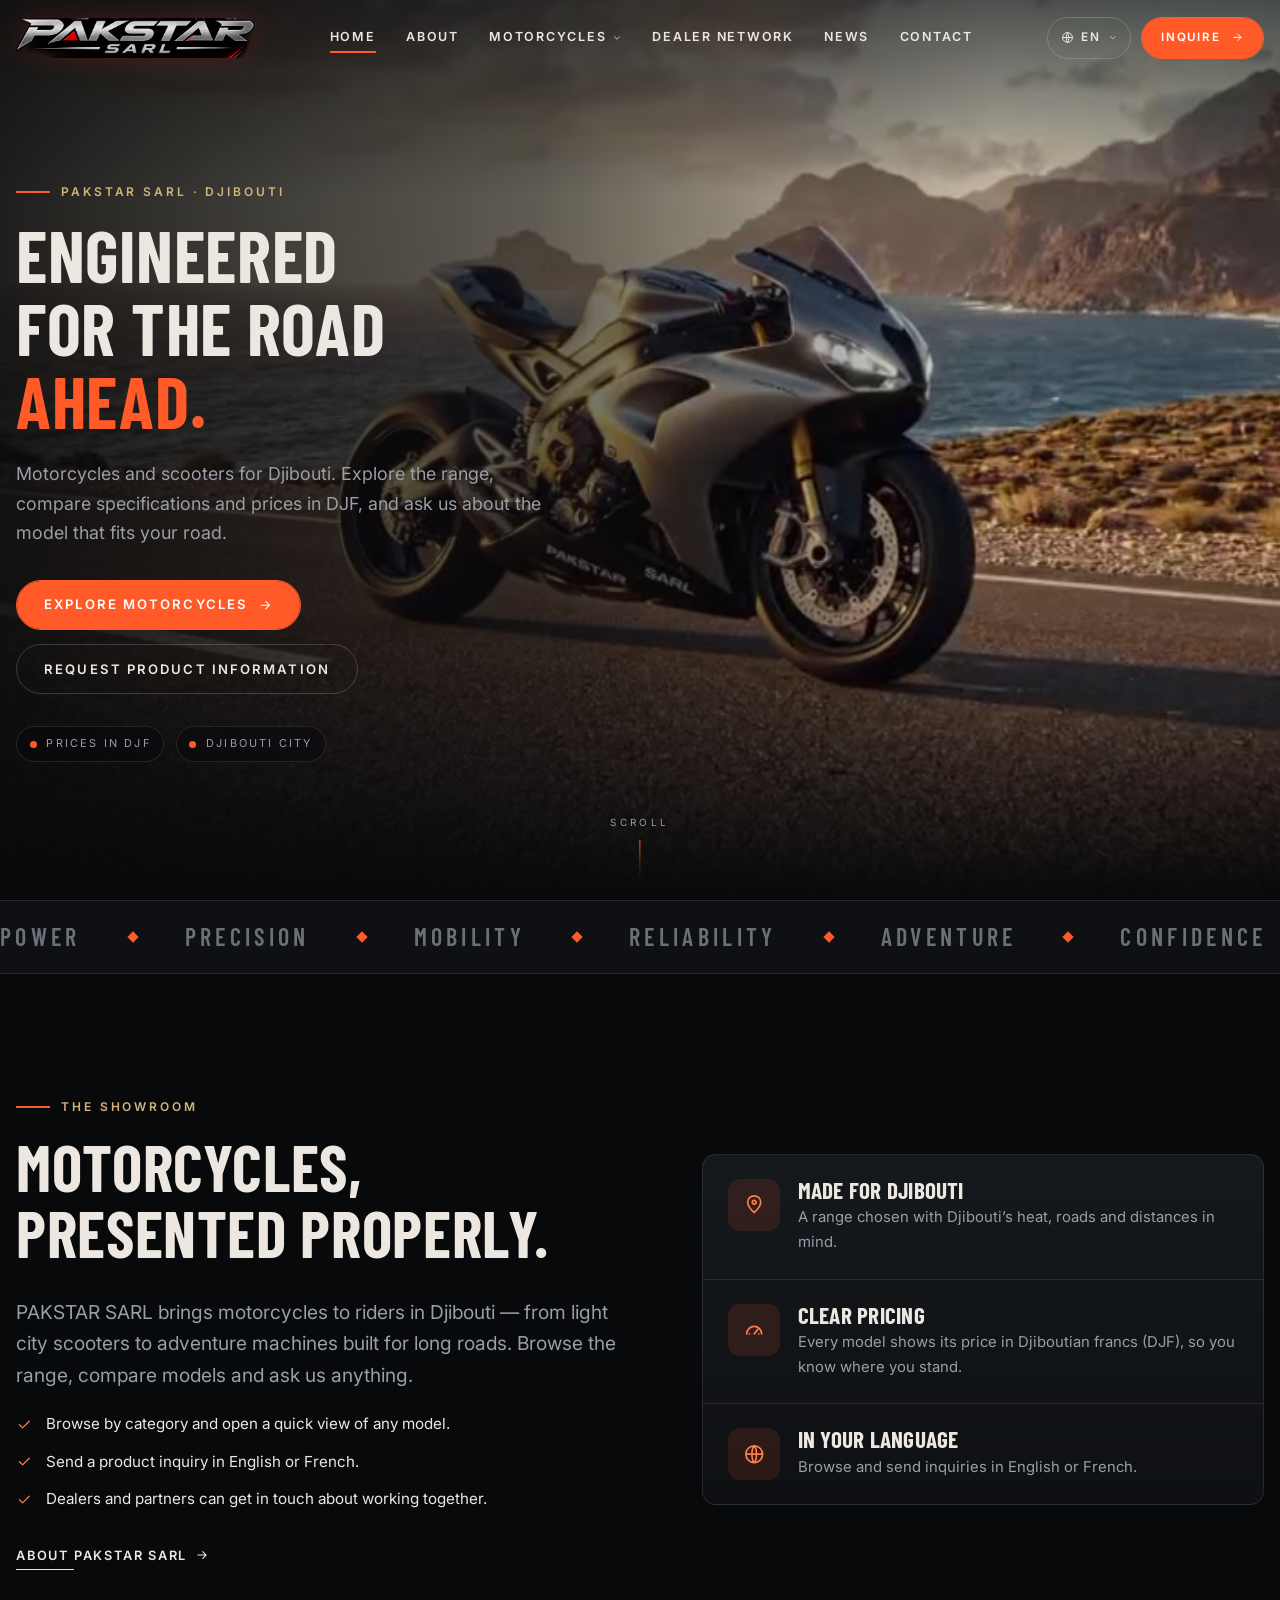
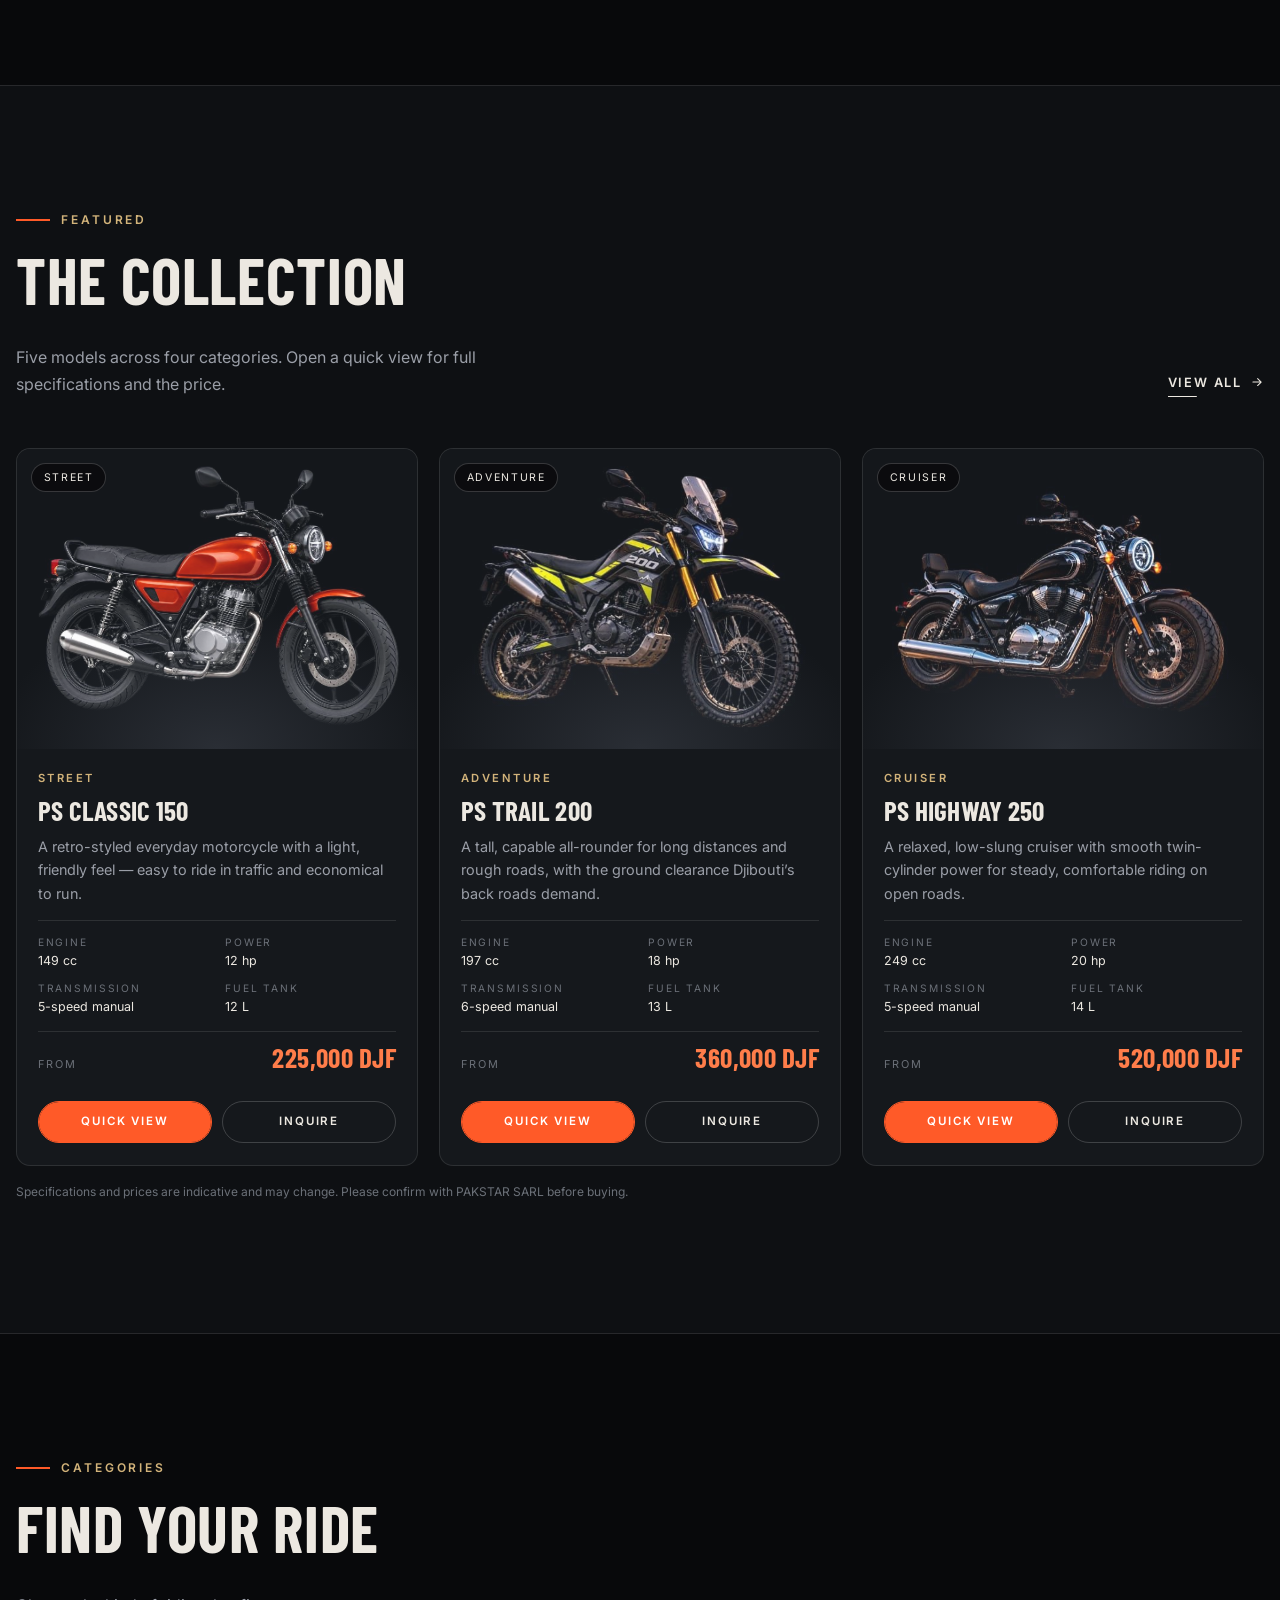
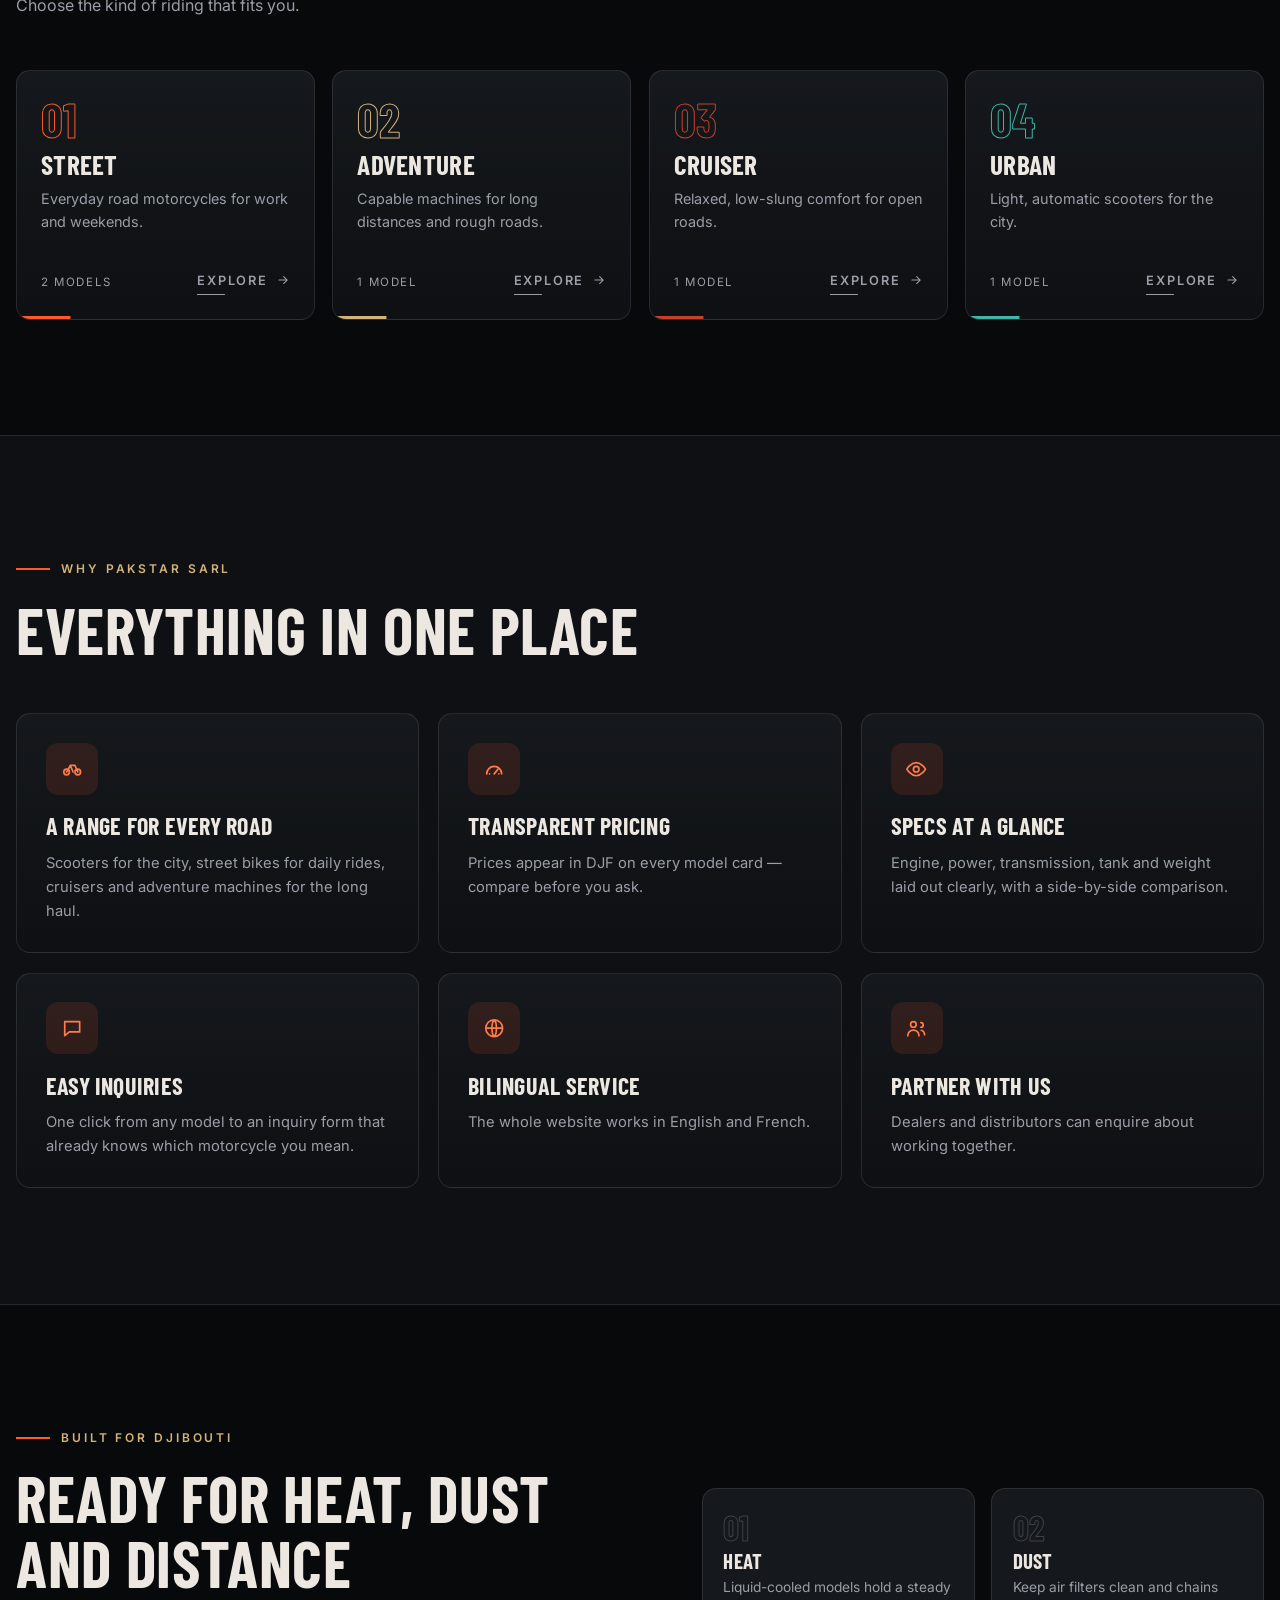
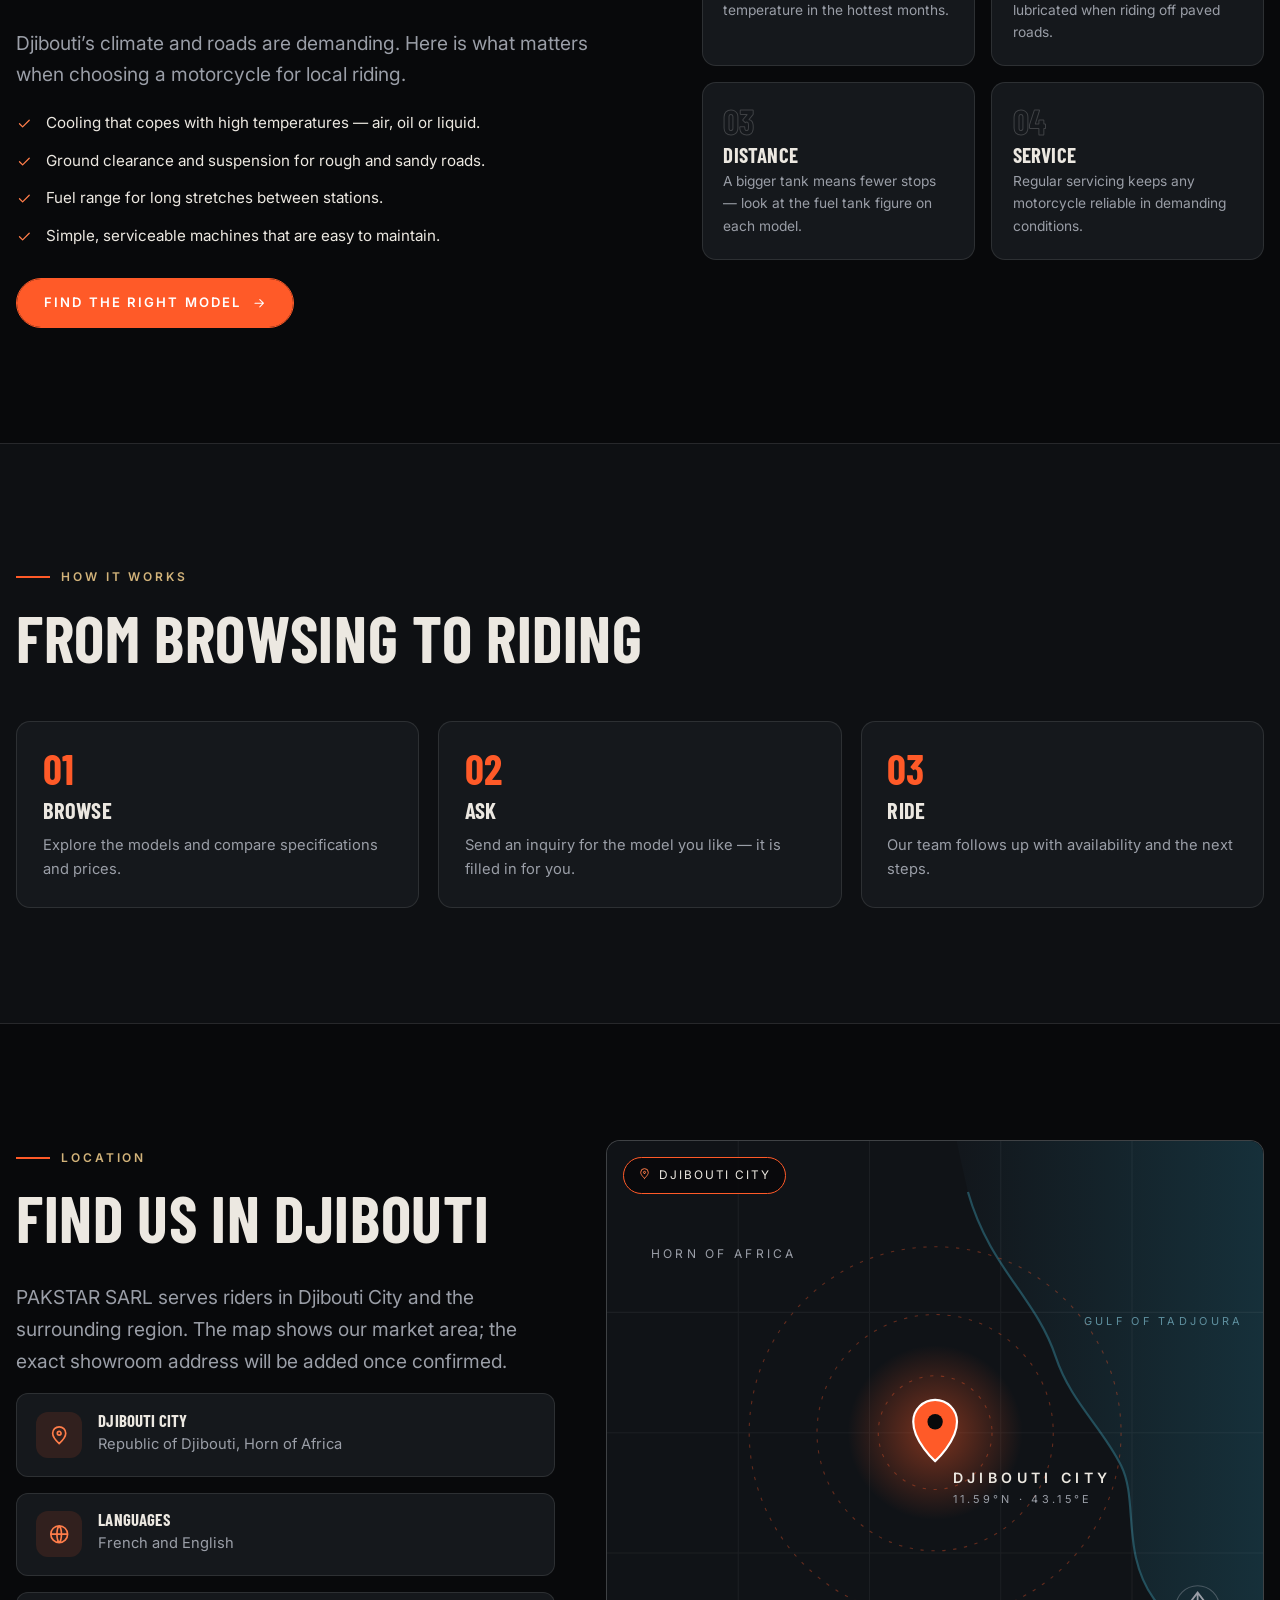
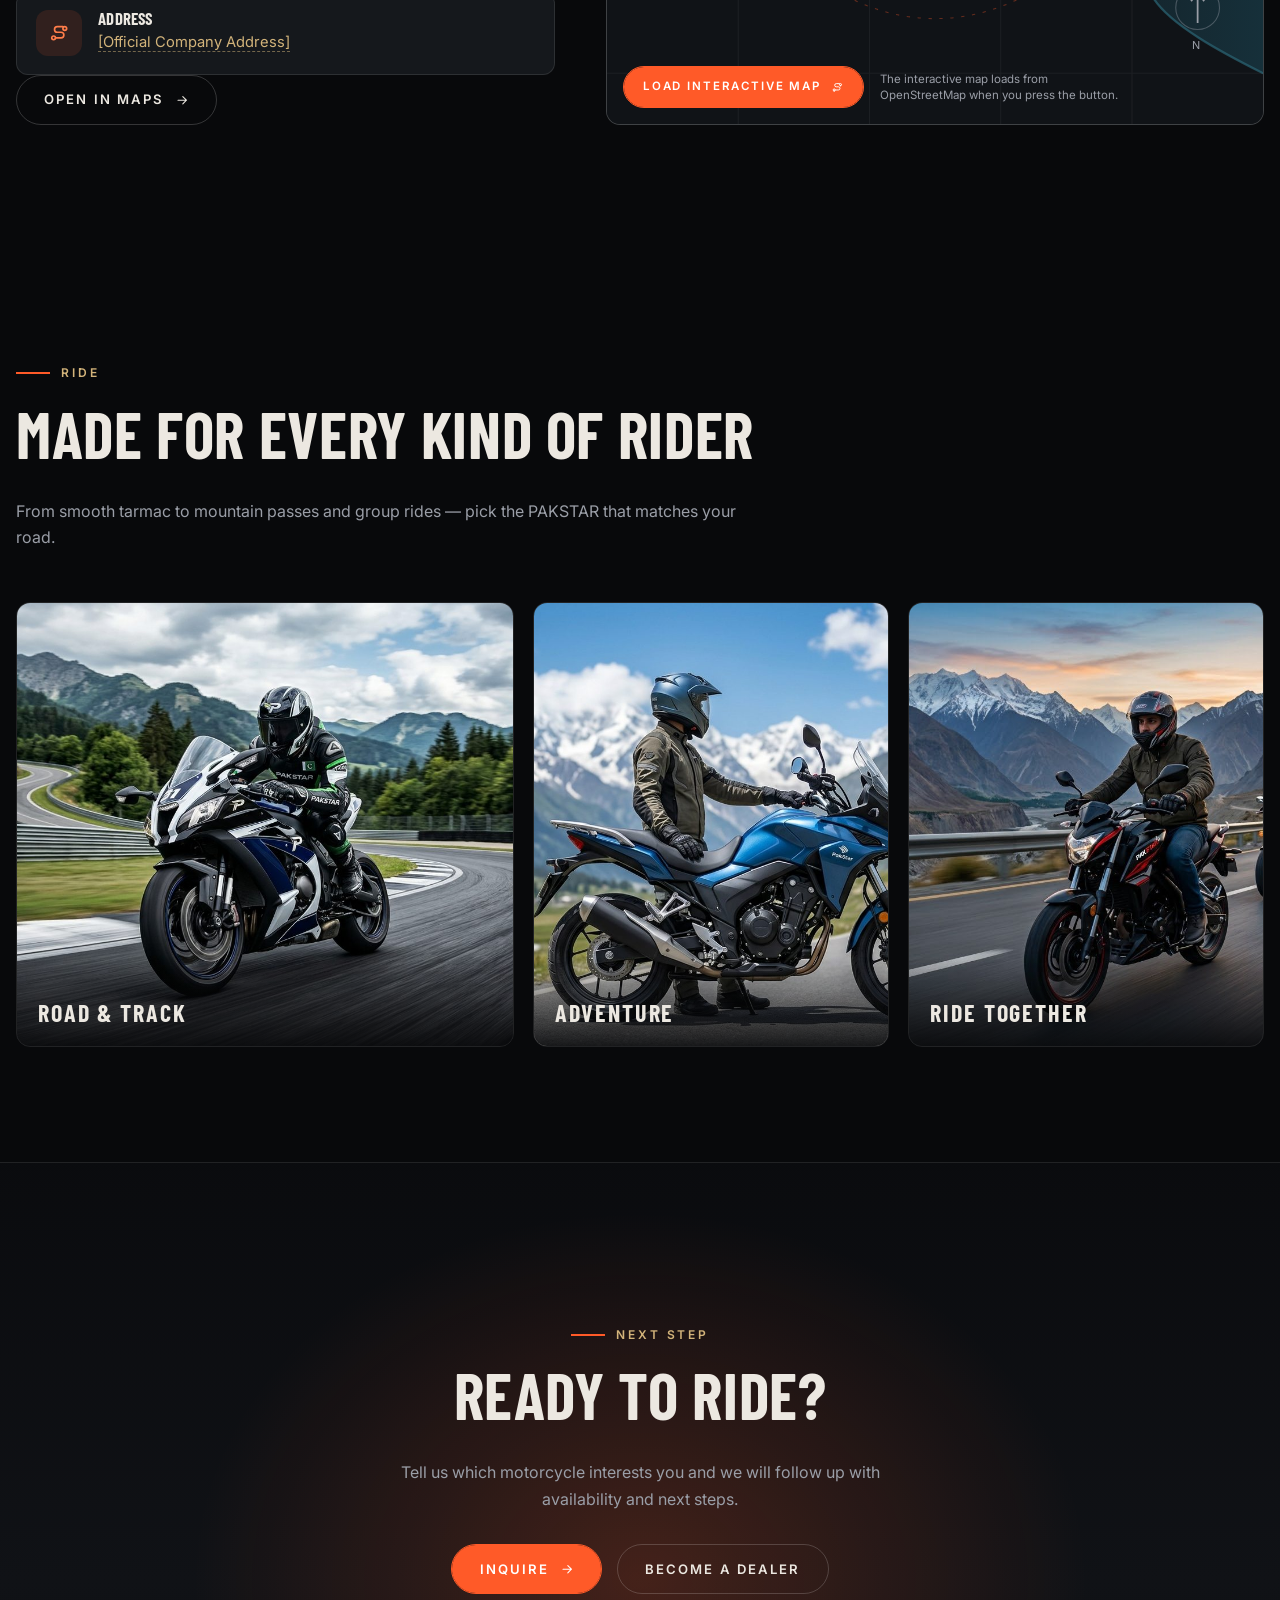
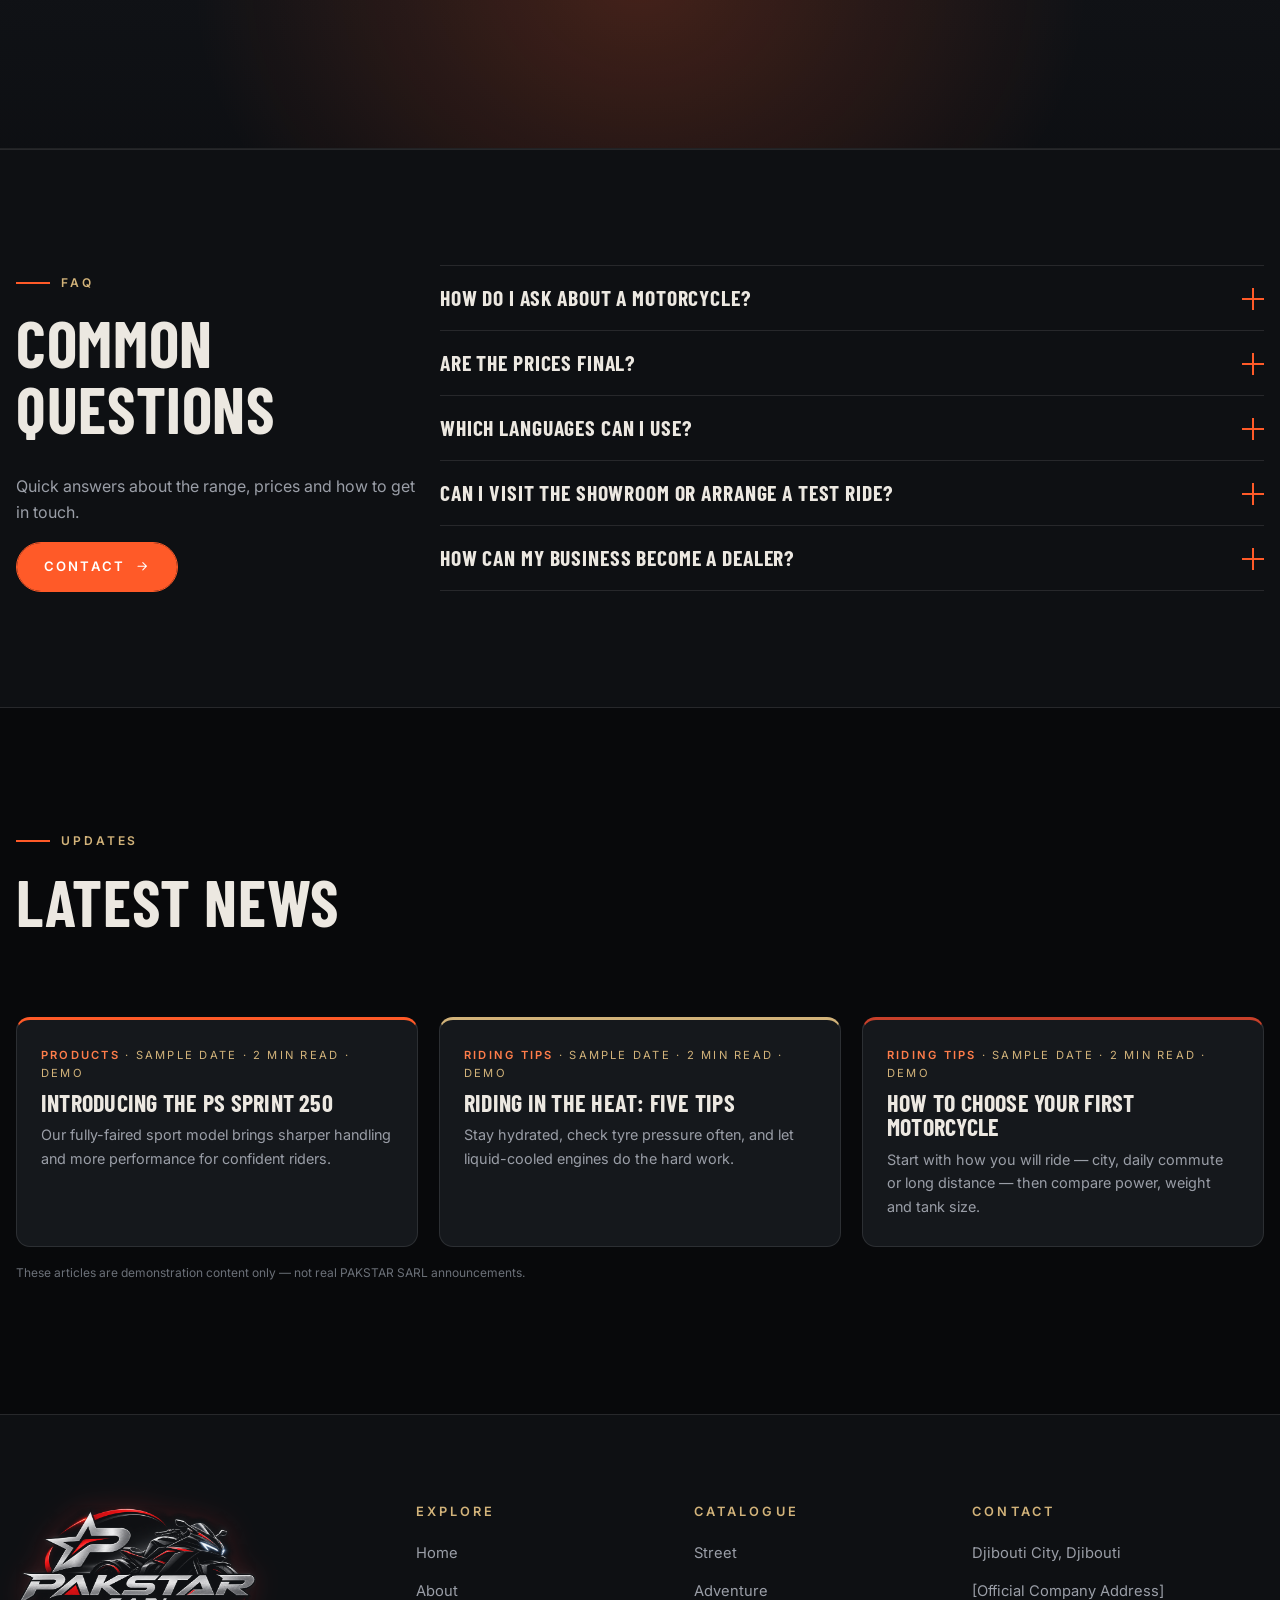
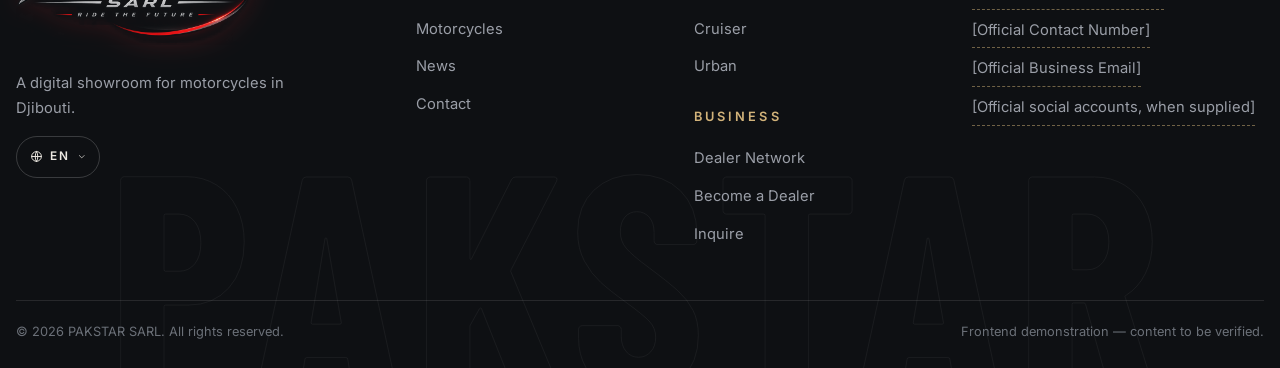
<file: index.html>
<!doctype html>
<html lang="en">
<head>
<meta charset="utf-8">
<meta name="viewport" content="width=device-width, initial-scale=1, viewport-fit=cover">
<title data-i18n="meta.home.t">PAKSTAR SARL — Motorcycles in Djibouti</title>
<meta name="description" data-i18n-content="meta.home.d" content="PAKSTAR SARL — a digital showroom for motorcycles in Djibouti. Explore the collection and request product information.">
<meta name="theme-color" content="#08090b">
<link rel="icon" type="image/png" sizes="32x32" href="assets/icons/favicon-32.png">
<link rel="icon" type="image/png" sizes="64x64" href="assets/icons/favicon-64.png">
<link rel="apple-touch-icon" href="assets/icons/apple-touch-icon.png">
<script>document.documentElement.classList.add('js');try{if(sessionStorage.getItem('pakstar.seen')){document.documentElement.classList.add('no-loader')}}catch(e){}</script>
<link rel="preconnect" href="https://fonts.googleapis.com">
<link rel="preconnect" href="https://fonts.gstatic.com" crossorigin>
<link href="https://fonts.googleapis.com/css2?family=Barlow+Condensed:wght@500;600;700&amp;family=Inter:wght@400;500;600&amp;display=swap" rel="stylesheet">
<link rel="stylesheet" href="assets/vendor/bootstrap.min.css">
<link rel="stylesheet" href="css/style.css">
<link rel="stylesheet" href="css/animations.css">
<link rel="stylesheet" href="css/responsive.css">
</head>
<body data-page="home">
<div class="loader" id="loader" aria-hidden="true"><div class="loader__inner"><img class="loader__logo" src="assets/img/logo.png" alt="" width="800" height="467"><div class="loader__sub">SARL · DJIBOUTI</div><div class="loader__bar"><i id="loaderBar"></i></div><div class="loader__pct" id="loaderPct">0</div></div></div>

<main id="main">
<section class="hero hero--video" id="top" aria-labelledby="heroTitle">
  <video class="hero__video" autoplay muted loop playsinline preload="auto" poster="assets/video/hero-poster.jpg" aria-hidden="true" tabindex="-1"><source src="assets/video/hero.mp4" type="video/mp4"></video>
  <div class="hero__shade" aria-hidden="true"></div>
  <div class="container-xl hero__inner">
    <div class="hero__copy">
      <span class="eyebrow h-fade" style="--i:0" data-i18n="hero.eyebrow">PAKSTAR SARL · Djibouti</span>
      <h1 id="heroTitle"><span class="ln" style="--i:0"><span data-i18n="hero.l1">Engineered</span></span><span class="ln" style="--i:1"><span data-i18n="hero.l2">for the road</span></span><span class="ln" style="--i:2"><span class="accent" data-i18n="hero.l3">ahead.</span></span></h1>
      <p class="hero__lead h-fade" style="--i:3" data-i18n="hero.lead">Motorcycles and scooters for Djibouti. Explore the range, compare specifications and prices in DJF, and ask us about the model that fits your road.</p>
      <div class="hero__cta h-fade" style="--i:4">
        <a class="px-btn" href="motorcycles.html"><span data-i18n="hero.cta1">Explore Motorcycles</span><i data-icon="arrow"></i></a>
        <a class="px-btn px-btn--ghost" href="inquiry.html"><span data-i18n="hero.cta2">Request Product Information</span></a>
      </div>
      <div class="hero__chips h-fade" style="--i:5"><span class="hero__tag"><i></i><span data-i18n="hero.tagA">Prices in DJF</span></span><span class="hero__tag"><i></i><span data-i18n="hero.tagB">Djibouti City</span></span></div>
    </div>
  </div>
  <div class="hero__scroll" aria-hidden="true"><span data-i18n="hero.scroll">Scroll</span><i></i></div>
</section>

<div class="marquee" aria-hidden="true"><div class="marquee__track">
  <span data-i18n="mq.1">Power</span><span data-i18n="mq.2">Precision</span><span data-i18n="mq.3">Mobility</span><span data-i18n="mq.4">Reliability</span><span data-i18n="mq.5">Adventure</span><span data-i18n="mq.6">Confidence</span>
  <span data-i18n="mq.1">Power</span><span data-i18n="mq.2">Precision</span><span data-i18n="mq.3">Mobility</span><span data-i18n="mq.4">Reliability</span><span data-i18n="mq.5">Adventure</span><span data-i18n="mq.6">Confidence</span>
</div></div>

<section class="section" id="intro">
  <div class="container-xl"><div class="split">
    <div>
      <span class="eyebrow reveal" data-i18n="home.intro.eyebrow">The showroom</span>
      <h2 class="reveal" data-d="80" data-i18n="home.intro.h2">Motorcycles, presented properly.</h2>
      <p class="lead-px reveal" data-d="140" data-i18n="home.intro.p">PAKSTAR SARL brings motorcycles to riders in Djibouti — from light city scooters to adventure machines built for long roads. Browse the range, compare models and ask us anything.</p>
      <ul class="check reveal" data-d="200"><li><i data-icon="check"></i><span data-i18n="home.intro.c1">Browse by category and open a quick view of any model.</span></li><li><i data-icon="check"></i><span data-i18n="home.intro.c2">Send a product inquiry in English or French.</span></li><li><i data-icon="check"></i><span data-i18n="home.intro.c3">Dealers and partners can get in touch about working together.</span></li></ul>
      <a class="link-arrow reveal" data-d="260" href="about.html"><span data-i18n="home.intro.link">About PAKSTAR SARL</span><i data-icon="arrow"></i></a>
    </div>
    <div class="info-panel reveal" data-reveal="right" data-stagger-in>
      <div class="info-panel__row"><div class="f-card__ico" data-icon="pin"></div><div><h3 data-i18n="home.pnl.1.t">Made for Djibouti</h3><p data-i18n="home.pnl.1.d">A range chosen with Djibouti’s heat, roads and distances in mind.</p></div></div>
      <div class="info-panel__row"><div class="f-card__ico" data-icon="gauge"></div><div><h3 data-i18n="home.pnl.2.t">Clear pricing</h3><p data-i18n="home.pnl.2.d">Every model shows its price in Djiboutian francs (DJF), so you know where you stand.</p></div></div>
      <div class="info-panel__row"><div class="f-card__ico" data-icon="globe"></div><div><h3 data-i18n="home.pnl.3.t">In your language</h3><p data-i18n="home.pnl.3.d">Browse and send inquiries in English or French.</p></div></div>
    </div>
  </div></div>
</section>

<section class="section section--alt" id="collection" aria-labelledby="collTitle">
  <div class="container-xl">
    <div class="sec-head sec-head--row">
      <div><span class="eyebrow reveal" data-i18n="home.feat.eyebrow">Featured</span><h2 class="reveal" data-d="80" id="collTitle" data-i18n="home.feat.h2">The collection</h2><p class="reveal" data-d="140" style="max-width:56ch;margin:0" data-i18n="home.feat.p">Five models across four categories. Open a quick view for full specifications and the price.</p></div>
      <a class="link-arrow reveal" data-d="200" href="motorcycles.html"><span data-i18n="c.viewall">View all</span><i data-icon="arrow"></i></a>
    </div>
    <div class="p-grid" id="featured"></div>
    <p class="demo-note" data-i18n="c.sample.note">Specifications and prices are indicative and may change. Please confirm with PAKSTAR SARL before buying.</p>
  </div>
</section>

<section class="section" id="categories" aria-labelledby="catTitle">
  <div class="container-xl">
    <div class="sec-head"><span class="eyebrow reveal" data-i18n="home.cat.eyebrow">Categories</span><h2 class="reveal" data-d="80" id="catTitle" data-i18n="home.cat.h2">Find your ride</h2><p class="reveal" data-d="140" data-i18n="home.cat.p">Choose the kind of riding that fits you.</p></div>
    <div class="cat-grid" id="catGrid"></div>
  </div>
</section>

<section class="section section--alt" id="why" aria-labelledby="whyTitle">
  <div class="container-xl">
    <div class="sec-head"><span class="eyebrow reveal" data-i18n="home.why.eyebrow">Why PAKSTAR SARL</span><h2 class="reveal" data-d="80" id="whyTitle" data-i18n="home.why.h2">Everything in one place</h2></div>
    <div class="f-grid" data-stagger>
      <article class="f-card reveal"><div class="f-card__ico" data-icon="bike"></div><h3 data-i18n="home.why.1.t">A range for every road</h3><p data-i18n="home.why.1.d">Scooters for the city, street bikes for daily rides, cruisers and adventure machines for the long haul.</p></article>
      <article class="f-card reveal"><div class="f-card__ico" data-icon="gauge"></div><h3 data-i18n="home.why.2.t">Transparent pricing</h3><p data-i18n="home.why.2.d">Prices appear in DJF on every model card — compare before you ask.</p></article>
      <article class="f-card reveal"><div class="f-card__ico" data-icon="eye"></div><h3 data-i18n="home.why.3.t">Specs at a glance</h3><p data-i18n="home.why.3.d">Engine, power, transmission, tank and weight laid out clearly, with a side-by-side comparison.</p></article>
      <article class="f-card reveal"><div class="f-card__ico" data-icon="chat"></div><h3 data-i18n="home.why.4.t">Easy inquiries</h3><p data-i18n="home.why.4.d">One click from any model to an inquiry form that already knows which motorcycle you mean.</p></article>
      <article class="f-card reveal"><div class="f-card__ico" data-icon="globe"></div><h3 data-i18n="home.why.5.t">Bilingual service</h3><p data-i18n="home.why.5.d">The whole website works in English and French.</p></article>
      <article class="f-card reveal"><div class="f-card__ico" data-icon="users"></div><h3 data-i18n="home.why.6.t">Partner with us</h3><p data-i18n="home.why.6.d">Dealers and distributors can enquire about working together.</p></article>
    </div>
  </div>
</section>

<section class="section" id="climate" aria-labelledby="climTitle">
  <div class="container-xl"><div class="split">
    <div>
      <span class="eyebrow reveal" data-i18n="home.clim.eyebrow">Built for Djibouti</span>
      <h2 class="reveal" data-d="80" id="climTitle" data-i18n="home.clim.h2">Ready for heat, dust and distance</h2>
      <p class="lead-px reveal" data-d="140" data-i18n="home.clim.p">Djibouti’s climate and roads are demanding. Here is what matters when choosing a motorcycle for local riding.</p>
      <ul class="check reveal" data-d="200"><li><i data-icon="check"></i><span data-i18n="home.clim.c1">Cooling that copes with high temperatures — air, oil or liquid.</span></li><li><i data-icon="check"></i><span data-i18n="home.clim.c2">Ground clearance and suspension for rough and sandy roads.</span></li><li><i data-icon="check"></i><span data-i18n="home.clim.c3">Fuel range for long stretches between stations.</span></li><li><i data-icon="check"></i><span data-i18n="home.clim.c4">Simple, serviceable machines that are easy to maintain.</span></li></ul>
      <a class="px-btn reveal" data-d="260" href="motorcycles.html"><span data-i18n="home.clim.cta">Find the right model</span><i data-icon="arrow"></i></a>
    </div>
    <div class="mini-grid" data-stagger>
      <div class="mini reveal"><span class="num">01</span><h3 data-i18n="home.clim.1.t">Heat</h3><p data-i18n="home.clim.1.d">Liquid-cooled models hold a steady temperature in the hottest months.</p></div>
      <div class="mini reveal"><span class="num">02</span><h3 data-i18n="home.clim.2.t">Dust</h3><p data-i18n="home.clim.2.d">Keep air filters clean and chains lubricated when riding off paved roads.</p></div>
      <div class="mini reveal"><span class="num">03</span><h3 data-i18n="home.clim.3.t">Distance</h3><p data-i18n="home.clim.3.d">A bigger tank means fewer stops — look at the fuel tank figure on each model.</p></div>
      <div class="mini reveal"><span class="num">04</span><h3 data-i18n="home.clim.4.t">Service</h3><p data-i18n="home.clim.4.d">Regular servicing keeps any motorcycle reliable in demanding conditions.</p></div>
    </div>
  </div></div>
</section>

<section class="section section--alt" id="how" aria-labelledby="howTitle">
  <div class="container-xl">
    <div class="sec-head"><span class="eyebrow reveal" data-i18n="home.how.eyebrow">How it works</span><h2 class="reveal" data-d="80" id="howTitle" data-i18n="home.how.h2">From browsing to riding</h2></div>
    <div class="steps" data-stagger>
      <div class="step reveal"><h3 data-i18n="home.how.1.t">Browse</h3><p data-i18n="home.how.1.d">Explore the models and compare specifications and prices.</p></div>
      <div class="step reveal"><h3 data-i18n="home.how.2.t">Ask</h3><p data-i18n="home.how.2.d">Send an inquiry for the model you like — it is filled in for you.</p></div>
      <div class="step reveal"><h3 data-i18n="home.how.3.t">Ride</h3><p data-i18n="home.how.3.d">Our team follows up with availability and the next steps.</p></div>
    </div>
  </div>
</section>

<section class="section" id="location" aria-labelledby="locTitle"><div class="container-xl"><div class="loc">
  <div class="loc__copy">
    <span class="eyebrow reveal" data-i18n="loc.eyebrow">Location</span>
    <h2 id="locTitle" class="reveal" data-d="80" data-i18n="loc.h2">Find us in Djibouti</h2>
    <p class="lead-px reveal" data-d="140" data-i18n="loc.p">PAKSTAR SARL serves riders in Djibouti City and the surrounding region. The map shows our market area; the exact showroom address will be added once confirmed.</p>
    <ul class="c-list reveal" data-d="200">
      <li class="c-item"><div class="f-card__ico" data-icon="pin"></div><div><h4 data-i18n="loc.city">Djibouti City</h4><p data-i18n="loc.country">Republic of Djibouti, Horn of Africa</p></div></li>
      <li class="c-item"><div class="f-card__ico" data-icon="globe"></div><div><h4 data-i18n="loc.lang">Languages</h4><p data-i18n="loc.lang.d">French and English</p></div></li>
      <li class="c-item"><div class="f-card__ico" data-icon="route"></div><div><h4 data-i18n="contact.addr">Address</h4><p><span class="ph" data-i18n="ph.address">[Official Company Address]</span></p></div></li>
    </ul>
    <a class="px-btn px-btn--ghost reveal" data-d="260" target="_blank" rel="noopener" href="https://www.openstreetmap.org/?mlat=11.588&amp;mlon=43.145#map=13/11.588/43.145"><span data-i18n="loc.open">Open in Maps</span><i data-icon="arrow"></i></a>
  </div>
  <div class="loc__map reveal" data-reveal="scale" data-map-src="https://www.openstreetmap.org/export/embed.html?bbox=43.0900%2C11.5400%2C43.2000%2C11.6350&amp;layer=mapnik&amp;marker=11.588%2C43.145">
    <svg class="loc__art" viewBox="0 -80 600 600" preserveAspectRatio="xMidYMid slice" aria-hidden="true" focusable="false">
      <defs><linearGradient id="sea" x1="0" x2="1"><stop offset="0" stop-color="#12161b"/><stop offset="1" stop-color="#16303a"/></linearGradient><radialGradient id="pinGlow"><stop offset="0" stop-color="#ff5a28" stop-opacity=".45"/><stop offset="1" stop-color="#ff5a28" stop-opacity="0"/></radialGradient></defs>
      <rect y="-80" width="600" height="600" fill="#101317"/>
      <path d="M600 -80H314C320 -40 326 -20 330 0C350 70 392 96 410 150C424 192 452 214 470 250C486 282 470 330 500 372C516 396 560 420 600 440V520H600Z" fill="url(#sea)"/>
      <path d="M330 0C350 70 392 96 410 150C424 192 452 214 470 250C486 282 470 330 500 372C516 396 560 420 600 440" fill="none" stroke="#2c6575" stroke-width="2" stroke-opacity=".7"/>
      <g stroke="#ffffff" stroke-opacity=".05"><path d="M0 110H600M0 220H600M0 330H600M0 440H600M120 -80V520M240 -80V520M360 -80V520M480 -80V520"/></g>
      <g fill="none" stroke="#ff5a28" stroke-opacity=".35" stroke-dasharray="3 7"><circle cx="300" cy="220" r="52"/><circle cx="300" cy="220" r="108"/><circle cx="300" cy="220" r="170"/></g>
      <circle cx="300" cy="220" r="80" fill="url(#pinGlow)"/>
      <path d="M300 246s20-18 20-36a20 20 0 10-40 0c0 18 20 36 20 36z" fill="#ff5a28" stroke="#fff" stroke-width="2"/><circle cx="300" cy="210" r="7" fill="#08090b"/>
      <g font-family="Inter,Arial,sans-serif" letter-spacing="3" fill="#9a9ea7" font-size="11"><text x="436" y="122" fill="#5e8f9e" font-size="10">GULF OF TADJOURA</text><text x="40" y="60">HORN OF AFRICA</text><text x="316" y="266" fill="#ece8e1" font-size="13" font-weight="600" letter-spacing="4">DJIBOUTI CITY</text><text x="316" y="284" font-size="10">11.59°N · 43.15°E</text></g>
      <g transform="translate(540 380)" stroke="#9a9ea7" fill="none"><circle r="20" stroke-opacity=".4"/><path d="M0-14V14M-6-6L0-14L6-6" stroke-width="1.6"/></g><text x="535" y="418" fill="#9a9ea7" font-size="10" font-family="Inter,Arial,sans-serif">N</text>
    </svg>
    <div class="loc__badge"><i data-icon="pin"></i><span data-i18n="loc.badge">Djibouti City</span></div>
    <div class="loc__actions"><button type="button" class="px-btn px-btn--sm" data-load-map><span data-i18n="loc.load">Load interactive map</span><i data-icon="route"></i></button><small data-i18n="loc.note">The interactive map loads from OpenStreetMap when you press the button.</small></div>
  </div></div></div></section>

<section class="section" id="ride" aria-labelledby="rideTitle"><div class="container-xl">
  <div class="sec-head"><span class="eyebrow reveal" data-i18n="home.ride.eyebrow">Ride</span><h2 id="rideTitle" class="reveal" data-d="80" data-i18n="home.ride.h2">Made for every kind of rider</h2><p class="reveal" data-d="140" data-i18n="home.ride.p">From smooth tarmac to mountain passes and group rides — pick the PAKSTAR that matches your road.</p></div>
  <div class="ride-grid">
    <figure class="ride reveal" data-reveal="up"><img src="assets/img/hero-track.jpg" alt="" loading="lazy" decoding="async"><figcaption data-i18n="home.ride.1">Road &amp; track</figcaption></figure>
    <figure class="ride reveal" data-reveal="up" data-d="100"><img src="assets/img/hero-adventure.jpg" alt="" loading="lazy" decoding="async"><figcaption data-i18n="home.ride.2">Adventure</figcaption></figure>
    <figure class="ride reveal" data-reveal="up" data-d="200"><img src="assets/img/hero-riders.jpg" alt="" loading="lazy" decoding="async"><figcaption data-i18n="home.ride.3">Ride together</figcaption></figure>
  </div>
</div></section>

<section class="banner" aria-labelledby="banTitle">
  <div class="banner__bg" data-parallax="0.18"></div>
  <div class="container-xl">
    <span class="eyebrow reveal" data-i18n="home.ban.eyebrow">Next step</span>
    <h2 id="banTitle" class="reveal" data-d="80" data-i18n="home.ban.h2">Ready to ride?</h2>
    <p class="reveal" data-d="140" data-i18n="home.ban.p">Tell us which motorcycle interests you and we will follow up with availability and next steps.</p>
    <div class="reveal" data-d="200" style="display:flex;gap:.9rem;justify-content:center;flex-wrap:wrap"><a class="px-btn" href="inquiry.html"><span data-i18n="nav.inquire">Inquire</span><i data-icon="arrow"></i></a><a class="px-btn px-btn--ghost" href="become-a-dealer.html"><span data-i18n="nav.dealer">Become a Dealer</span></a></div>
  </div>
</section>

<section class="section section--alt" id="faq" aria-labelledby="faqTitle"><div class="container-xl"><div class="row g-5">
  <div class="col-lg-4"><span class="eyebrow reveal" data-i18n="faq.eyebrow">FAQ</span><h2 id="faqTitle" class="reveal" data-d="80" data-i18n="faq.h2">Common questions</h2><p class="reveal" data-d="140" data-i18n="faq.p">Quick answers about the range, prices and how to get in touch.</p><a class="px-btn reveal" data-d="200" href="contact.html"><span data-i18n="nav.contact">Contact</span><i data-icon="arrow"></i></a></div>
  <div class="col-lg-8"><div class="acc reveal" id="faqAcc"><div class="acc__item"><h3 style="margin:0"><button class="acc__btn" type="button" data-bs-toggle="collapse" data-bs-target="#faqAcc1" aria-expanded="false" aria-controls="faqAcc1"><span data-i18n="faq.1.q">How do I ask about a motorcycle?</span><span class="pm" aria-hidden="true"></span></button></h3><div id="faqAcc1" class="collapse" data-bs-parent="#faqAcc"><div class="acc__body" data-i18n="faq.1.a">Open any model and press Inquire. The model is carried into the inquiry form, so you only add your details.</div></div></div><div class="acc__item"><h3 style="margin:0"><button class="acc__btn" type="button" data-bs-toggle="collapse" data-bs-target="#faqAcc2" aria-expanded="false" aria-controls="faqAcc2"><span data-i18n="faq.2.q">Are the prices final?</span><span class="pm" aria-hidden="true"></span></button></h3><div id="faqAcc2" class="collapse" data-bs-parent="#faqAcc"><div class="acc__body" data-i18n="faq.2.a">Prices on this site are indicative and shown in Djiboutian francs (DJF). Please confirm the current price and availability with PAKSTAR SARL before buying.</div></div></div><div class="acc__item"><h3 style="margin:0"><button class="acc__btn" type="button" data-bs-toggle="collapse" data-bs-target="#faqAcc3" aria-expanded="false" aria-controls="faqAcc3"><span data-i18n="faq.3.q">Which languages can I use?</span><span class="pm" aria-hidden="true"></span></button></h3><div id="faqAcc3" class="collapse" data-bs-parent="#faqAcc"><div class="acc__body" data-i18n="faq.3.a">The website and the inquiry forms work in English and French. Use the language selector in the header.</div></div></div><div class="acc__item"><h3 style="margin:0"><button class="acc__btn" type="button" data-bs-toggle="collapse" data-bs-target="#faqAcc4" aria-expanded="false" aria-controls="faqAcc4"><span data-i18n="faq.4.q">Can I visit the showroom or arrange a test ride?</span><span class="pm" aria-hidden="true"></span></button></h3><div id="faqAcc4" class="collapse" data-bs-parent="#faqAcc"><div class="acc__body" data-i18n="faq.4.a">Send an inquiry or contact us to arrange a visit. The exact showroom address will be published here once confirmed.</div></div></div><div class="acc__item"><h3 style="margin:0"><button class="acc__btn" type="button" data-bs-toggle="collapse" data-bs-target="#faqAcc5" aria-expanded="false" aria-controls="faqAcc5"><span data-i18n="faq.5.q">How can my business become a dealer?</span><span class="pm" aria-hidden="true"></span></button></h3><div id="faqAcc5" class="collapse" data-bs-parent="#faqAcc"><div class="acc__body" data-i18n="faq.5.a">Use the Become a Dealer form to describe your business. An inquiry does not guarantee approval.</div></div></div></div></div>
</div></div></section>

<section class="section" id="updates" aria-labelledby="updTitle">
  <div class="container-xl">
    <div class="sec-head sec-head--row"><div><span class="eyebrow reveal" data-i18n="home.news.eyebrow">Updates</span><h2 id="updTitle" class="reveal" data-d="80" data-i18n="home.news.h2">Latest news</h2></div><a class="link-arrow reveal" data-d="140" href="news.html"><span data-i18n="c.viewall">View all</span><i data-icon="arrow"></i></a></div>
    <div class="n-grid" id="newsHome"></div>
    <p class="demo-note" data-i18n="news.demo">These articles are demonstration content only — not real PAKSTAR SARL announcements.</p>
  </div>
</section>
</main>

<script src="assets/vendor/bootstrap.bundle.min.js" defer></script>
<script src="js/lang-data.js" defer></script>
<script src="js/i18n.js" defer></script>
<script src="js/storage.js" defer></script>
<script src="js/products.js" defer></script>
<script src="js/modals.js" defer></script>
<script src="js/forms.js" defer></script>
<script src="js/pages.js" defer></script>
<script src="js/main.js" defer></script>
<script>(function(){var v=document.querySelector(".hero__video");if(!v)return;var m=matchMedia("(prefers-reduced-motion: reduce)");function s(){if(m.matches){v.pause()}else{var p=v.play();if(p&&p.catch)p.catch(function(){})}}s();if(m.addEventListener)m.addEventListener("change",s)})();</script>
</body>
</html>
</file>
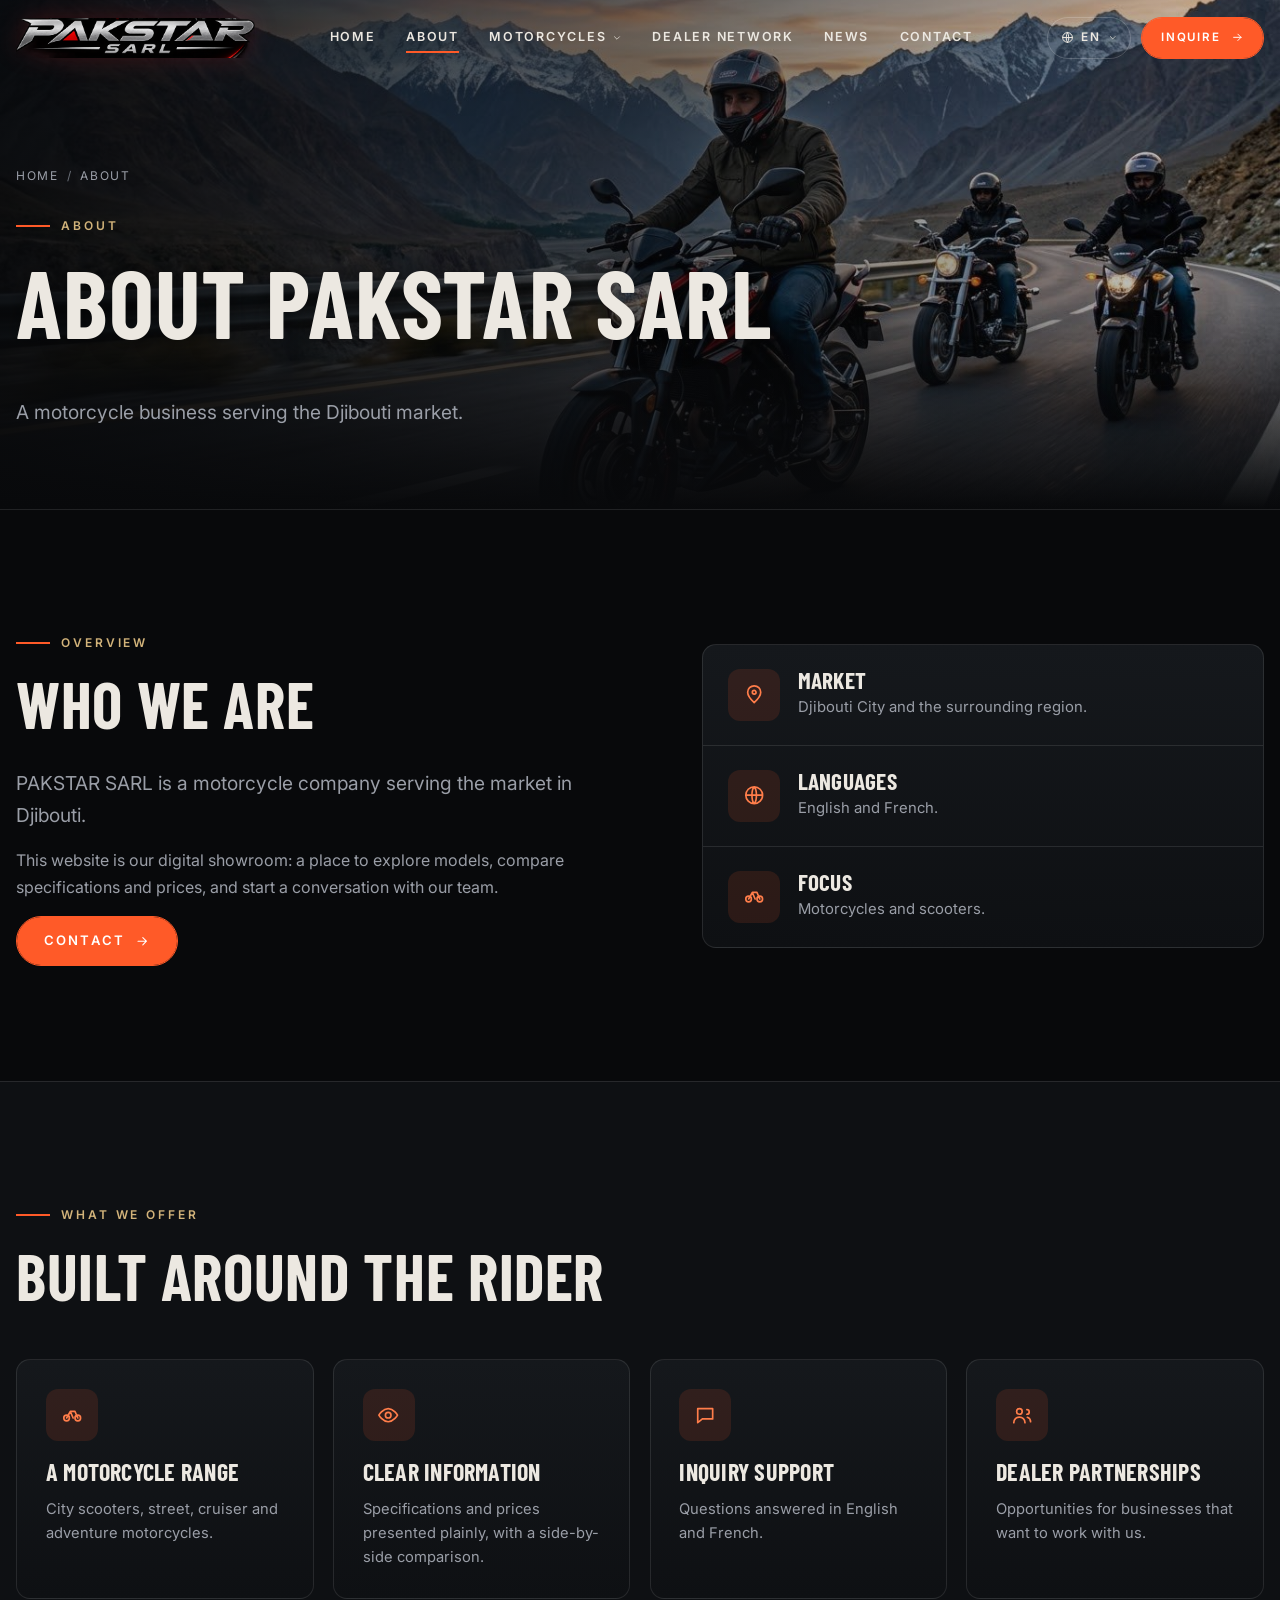
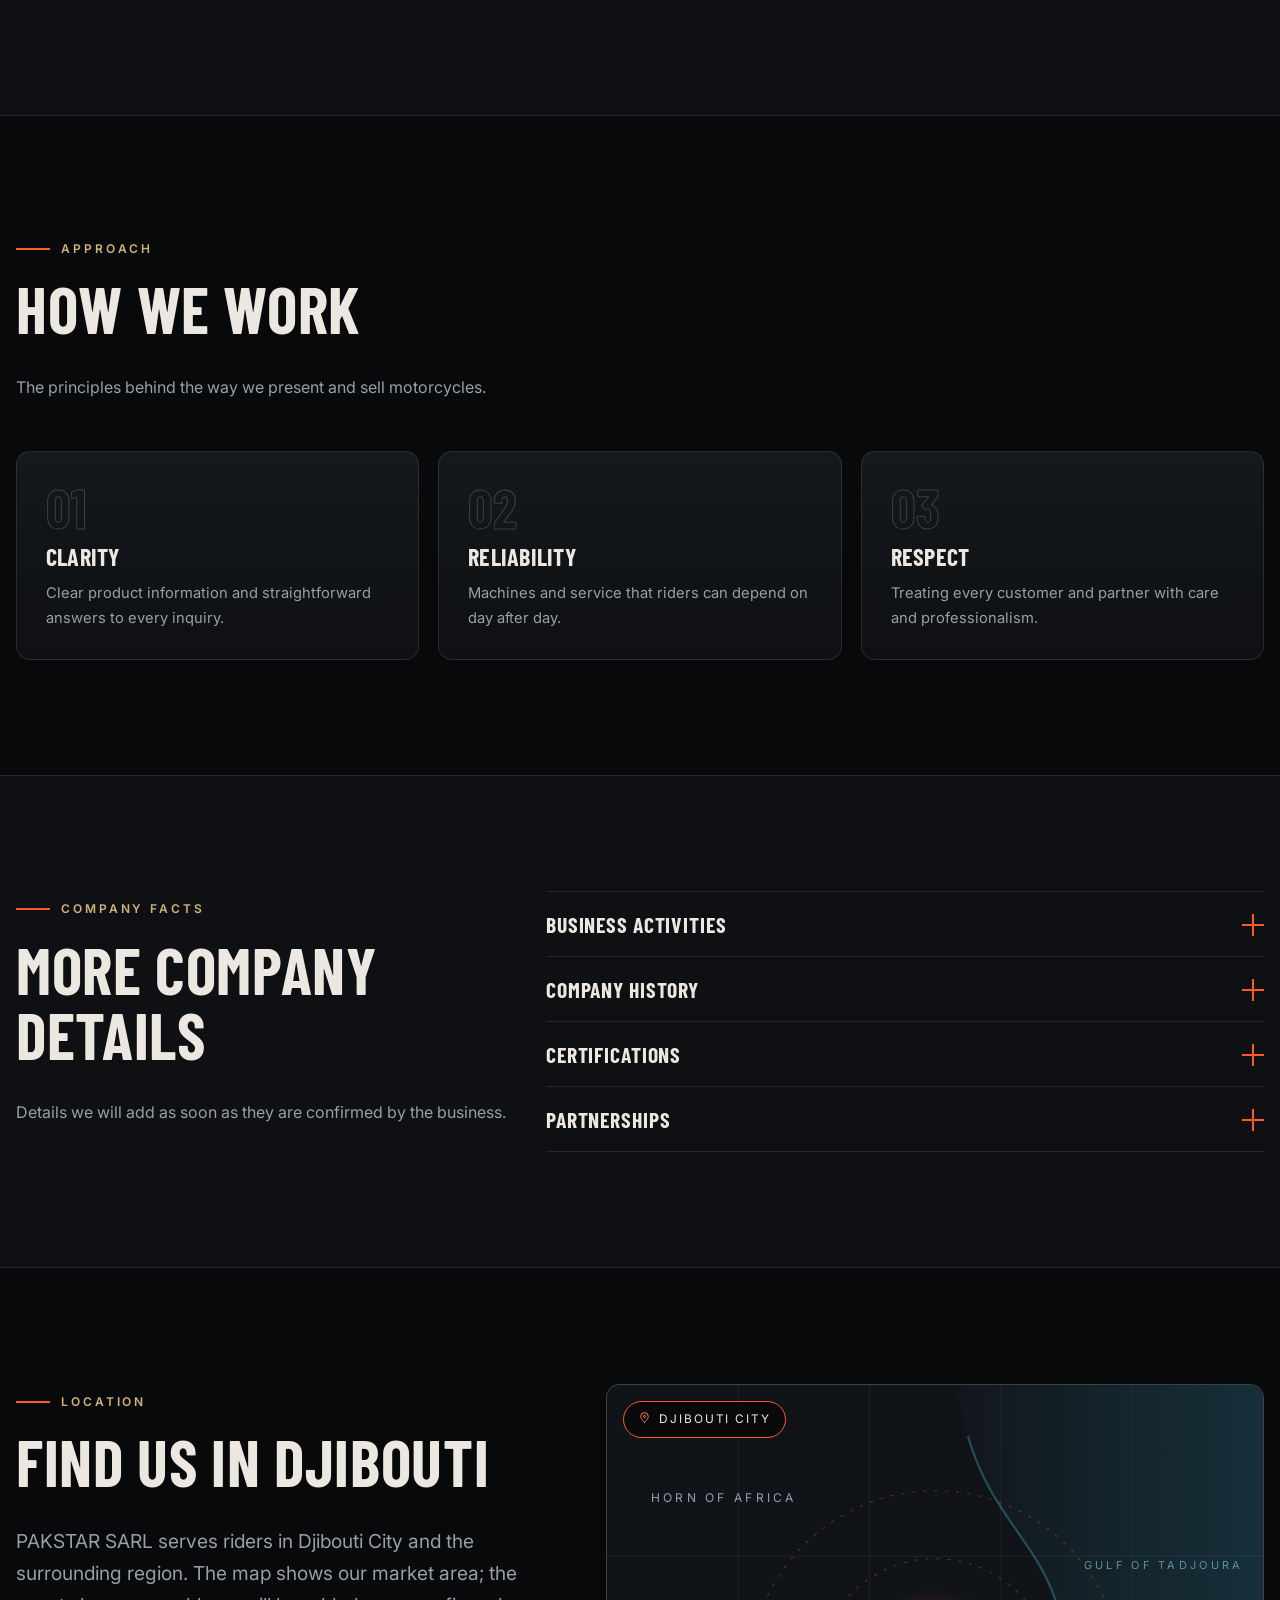
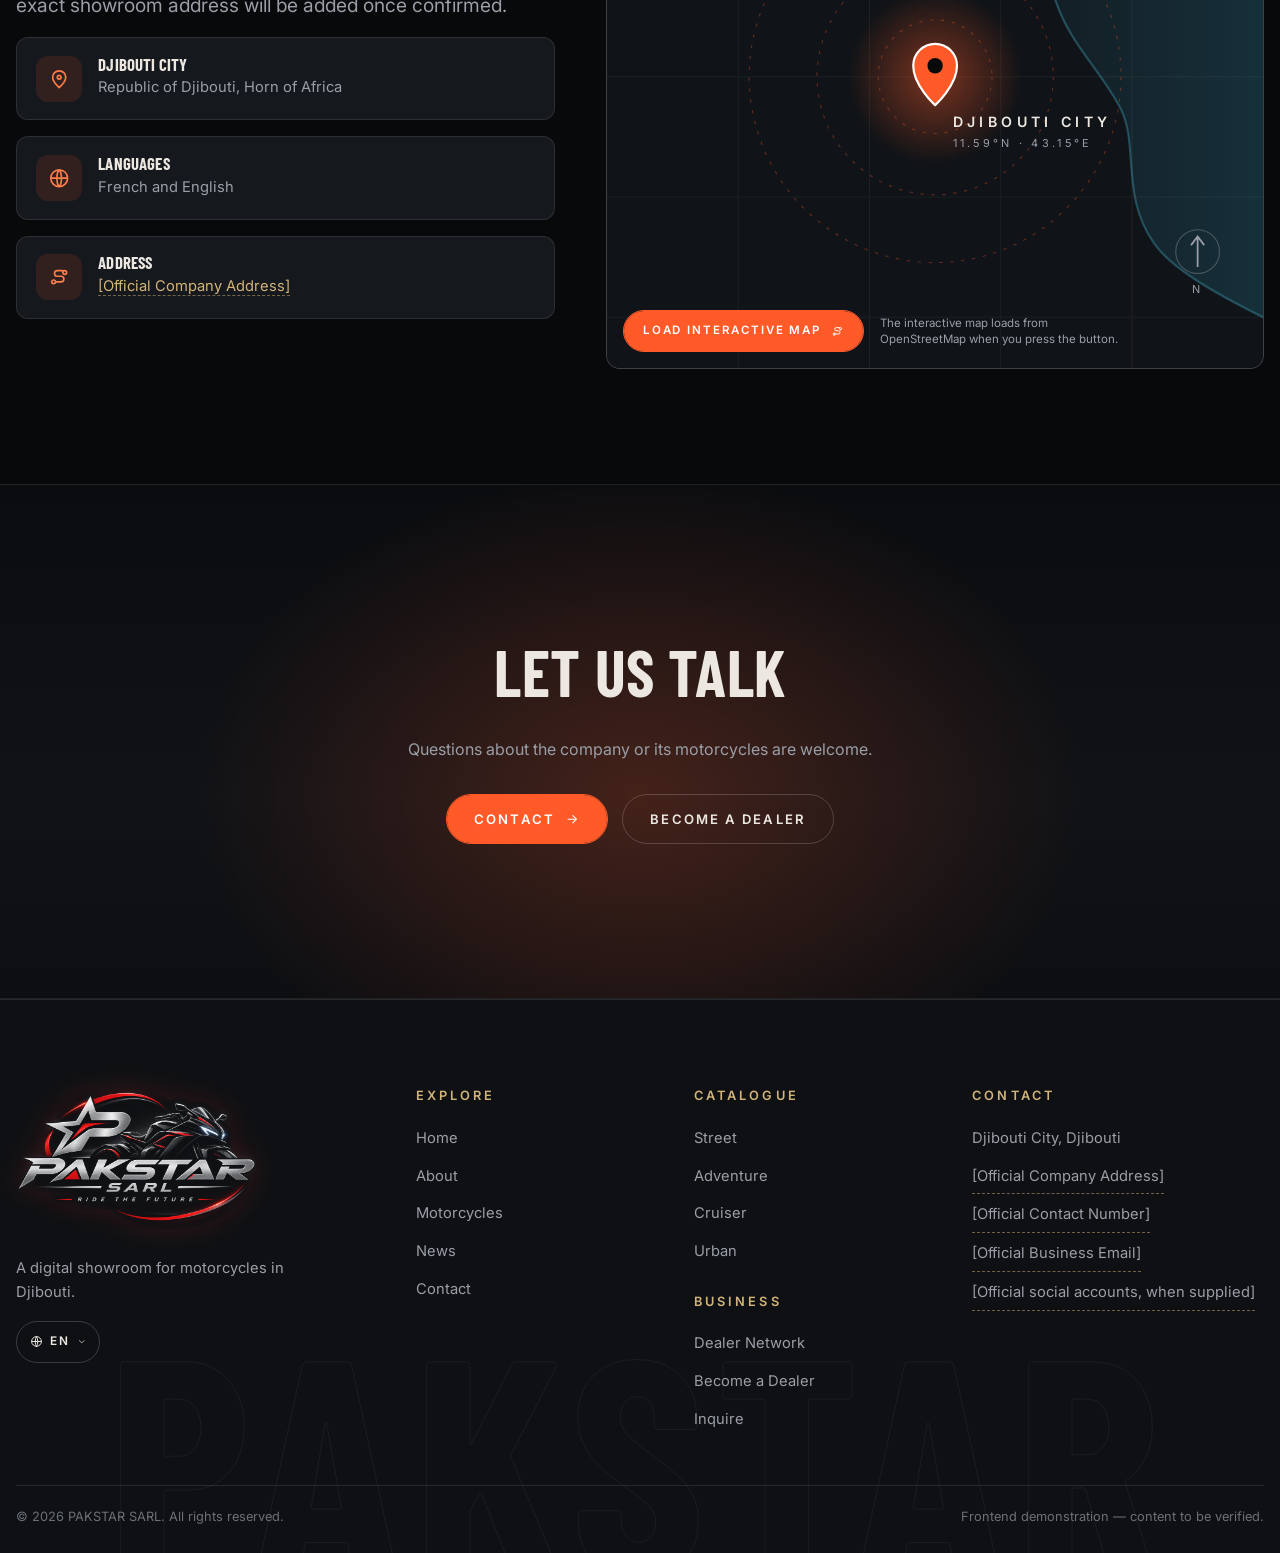
<file: about.html>
<!doctype html>
<html lang="en">
<head>
<meta charset="utf-8">
<meta name="viewport" content="width=device-width, initial-scale=1, viewport-fit=cover">
<title data-i18n="meta.about.t">About — PAKSTAR SARL</title>
<meta name="description" data-i18n-content="meta.about.d" content="About PAKSTAR SARL: company overview, approach and values.">
<meta name="theme-color" content="#08090b">
<link rel="icon" type="image/png" sizes="32x32" href="assets/icons/favicon-32.png">
<link rel="icon" type="image/png" sizes="64x64" href="assets/icons/favicon-64.png">
<link rel="apple-touch-icon" href="assets/icons/apple-touch-icon.png">
<script>document.documentElement.classList.add('js');try{if(sessionStorage.getItem('pakstar.seen')){document.documentElement.classList.add('no-loader')}}catch(e){}</script>
<link rel="preconnect" href="https://fonts.googleapis.com">
<link rel="preconnect" href="https://fonts.gstatic.com" crossorigin>
<link href="https://fonts.googleapis.com/css2?family=Barlow+Condensed:wght@500;600;700&amp;family=Inter:wght@400;500;600&amp;display=swap" rel="stylesheet">
<link rel="stylesheet" href="assets/vendor/bootstrap.min.css">
<link rel="stylesheet" href="css/style.css">
<link rel="stylesheet" href="css/animations.css">
<link rel="stylesheet" href="css/responsive.css">
</head>
<body data-page="about">
<div class="loader" id="loader" aria-hidden="true"><div class="loader__inner"><img class="loader__logo" src="assets/img/logo.png" alt="" width="800" height="467"><div class="loader__sub">SARL · DJIBOUTI</div><div class="loader__bar"><i id="loaderBar"></i></div><div class="loader__pct" id="loaderPct">0</div></div></div>

<main id="main">
<section class="page-hero page-hero--photo">
  <div class="page-hero__bg page-hero__bg--photo" style="background-image:url(assets/img/hero-riders.jpg)" aria-hidden="true"></div>
  <div class="container-xl">
    <ol class="crumbs reveal" aria-label="Breadcrumb"><li><a href="index.html" data-i18n="nav.home">Home</a></li><li aria-current="page"><span data-i18n="nav.about">About</span></li></ol>
    <span class="eyebrow reveal" data-d="80" data-i18n="about.eyebrow">About</span>
    <h1 class="reveal" data-d="140" data-i18n="about.h1">About PAKSTAR SARL</h1>
    <p class="lead-px reveal" data-d="220" data-i18n="about.lead">A motorcycle business serving the Djibouti market.</p>
    
  </div>
</section>
<section class="section"><div class="container-xl"><div class="split">
  <div>
    <span class="eyebrow reveal" data-i18n="about.ov.eyebrow">Overview</span>
    <h2 class="reveal" data-d="80" data-i18n="about.ov.h2">Who we are</h2>
    <p class="lead-px reveal" data-d="140" data-i18n="about.ov.p1">PAKSTAR SARL is a motorcycle company serving the market in Djibouti.</p>
    <p class="reveal" data-d="200" data-i18n="about.ov.p2">This website is our digital showroom: a place to explore models, compare specifications and prices, and start a conversation with our team.</p>
    <a class="px-btn reveal" data-d="260" href="contact.html"><span data-i18n="nav.contact">Contact</span><i data-icon="arrow"></i></a>
  </div>
  <div class="info-panel reveal" data-reveal="right">
    <div class="info-panel__row"><div class="f-card__ico" data-icon="pin"></div><div><h3 data-i18n="about.pnl.1.t">Market</h3><p data-i18n="about.pnl.1.d">Djibouti City and the surrounding region.</p></div></div>
    <div class="info-panel__row"><div class="f-card__ico" data-icon="globe"></div><div><h3 data-i18n="about.pnl.2.t">Languages</h3><p data-i18n="about.pnl.2.d">English and French.</p></div></div>
    <div class="info-panel__row"><div class="f-card__ico" data-icon="bike"></div><div><h3 data-i18n="about.pnl.3.t">Focus</h3><p data-i18n="about.pnl.3.d">Motorcycles and scooters.</p></div></div>
  </div>
</div></div></section>

<section class="section section--alt"><div class="container-xl">
  <div class="sec-head"><span class="eyebrow reveal" data-i18n="about.off.eyebrow">What we offer</span><h2 class="reveal" data-d="80" data-i18n="about.off.h2">Built around the rider</h2></div>
  <div class="f-grid f-grid--4" data-stagger>
    <article class="f-card reveal"><div class="f-card__ico" data-icon="bike"></div><h3 data-i18n="about.off.1.t">A motorcycle range</h3><p data-i18n="about.off.1.d">City scooters, street, cruiser and adventure motorcycles.</p></article>
    <article class="f-card reveal"><div class="f-card__ico" data-icon="eye"></div><h3 data-i18n="about.off.2.t">Clear information</h3><p data-i18n="about.off.2.d">Specifications and prices presented plainly, with a side-by-side comparison.</p></article>
    <article class="f-card reveal"><div class="f-card__ico" data-icon="chat"></div><h3 data-i18n="about.off.3.t">Inquiry support</h3><p data-i18n="about.off.3.d">Questions answered in English and French.</p></article>
    <article class="f-card reveal"><div class="f-card__ico" data-icon="users"></div><h3 data-i18n="about.off.4.t">Dealer partnerships</h3><p data-i18n="about.off.4.d">Opportunities for businesses that want to work with us.</p></article>
  </div>
</div></section>

<section class="section"><div class="container-xl">
  <div class="sec-head"><span class="eyebrow reveal" data-i18n="about.val.eyebrow">Approach</span><h2 class="reveal" data-d="80" data-i18n="about.val.h2">How we work</h2><p class="reveal" data-d="140" data-i18n="about.val.p">The principles behind the way we present and sell motorcycles.</p></div>
  <div class="f-grid" data-stagger>
    <article class="f-card reveal"><div class="num">01</div><h3 data-i18n="about.val.1.t">Clarity</h3><p data-i18n="about.val.1.d">Clear product information and straightforward answers to every inquiry.</p></article>
    <article class="f-card reveal"><div class="num">02</div><h3 data-i18n="about.val.2.t">Reliability</h3><p data-i18n="about.val.2.d">Machines and service that riders can depend on day after day.</p></article>
    <article class="f-card reveal"><div class="num">03</div><h3 data-i18n="about.val.3.t">Respect</h3><p data-i18n="about.val.3.d">Treating every customer and partner with care and professionalism.</p></article>
  </div>
</div></section>

<section class="section section--alt"><div class="container-xl"><div class="row g-5">
  <div class="col-lg-5"><span class="eyebrow reveal" data-i18n="about.info.eyebrow">Company facts</span><h2 class="reveal" data-d="80" data-i18n="about.info.h2">More company details</h2><p class="reveal" data-d="140" data-i18n="about.info.p">Details we will add as soon as they are confirmed by the business.</p></div>
  <div class="col-lg-7"><div class="acc reveal" id="aboutAcc">
    <div class="acc__item"><h3 style="margin:0"><button class="acc__btn" type="button" data-bs-toggle="collapse" data-bs-target="#a1" aria-expanded="false" aria-controls="a1"><span data-i18n="about.acc.1.t">Business activities</span><span class="pm" aria-hidden="true"></span></button></h3><div id="a1" class="collapse" data-bs-parent="#aboutAcc"><div class="acc__body"><span class="ph" data-i18n="ph.activities">[Verified Business Activities]</span></div></div></div>
    <div class="acc__item"><h3 style="margin:0"><button class="acc__btn" type="button" data-bs-toggle="collapse" data-bs-target="#a2" aria-expanded="false" aria-controls="a2"><span data-i18n="about.acc.2.t">Company history</span><span class="pm" aria-hidden="true"></span></button></h3><div id="a2" class="collapse" data-bs-parent="#aboutAcc"><div class="acc__body"><span class="ph" data-i18n="ph.history">[Verified company history, if approved]</span></div></div></div>
    <div class="acc__item"><h3 style="margin:0"><button class="acc__btn" type="button" data-bs-toggle="collapse" data-bs-target="#a3" aria-expanded="false" aria-controls="a3"><span data-i18n="about.acc.3.t">Certifications</span><span class="pm" aria-hidden="true"></span></button></h3><div id="a3" class="collapse" data-bs-parent="#aboutAcc"><div class="acc__body"><span class="ph" data-i18n="ph.certs">[Verified certifications, if any]</span></div></div></div>
    <div class="acc__item"><h3 style="margin:0"><button class="acc__btn" type="button" data-bs-toggle="collapse" data-bs-target="#a4" aria-expanded="false" aria-controls="a4"><span data-i18n="about.acc.4.t">Partnerships</span><span class="pm" aria-hidden="true"></span></button></h3><div id="a4" class="collapse" data-bs-parent="#aboutAcc"><div class="acc__body"><span class="ph" data-i18n="ph.partners">[Verified partnerships, if any]</span></div></div></div>
  </div></div>
</div></div></section>

<section class="section" id="location" aria-labelledby="locTitle"><div class="container-xl"><div class="loc">
  <div class="loc__copy">
    <span class="eyebrow reveal" data-i18n="loc.eyebrow">Location</span>
    <h2 id="locTitle" class="reveal" data-d="80" data-i18n="loc.h2">Find us in Djibouti</h2>
    <p class="lead-px reveal" data-d="140" data-i18n="loc.p">PAKSTAR SARL serves riders in Djibouti City and the surrounding region. The map shows our market area; the exact showroom address will be added once confirmed.</p>
    <ul class="c-list reveal" data-d="200">
      <li class="c-item"><div class="f-card__ico" data-icon="pin"></div><div><h4 data-i18n="loc.city">Djibouti City</h4><p data-i18n="loc.country">Republic of Djibouti, Horn of Africa</p></div></li>
      <li class="c-item"><div class="f-card__ico" data-icon="globe"></div><div><h4 data-i18n="loc.lang">Languages</h4><p data-i18n="loc.lang.d">French and English</p></div></li>
      <li class="c-item"><div class="f-card__ico" data-icon="route"></div><div><h4 data-i18n="contact.addr">Address</h4><p><span class="ph" data-i18n="ph.address">[Official Company Address]</span></p></div></li>
    </ul>
    <a class="px-btn px-btn--ghost reveal" data-d="260" target="_blank" rel="noopener" href="https://www.openstreetmap.org/?mlat=11.588&amp;mlon=43.145#map=13/11.588/43.145"><span data-i18n="loc.open">Open in Maps</span><i data-icon="arrow"></i></a>
  </div>
  <div class="loc__map reveal" data-reveal="scale" data-map-src="https://www.openstreetmap.org/export/embed.html?bbox=43.0900%2C11.5400%2C43.2000%2C11.6350&amp;layer=mapnik&amp;marker=11.588%2C43.145">
    <svg class="loc__art" viewBox="0 -80 600 600" preserveAspectRatio="xMidYMid slice" aria-hidden="true" focusable="false">
      <defs><linearGradient id="sea" x1="0" x2="1"><stop offset="0" stop-color="#12161b"/><stop offset="1" stop-color="#16303a"/></linearGradient><radialGradient id="pinGlow"><stop offset="0" stop-color="#ff5a28" stop-opacity=".45"/><stop offset="1" stop-color="#ff5a28" stop-opacity="0"/></radialGradient></defs>
      <rect y="-80" width="600" height="600" fill="#101317"/>
      <path d="M600 -80H314C320 -40 326 -20 330 0C350 70 392 96 410 150C424 192 452 214 470 250C486 282 470 330 500 372C516 396 560 420 600 440V520H600Z" fill="url(#sea)"/>
      <path d="M330 0C350 70 392 96 410 150C424 192 452 214 470 250C486 282 470 330 500 372C516 396 560 420 600 440" fill="none" stroke="#2c6575" stroke-width="2" stroke-opacity=".7"/>
      <g stroke="#ffffff" stroke-opacity=".05"><path d="M0 110H600M0 220H600M0 330H600M0 440H600M120 -80V520M240 -80V520M360 -80V520M480 -80V520"/></g>
      <g fill="none" stroke="#ff5a28" stroke-opacity=".35" stroke-dasharray="3 7"><circle cx="300" cy="220" r="52"/><circle cx="300" cy="220" r="108"/><circle cx="300" cy="220" r="170"/></g>
      <circle cx="300" cy="220" r="80" fill="url(#pinGlow)"/>
      <path d="M300 246s20-18 20-36a20 20 0 10-40 0c0 18 20 36 20 36z" fill="#ff5a28" stroke="#fff" stroke-width="2"/><circle cx="300" cy="210" r="7" fill="#08090b"/>
      <g font-family="Inter,Arial,sans-serif" letter-spacing="3" fill="#9a9ea7" font-size="11"><text x="436" y="122" fill="#5e8f9e" font-size="10">GULF OF TADJOURA</text><text x="40" y="60">HORN OF AFRICA</text><text x="316" y="266" fill="#ece8e1" font-size="13" font-weight="600" letter-spacing="4">DJIBOUTI CITY</text><text x="316" y="284" font-size="10">11.59°N · 43.15°E</text></g>
      <g transform="translate(540 380)" stroke="#9a9ea7" fill="none"><circle r="20" stroke-opacity=".4"/><path d="M0-14V14M-6-6L0-14L6-6" stroke-width="1.6"/></g><text x="535" y="418" fill="#9a9ea7" font-size="10" font-family="Inter,Arial,sans-serif">N</text>
    </svg>
    <div class="loc__badge"><i data-icon="pin"></i><span data-i18n="loc.badge">Djibouti City</span></div>
    <div class="loc__actions"><button type="button" class="px-btn px-btn--sm" data-load-map><span data-i18n="loc.load">Load interactive map</span><i data-icon="route"></i></button><small data-i18n="loc.note">The interactive map loads from OpenStreetMap when you press the button.</small></div>
  </div></div></div></section>

<section class="banner"><div class="banner__bg" data-parallax="0.15"></div><div class="container-xl"><h2 class="reveal" data-i18n="about.cta.h2">Let us talk</h2><p class="reveal" data-d="80" data-i18n="about.cta.p">Questions about the company or its motorcycles are welcome.</p><div class="reveal" data-d="140" style="display:flex;gap:.9rem;justify-content:center;flex-wrap:wrap"><a class="px-btn" href="contact.html"><span data-i18n="nav.contact">Contact</span><i data-icon="arrow"></i></a><a class="px-btn px-btn--ghost" href="become-a-dealer.html"><span data-i18n="nav.dealer">Become a Dealer</span></a></div></div></section>
</main>

<script src="assets/vendor/bootstrap.bundle.min.js" defer></script>
<script src="js/lang-data.js" defer></script>
<script src="js/i18n.js" defer></script>
<script src="js/storage.js" defer></script>
<script src="js/products.js" defer></script>
<script src="js/modals.js" defer></script>
<script src="js/forms.js" defer></script>
<script src="js/pages.js" defer></script>
<script src="js/main.js" defer></script>
</body>
</html>
</file>
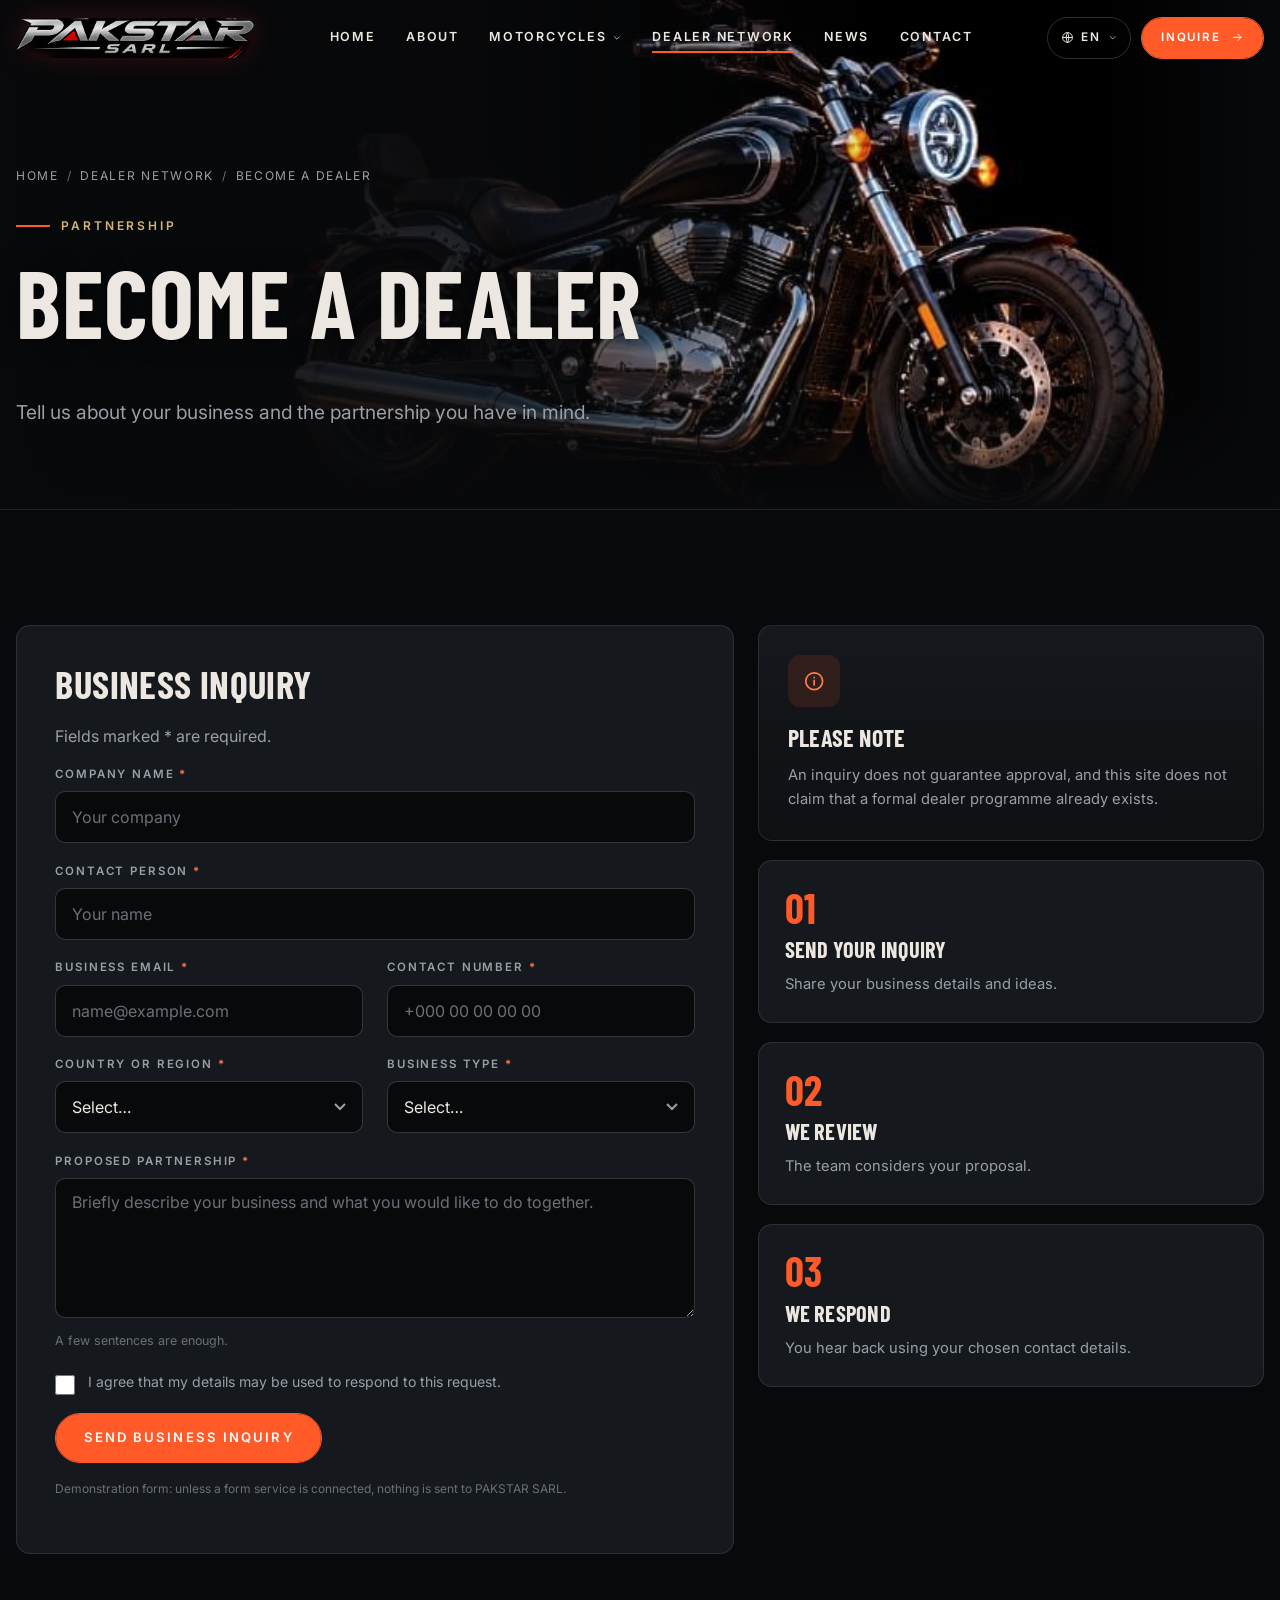
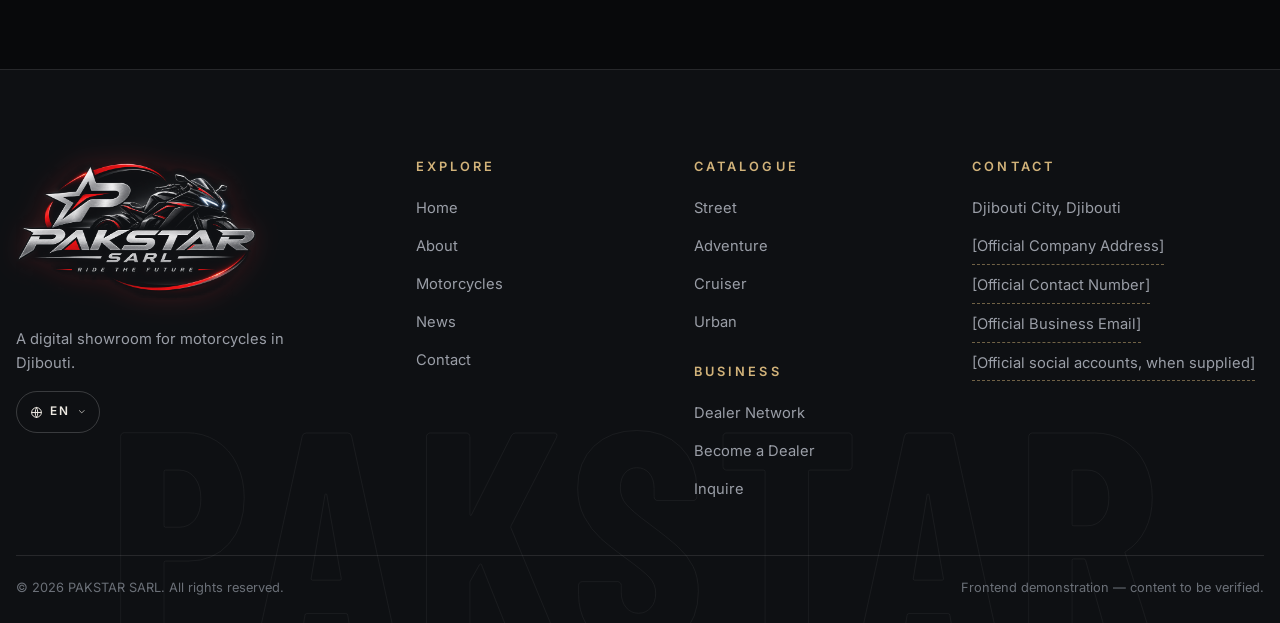
<file: become-a-dealer.html>
<!doctype html>
<html lang="en">
<head>
<meta charset="utf-8">
<meta name="viewport" content="width=device-width, initial-scale=1, viewport-fit=cover">
<title data-i18n="meta.dealer.t">Become a Dealer — PAKSTAR SARL</title>
<meta name="description" data-i18n-content="meta.dealer.d" content="Enquire about becoming a PAKSTAR SARL dealer or distributor.">
<meta name="theme-color" content="#08090b">
<link rel="icon" type="image/png" sizes="32x32" href="assets/icons/favicon-32.png">
<link rel="icon" type="image/png" sizes="64x64" href="assets/icons/favicon-64.png">
<link rel="apple-touch-icon" href="assets/icons/apple-touch-icon.png">
<script>document.documentElement.classList.add('js');try{if(sessionStorage.getItem('pakstar.seen')){document.documentElement.classList.add('no-loader')}}catch(e){}</script>
<link rel="preconnect" href="https://fonts.googleapis.com">
<link rel="preconnect" href="https://fonts.gstatic.com" crossorigin>
<link href="https://fonts.googleapis.com/css2?family=Barlow+Condensed:wght@500;600;700&amp;family=Inter:wght@400;500;600&amp;display=swap" rel="stylesheet">
<link rel="stylesheet" href="assets/vendor/bootstrap.min.css">
<link rel="stylesheet" href="css/style.css">
<link rel="stylesheet" href="css/animations.css">
<link rel="stylesheet" href="css/responsive.css">
</head>
<body data-page="dealers">
<div class="loader" id="loader" aria-hidden="true"><div class="loader__inner"><img class="loader__logo" src="assets/img/logo.png" alt="" width="800" height="467"><div class="loader__sub">SARL · DJIBOUTI</div><div class="loader__bar"><i id="loaderBar"></i></div><div class="loader__pct" id="loaderPct">0</div></div></div>

<main id="main">
<section class="page-hero page-hero--bike">
  <div class="page-hero__bg page-hero__bg--bike" style="background-image:url(assets/img/bike-highway-250.jpg)" aria-hidden="true"></div>
  <div class="container-xl">
    <ol class="crumbs reveal" aria-label="Breadcrumb"><li><a href="index.html" data-i18n="nav.home">Home</a></li><li><a href="dealers.html" data-i18n="nav.dealers">Dealer Network</a></li><li aria-current="page"><span data-i18n="nav.dealer">Become a Dealer</span></li></ol>
    <span class="eyebrow reveal" data-d="80" data-i18n="bd.eyebrow">Partnership</span>
    <h1 class="reveal" data-d="140" data-i18n="bd.h1">Become a dealer</h1>
    <p class="lead-px reveal" data-d="220" data-i18n="bd.lead">Tell us about your business and the partnership you have in mind.</p>
    
  </div>
</section>
<section class="section"><div class="container-xl"><div class="row g-5">
  <div class="col-lg-7"><div class="form-card reveal">
    <h2 style="font-size:clamp(1.8rem,3vw,2.4rem)" data-i18n="bd.form.h2">Business inquiry</h2>
    <p data-i18n="f.reqnote">Fields marked * are required.</p>
    <form id="dealerForm" data-form novalidate>
      <div class="alert-px" data-status aria-live="polite"></div>
      <div class="field"><label for="company"><span data-i18n="bd.company">Company name</span> <span class="req" aria-hidden="true">*</span></label><input class="inp" id="company" name="company" type="text" autocomplete="organization" required data-i18n-ph="bd.company.ph" placeholder="Your company"></div>
      <div class="field"><label for="name"><span data-i18n="bd.contact">Contact person</span> <span class="req" aria-hidden="true">*</span></label><input class="inp" id="name" name="name" type="text" autocomplete="name" required data-i18n-ph="f.name.ph" placeholder="Your name"></div>
      <div class="row g-3"><div class="col-md-6"><div class="field"><label for="email"><span data-i18n="bd.email">Business email</span> <span class="req" aria-hidden="true">*</span></label><input class="inp" id="email" name="email" type="email" autocomplete="email" required data-i18n-ph="f.email.ph" placeholder="name@example.com"></div></div><div class="col-md-6"><div class="field"><label for="phone"><span data-i18n="bd.phone">Contact number</span> <span class="req" aria-hidden="true">*</span></label><input class="inp" id="phone" name="phone" type="tel" autocomplete="tel" required data-i18n-ph="f.phone.ph" placeholder="+000 00 00 00 00"></div></div></div>
      <div class="row g-3"><div class="col-md-6"><div class="field"><label for="country"><span data-i18n="f.country">Country or region</span> <span class="req" aria-hidden="true">*</span></label><select class="inp" id="country" name="country" required autocomplete="country-name"><option value="" data-i18n="f.choose">Select…</option><option value="Djibouti" data-i18n="ctry.dj">Djibouti</option><option value="Ethiopia" data-i18n="ctry.et">Ethiopia</option><option value="Somalia" data-i18n="ctry.so">Somalia</option><option value="Eritrea" data-i18n="ctry.er">Eritrea</option><option value="Other" data-i18n="ctry.other">Other</option></select></div></div><div class="col-md-6"><div class="field"><label for="btype"><span data-i18n="bd.type">Business type</span> <span class="req" aria-hidden="true">*</span></label><select class="inp" id="btype" name="btype" required><option value="" data-i18n="f.choose">Select…</option><option value="retail" data-i18n="bd.type.retail">Motorcycle retail</option><option value="workshop" data-i18n="bd.type.workshop">Workshop / service</option><option value="distribution" data-i18n="bd.type.dist">Distribution</option><option value="other" data-i18n="topic.other">Other</option></select></div></div></div>
      <div class="field"><label for="message"><span data-i18n="bd.proposal">Proposed partnership</span> <span class="req" aria-hidden="true">*</span></label><textarea class="inp" id="message" name="message" rows="5" required data-i18n-ph="bd.proposal.ph" minlength="20" placeholder="Briefly describe your business and what you would like to do together."></textarea><span class="hint" id="message-hint" data-i18n="bd.proposal.hint">A few sentences are enough.</span></div>
      <div class="field"><div class="consent"><input type="checkbox" id="consent" name="consent" required><label for="consent" data-i18n="f.consent">I agree that my details may be used to respond to this request.</label></div></div>
      <div style="display:flex;gap:.8rem;flex-wrap:wrap;align-items:center"><button class="px-btn" type="submit"><span data-i18n="bd.send">Send business inquiry</span><span class="spin" aria-hidden="true"></span></button></div>
      <p class="demo-note" data-i18n="f.demo.note">Demonstration form: unless a form service is connected, nothing is sent to PAKSTAR SARL.</p>
    </form>
  </div></div>
  <div class="col-lg-5">
    <div class="f-card reveal" data-d="120"><div class="f-card__ico" data-icon="info"></div><h3 data-i18n="bd.side.h3">Please note</h3><p data-i18n="bd.side.p">An inquiry does not guarantee approval, and this site does not claim that a formal dealer programme already exists.</p></div>
    <div class="steps" style="grid-template-columns:1fr;margin-top:1.2rem" data-stagger>
      <div class="step reveal"><h3 data-i18n="bd.step.1.t">Send your inquiry</h3><p data-i18n="bd.step.1.d">Share your business details and ideas.</p></div>
      <div class="step reveal"><h3 data-i18n="bd.step.2.t">We review</h3><p data-i18n="bd.step.2.d">The team considers your proposal.</p></div>
      <div class="step reveal"><h3 data-i18n="bd.step.3.t">We respond</h3><p data-i18n="bd.step.3.d">You hear back using your chosen contact details.</p></div>
    </div>
  </div>
</div></div></section>
</main>

<script src="assets/vendor/bootstrap.bundle.min.js" defer></script>
<script src="js/lang-data.js" defer></script>
<script src="js/i18n.js" defer></script>
<script src="js/storage.js" defer></script>
<script src="js/products.js" defer></script>
<script src="js/modals.js" defer></script>
<script src="js/forms.js" defer></script>
<script src="js/pages.js" defer></script>
<script src="js/main.js" defer></script>
</body>
</html>
</file>
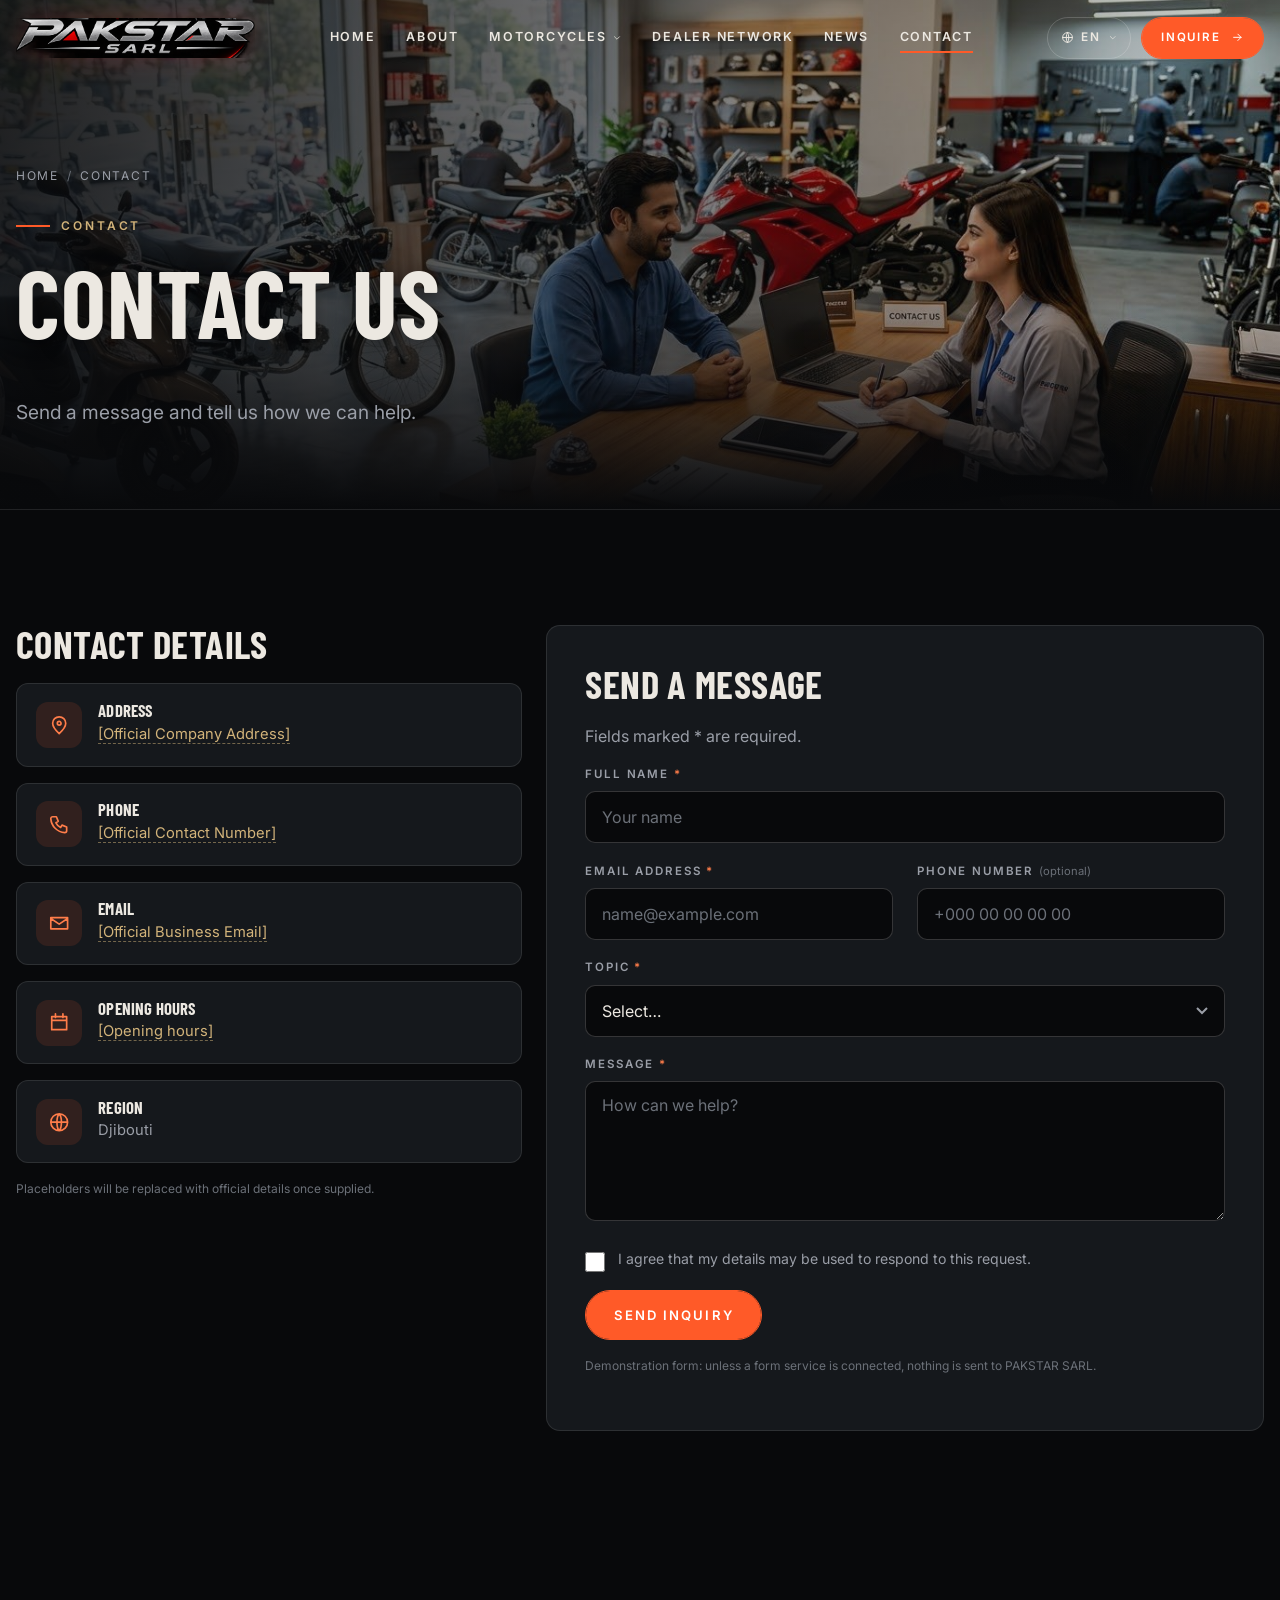
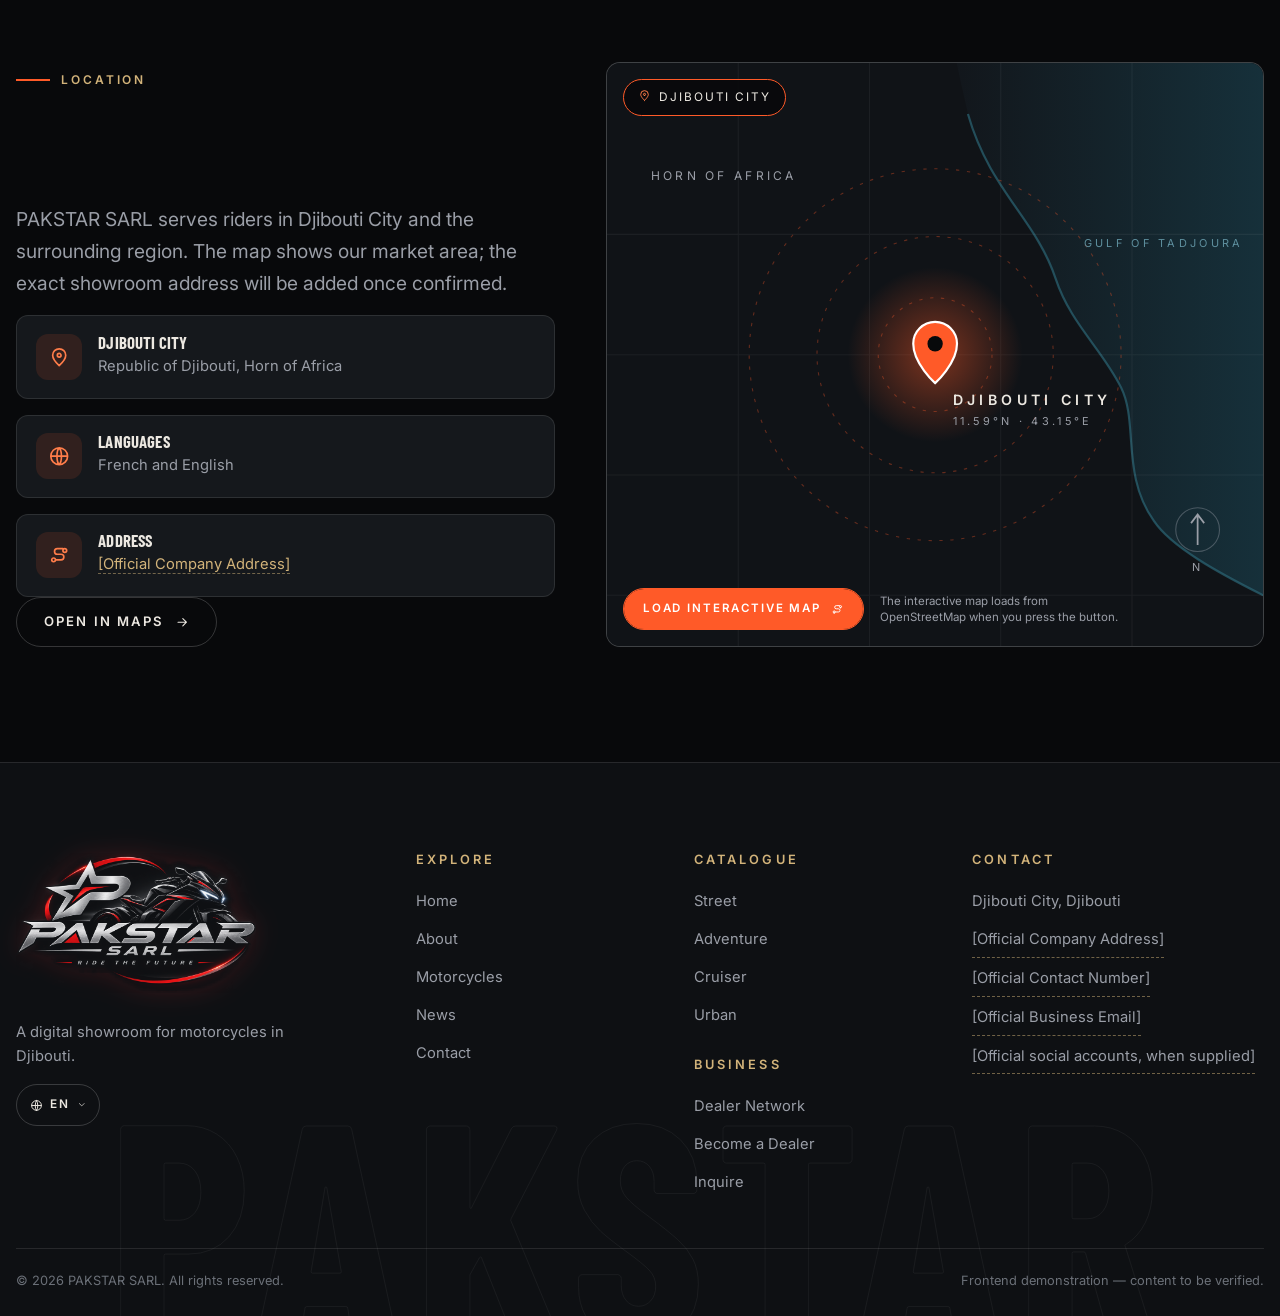
<file: contact.html>
<!doctype html>
<html lang="en">
<head>
<meta charset="utf-8">
<meta name="viewport" content="width=device-width, initial-scale=1, viewport-fit=cover">
<title data-i18n="meta.contact.t">Contact — PAKSTAR SARL</title>
<meta name="description" data-i18n-content="meta.contact.d" content="Contact PAKSTAR SARL.">
<meta name="theme-color" content="#08090b">
<link rel="icon" type="image/png" sizes="32x32" href="assets/icons/favicon-32.png">
<link rel="icon" type="image/png" sizes="64x64" href="assets/icons/favicon-64.png">
<link rel="apple-touch-icon" href="assets/icons/apple-touch-icon.png">
<script>document.documentElement.classList.add('js');try{if(sessionStorage.getItem('pakstar.seen')){document.documentElement.classList.add('no-loader')}}catch(e){}</script>
<link rel="preconnect" href="https://fonts.googleapis.com">
<link rel="preconnect" href="https://fonts.gstatic.com" crossorigin>
<link href="https://fonts.googleapis.com/css2?family=Barlow+Condensed:wght@500;600;700&amp;family=Inter:wght@400;500;600&amp;display=swap" rel="stylesheet">
<link rel="stylesheet" href="assets/vendor/bootstrap.min.css">
<link rel="stylesheet" href="css/style.css">
<link rel="stylesheet" href="css/animations.css">
<link rel="stylesheet" href="css/responsive.css">
</head>
<body data-page="contact">
<div class="loader" id="loader" aria-hidden="true"><div class="loader__inner"><img class="loader__logo" src="assets/img/logo.png" alt="" width="800" height="467"><div class="loader__sub">SARL · DJIBOUTI</div><div class="loader__bar"><i id="loaderBar"></i></div><div class="loader__pct" id="loaderPct">0</div></div></div>

<main id="main">
<section class="page-hero page-hero--photo">
  <div class="page-hero__bg page-hero__bg--photo" style="background-image:url(assets/img/hero-showroom.jpg)" aria-hidden="true"></div>
  <div class="container-xl">
    <ol class="crumbs reveal" aria-label="Breadcrumb"><li><a href="index.html" data-i18n="nav.home">Home</a></li><li aria-current="page"><span data-i18n="nav.contact">Contact</span></li></ol>
    <span class="eyebrow reveal" data-d="80" data-i18n="contact.eyebrow">Contact</span>
    <h1 class="reveal" data-d="140" data-i18n="contact.h1">Contact us</h1>
    <p class="lead-px reveal" data-d="220" data-i18n="contact.lead">Send a message and tell us how we can help.</p>
    
  </div>
</section>
<section class="section"><div class="container-xl"><div class="row g-5">
  <div class="col-lg-5">
    <h2 class="reveal" style="font-size:clamp(1.8rem,3vw,2.4rem)" data-i18n="contact.info.h2">Contact details</h2>
    <ul class="c-list" data-stagger>
      <li class="c-item reveal"><div class="f-card__ico" data-icon="pin"></div><div><h4 data-i18n="contact.addr">Address</h4><p><span class="ph" data-i18n="ph.address">[Official Company Address]</span></p></div></li>
      <li class="c-item reveal"><div class="f-card__ico" data-icon="phone"></div><div><h4 data-i18n="contact.phone">Phone</h4><p><span class="ph" data-i18n="ph.phone">[Official Contact Number]</span></p></div></li>
      <li class="c-item reveal"><div class="f-card__ico" data-icon="mail"></div><div><h4 data-i18n="contact.email">Email</h4><p><span class="ph" data-i18n="ph.email">[Official Business Email]</span></p></div></li>
      <li class="c-item reveal"><div class="f-card__ico" data-icon="cal"></div><div><h4 data-i18n="contact.hours">Opening hours</h4><p><span class="ph" data-i18n="ph.hours">[Opening hours]</span></p></div></li>
      <li class="c-item reveal"><div class="f-card__ico" data-icon="globe"></div><div><h4 data-i18n="contact.region">Region</h4><p data-i18n="contact.region.d">Djibouti</p></div></li>
    </ul>
    <p class="demo-note" data-i18n="contact.ph.note">Placeholders will be replaced with official details once supplied.</p>
  </div>
  <div class="col-lg-7"><div class="form-card reveal" data-d="120">
    <h2 style="font-size:clamp(1.8rem,3vw,2.4rem)" data-i18n="contact.form.h2">Send a message</h2>
    <p data-i18n="f.reqnote">Fields marked * are required.</p>
    <form id="contactForm" data-form novalidate>
      <div class="alert-px" data-status aria-live="polite"></div>
      <div class="field"><label for="name"><span data-i18n="f.name">Full name</span> <span class="req" aria-hidden="true">*</span></label><input class="inp" id="name" name="name" type="text" autocomplete="name" required data-i18n-ph="f.name.ph" placeholder="Your name"></div>
      <div class="row g-3"><div class="col-md-6"><div class="field"><label for="email"><span data-i18n="f.email">Email address</span> <span class="req" aria-hidden="true">*</span></label><input class="inp" id="email" name="email" type="email" autocomplete="email" required data-i18n-ph="f.email.ph" placeholder="name@example.com"></div></div><div class="col-md-6"><div class="field"><label for="phone"><span data-i18n="f.phone">Phone number</span> <span class="hint-inline" data-i18n="f.optional" style="text-transform:none;letter-spacing:0;font-weight:400;color:var(--dim)">(optional)</span></label><input class="inp" id="phone" name="phone" type="tel" autocomplete="tel" data-i18n-ph="f.phone.ph" placeholder="+000 00 00 00 00"></div></div></div>
      <div class="field"><label for="topic"><span data-i18n="f.topic">Topic</span> <span class="req" aria-hidden="true">*</span></label><select class="inp" id="topic" name="topic" required><option value="" data-i18n="f.choose">Select…</option><option value="general" data-i18n="topic.general">General question</option><option value="product" data-i18n="topic.product">Product information</option><option value="dealer" data-i18n="topic.dealer">Dealer / business</option><option value="other" data-i18n="topic.other">Other</option></select></div>
      <div class="field"><label for="message"><span data-i18n="f.message">Message</span> <span class="req" aria-hidden="true">*</span></label><textarea class="inp" id="message" name="message" rows="5" required data-i18n-ph="f.message.ph" minlength="10" placeholder="How can we help?"></textarea></div>
      <div class="field"><div class="consent"><input type="checkbox" id="consent" name="consent" required><label for="consent" data-i18n="f.consent">I agree that my details may be used to respond to this request.</label></div></div>
      <div style="display:flex;gap:.8rem;flex-wrap:wrap;align-items:center"><button class="px-btn" type="submit"><span data-i18n="f.send">Send inquiry</span><span class="spin" aria-hidden="true"></span></button></div>
      <p class="demo-note" data-i18n="f.demo.note">Demonstration form: unless a form service is connected, nothing is sent to PAKSTAR SARL.</p>
    </form>
  </div></div>
</div></div></section>
<section class="section" id="location" aria-labelledby="locTitle"><div class="container-xl"><div class="loc">
  <div class="loc__copy">
    <span class="eyebrow reveal" data-i18n="loc.eyebrow">Location</span>
    <h2 id="locTitle" class="reveal" data-d="80" data-i18n="loc.h2">Find us in Djibouti</h2>
    <p class="lead-px reveal" data-d="140" data-i18n="loc.p">PAKSTAR SARL serves riders in Djibouti City and the surrounding region. The map shows our market area; the exact showroom address will be added once confirmed.</p>
    <ul class="c-list reveal" data-d="200">
      <li class="c-item"><div class="f-card__ico" data-icon="pin"></div><div><h4 data-i18n="loc.city">Djibouti City</h4><p data-i18n="loc.country">Republic of Djibouti, Horn of Africa</p></div></li>
      <li class="c-item"><div class="f-card__ico" data-icon="globe"></div><div><h4 data-i18n="loc.lang">Languages</h4><p data-i18n="loc.lang.d">French and English</p></div></li>
      <li class="c-item"><div class="f-card__ico" data-icon="route"></div><div><h4 data-i18n="contact.addr">Address</h4><p><span class="ph" data-i18n="ph.address">[Official Company Address]</span></p></div></li>
    </ul>
    <a class="px-btn px-btn--ghost reveal" data-d="260" target="_blank" rel="noopener" href="https://www.openstreetmap.org/?mlat=11.588&amp;mlon=43.145#map=13/11.588/43.145"><span data-i18n="loc.open">Open in Maps</span><i data-icon="arrow"></i></a>
  </div>
  <div class="loc__map reveal" data-reveal="scale" data-map-src="https://www.openstreetmap.org/export/embed.html?bbox=43.0900%2C11.5400%2C43.2000%2C11.6350&amp;layer=mapnik&amp;marker=11.588%2C43.145">
    <svg class="loc__art" viewBox="0 -80 600 600" preserveAspectRatio="xMidYMid slice" aria-hidden="true" focusable="false">
      <defs><linearGradient id="sea" x1="0" x2="1"><stop offset="0" stop-color="#12161b"/><stop offset="1" stop-color="#16303a"/></linearGradient><radialGradient id="pinGlow"><stop offset="0" stop-color="#ff5a28" stop-opacity=".45"/><stop offset="1" stop-color="#ff5a28" stop-opacity="0"/></radialGradient></defs>
      <rect y="-80" width="600" height="600" fill="#101317"/>
      <path d="M600 -80H314C320 -40 326 -20 330 0C350 70 392 96 410 150C424 192 452 214 470 250C486 282 470 330 500 372C516 396 560 420 600 440V520H600Z" fill="url(#sea)"/>
      <path d="M330 0C350 70 392 96 410 150C424 192 452 214 470 250C486 282 470 330 500 372C516 396 560 420 600 440" fill="none" stroke="#2c6575" stroke-width="2" stroke-opacity=".7"/>
      <g stroke="#ffffff" stroke-opacity=".05"><path d="M0 110H600M0 220H600M0 330H600M0 440H600M120 -80V520M240 -80V520M360 -80V520M480 -80V520"/></g>
      <g fill="none" stroke="#ff5a28" stroke-opacity=".35" stroke-dasharray="3 7"><circle cx="300" cy="220" r="52"/><circle cx="300" cy="220" r="108"/><circle cx="300" cy="220" r="170"/></g>
      <circle cx="300" cy="220" r="80" fill="url(#pinGlow)"/>
      <path d="M300 246s20-18 20-36a20 20 0 10-40 0c0 18 20 36 20 36z" fill="#ff5a28" stroke="#fff" stroke-width="2"/><circle cx="300" cy="210" r="7" fill="#08090b"/>
      <g font-family="Inter,Arial,sans-serif" letter-spacing="3" fill="#9a9ea7" font-size="11"><text x="436" y="122" fill="#5e8f9e" font-size="10">GULF OF TADJOURA</text><text x="40" y="60">HORN OF AFRICA</text><text x="316" y="266" fill="#ece8e1" font-size="13" font-weight="600" letter-spacing="4">DJIBOUTI CITY</text><text x="316" y="284" font-size="10">11.59°N · 43.15°E</text></g>
      <g transform="translate(540 380)" stroke="#9a9ea7" fill="none"><circle r="20" stroke-opacity=".4"/><path d="M0-14V14M-6-6L0-14L6-6" stroke-width="1.6"/></g><text x="535" y="418" fill="#9a9ea7" font-size="10" font-family="Inter,Arial,sans-serif">N</text>
    </svg>
    <div class="loc__badge"><i data-icon="pin"></i><span data-i18n="loc.badge">Djibouti City</span></div>
    <div class="loc__actions"><button type="button" class="px-btn px-btn--sm" data-load-map><span data-i18n="loc.load">Load interactive map</span><i data-icon="route"></i></button><small data-i18n="loc.note">The interactive map loads from OpenStreetMap when you press the button.</small></div>
  </div></div></div></section>
</main>

<script src="assets/vendor/bootstrap.bundle.min.js" defer></script>
<script src="js/lang-data.js" defer></script>
<script src="js/i18n.js" defer></script>
<script src="js/storage.js" defer></script>
<script src="js/products.js" defer></script>
<script src="js/modals.js" defer></script>
<script src="js/forms.js" defer></script>
<script src="js/pages.js" defer></script>
<script src="js/main.js" defer></script>
</body>
</html>
</file>
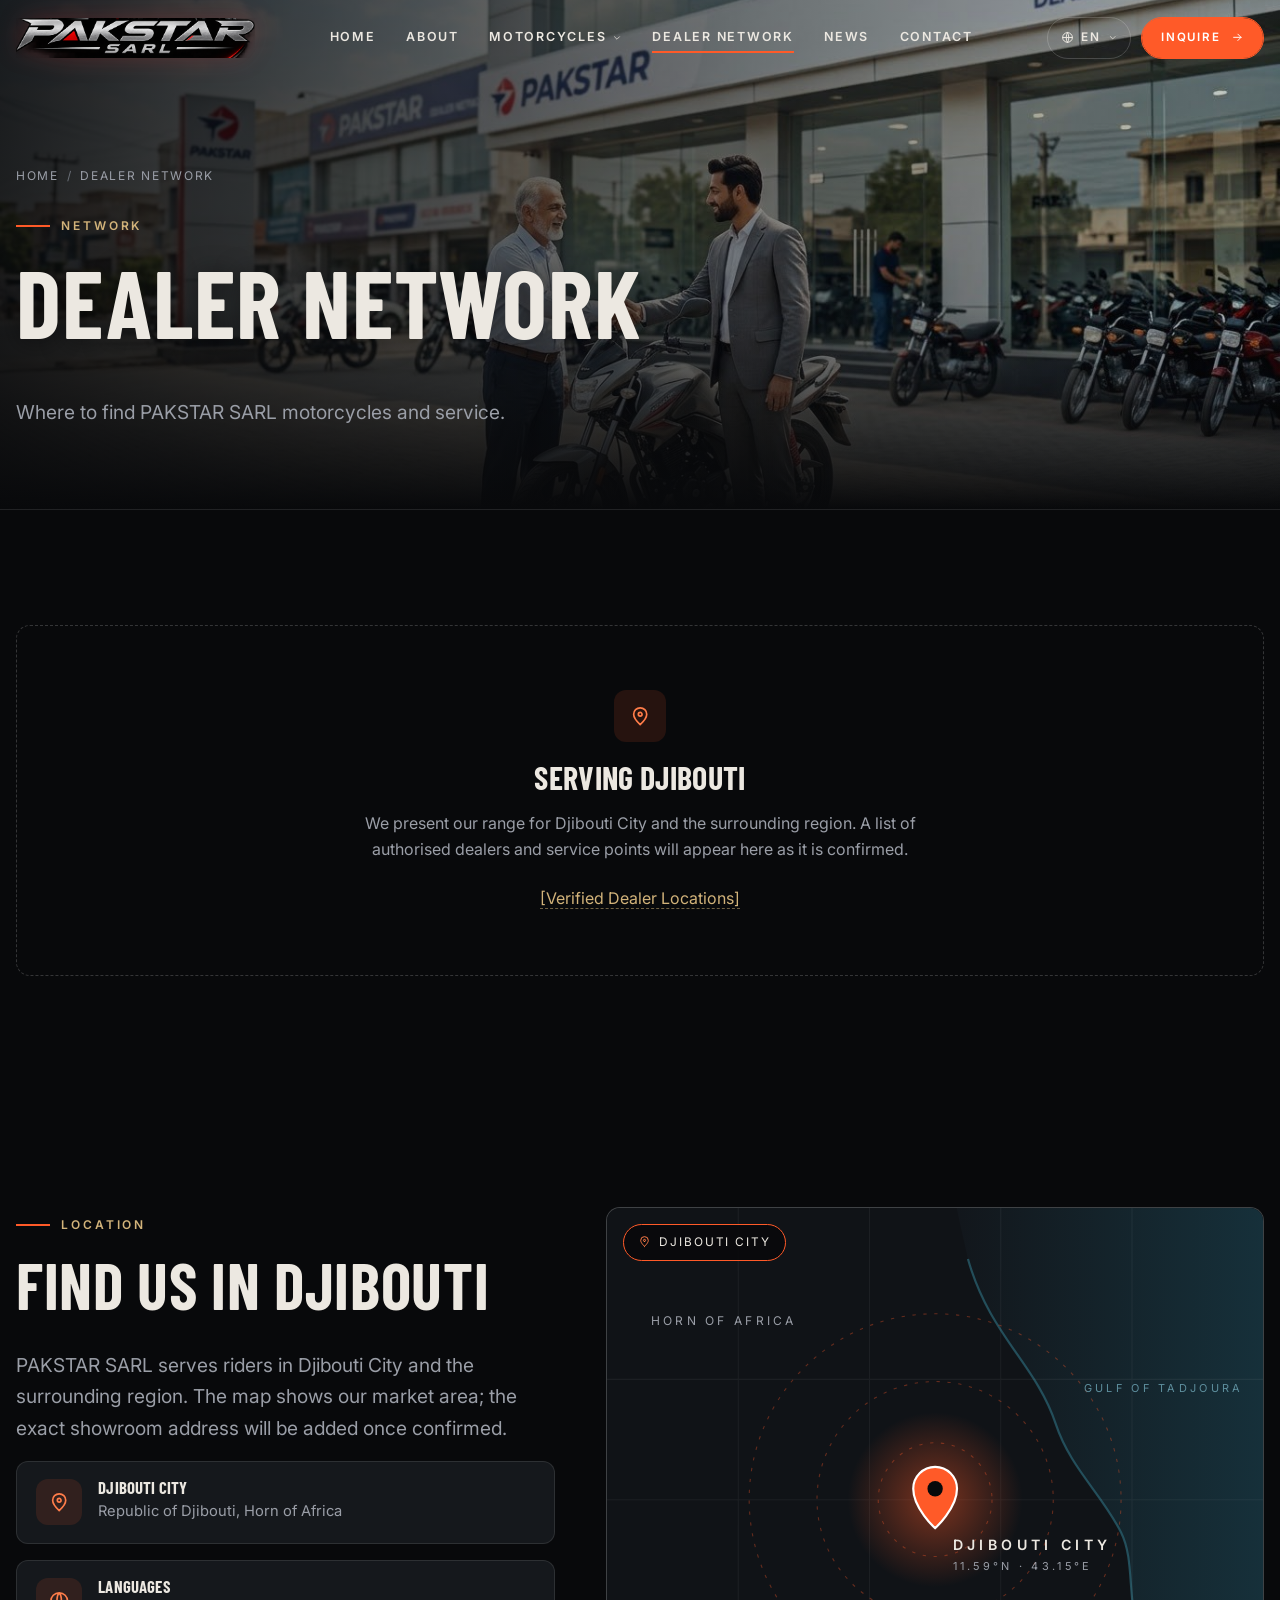
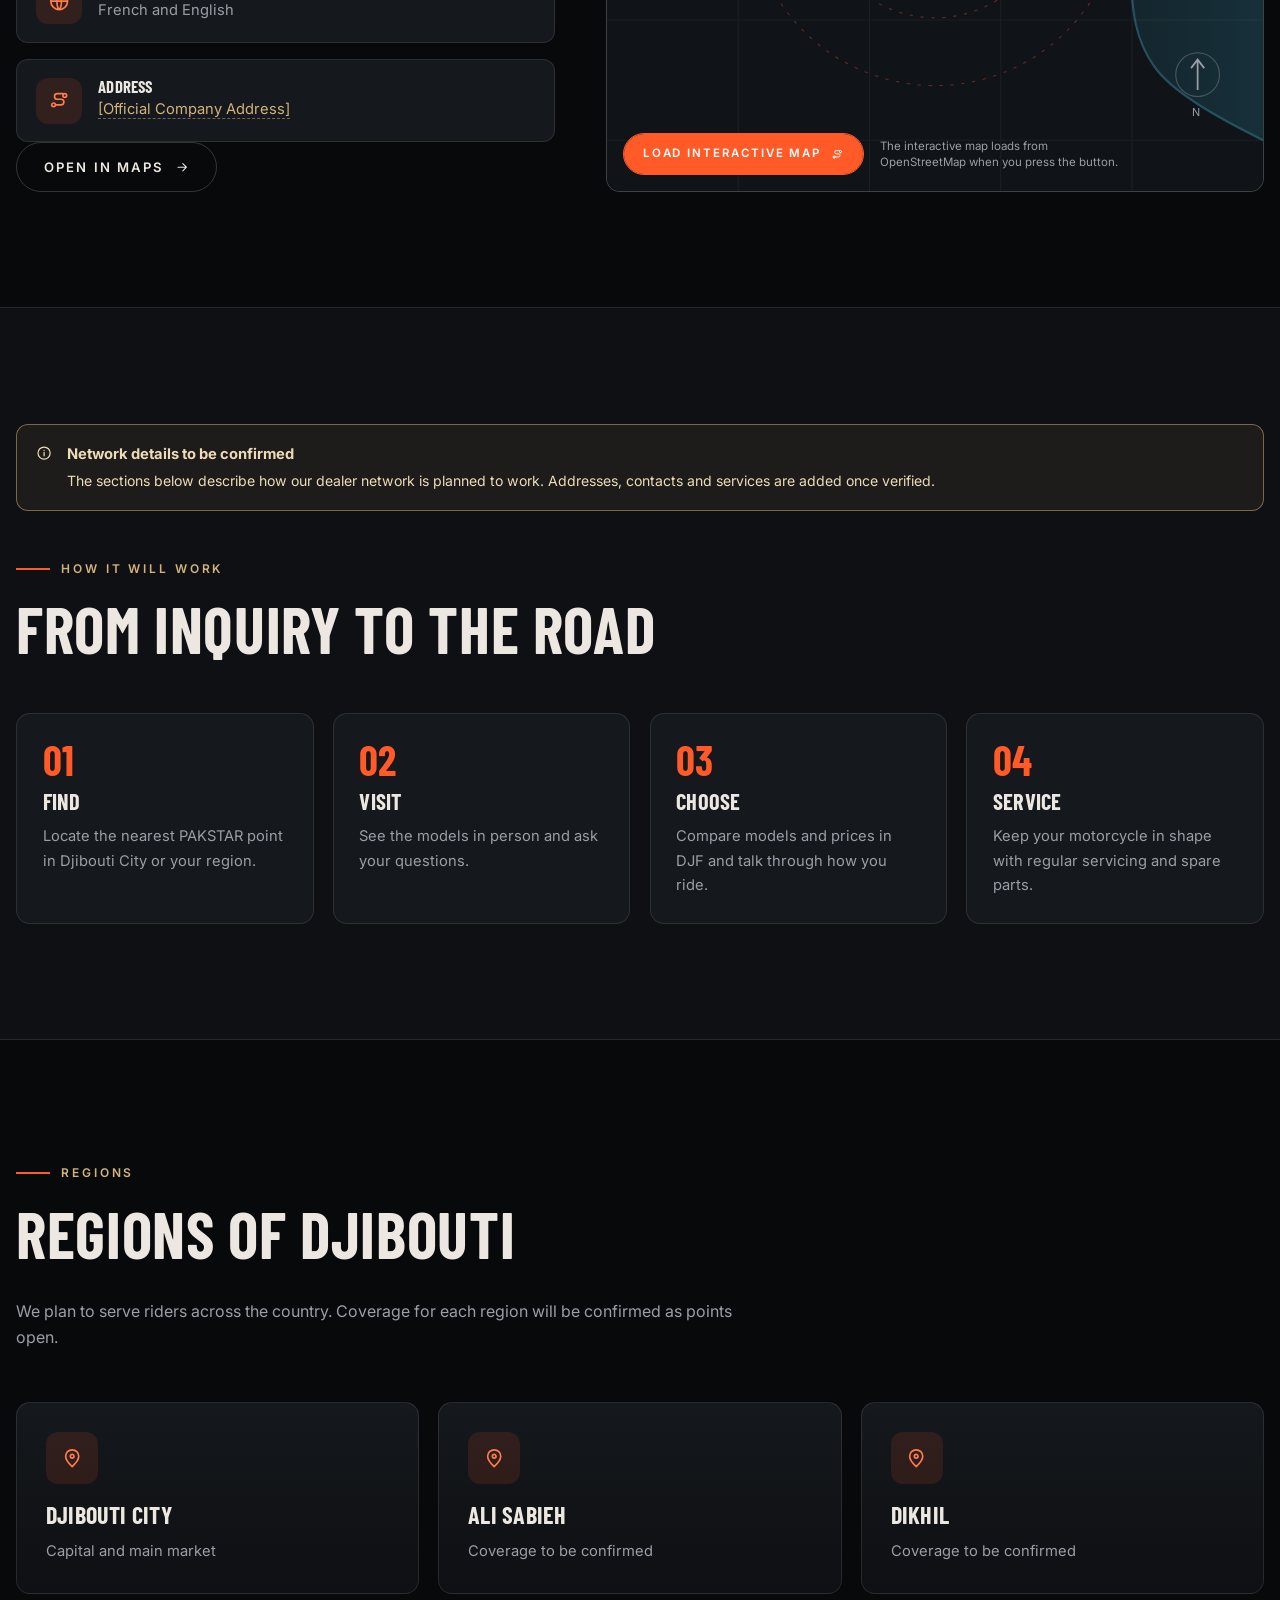
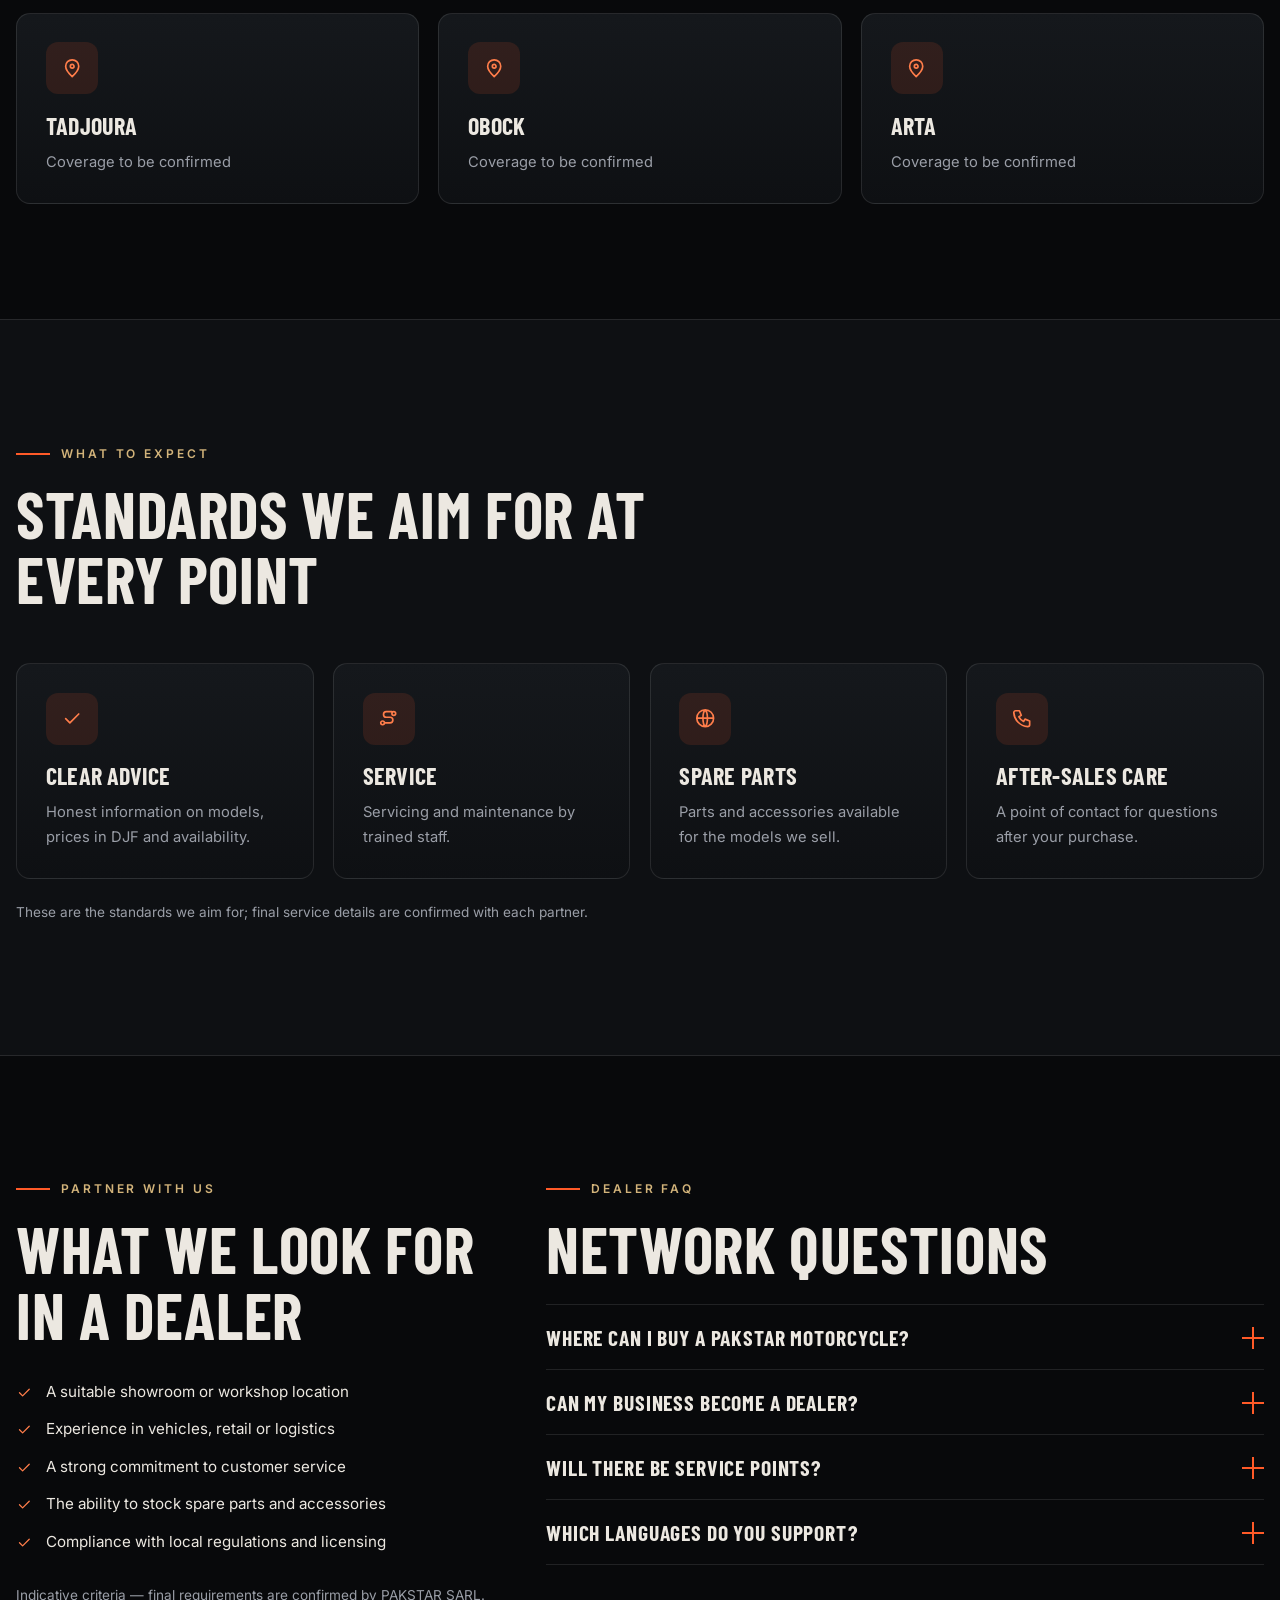
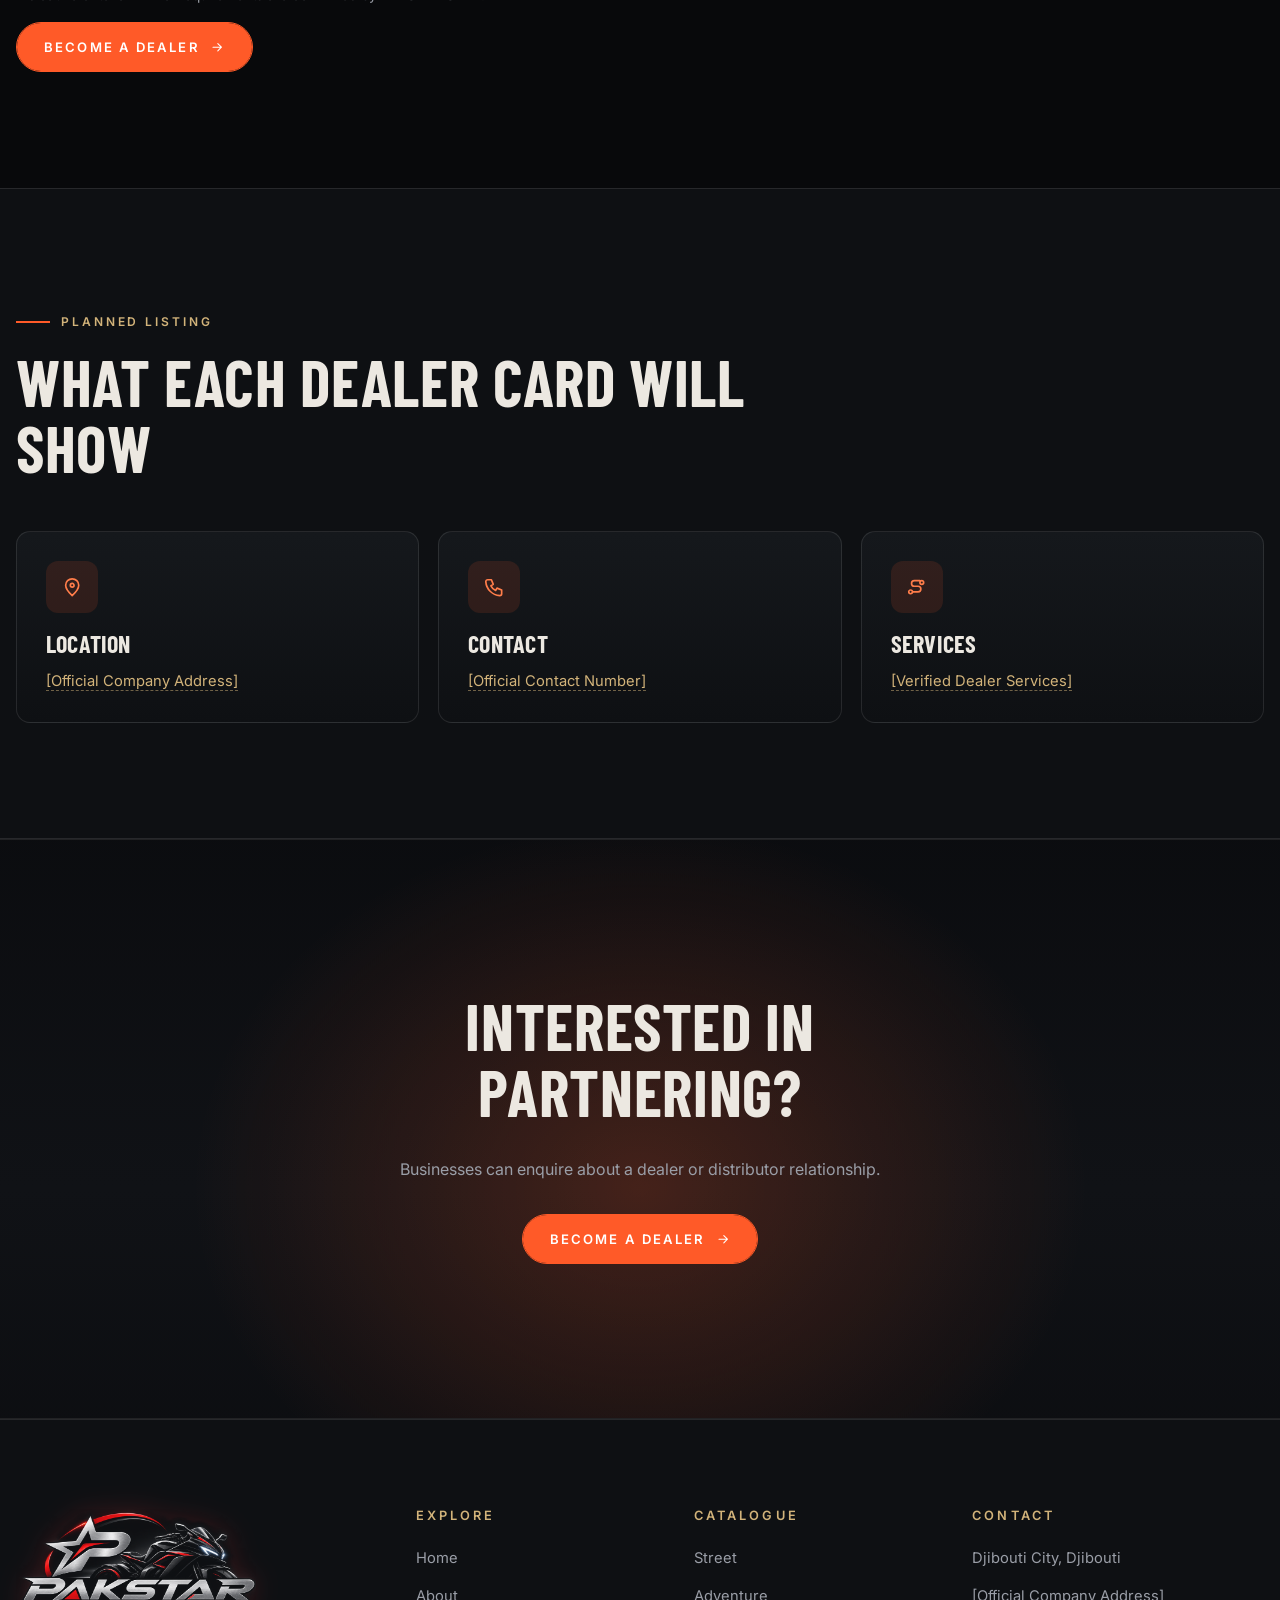
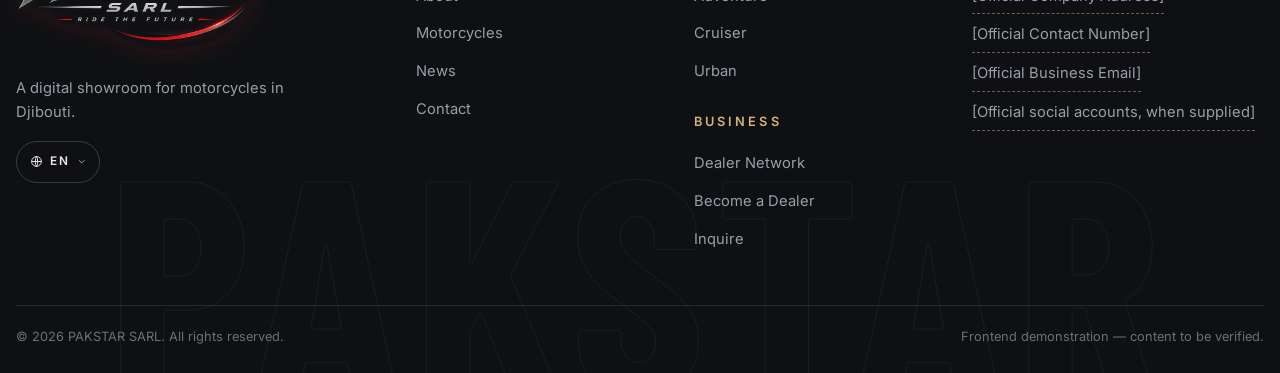
<file: dealers.html>
<!doctype html>
<html lang="en">
<head>
<meta charset="utf-8">
<meta name="viewport" content="width=device-width, initial-scale=1, viewport-fit=cover">
<title data-i18n="meta.dealers.t">Dealer Network — PAKSTAR SARL</title>
<meta name="description" data-i18n-content="meta.dealers.d" content="The PAKSTAR SARL dealer and distributor network.">
<meta name="theme-color" content="#08090b">
<link rel="icon" type="image/png" sizes="32x32" href="assets/icons/favicon-32.png">
<link rel="icon" type="image/png" sizes="64x64" href="assets/icons/favicon-64.png">
<link rel="apple-touch-icon" href="assets/icons/apple-touch-icon.png">
<script>document.documentElement.classList.add('js');try{if(sessionStorage.getItem('pakstar.seen')){document.documentElement.classList.add('no-loader')}}catch(e){}</script>
<link rel="preconnect" href="https://fonts.googleapis.com">
<link rel="preconnect" href="https://fonts.gstatic.com" crossorigin>
<link href="https://fonts.googleapis.com/css2?family=Barlow+Condensed:wght@500;600;700&amp;family=Inter:wght@400;500;600&amp;display=swap" rel="stylesheet">
<link rel="stylesheet" href="assets/vendor/bootstrap.min.css">
<link rel="stylesheet" href="css/style.css">
<link rel="stylesheet" href="css/animations.css">
<link rel="stylesheet" href="css/responsive.css">
</head>
<body data-page="dealers">
<div class="loader" id="loader" aria-hidden="true"><div class="loader__inner"><img class="loader__logo" src="assets/img/logo.png" alt="" width="800" height="467"><div class="loader__sub">SARL · DJIBOUTI</div><div class="loader__bar"><i id="loaderBar"></i></div><div class="loader__pct" id="loaderPct">0</div></div></div>

<main id="main">
<section class="page-hero page-hero--photo">
  <div class="page-hero__bg page-hero__bg--photo" style="background-image:url(assets/img/hero-dealer.jpg)" aria-hidden="true"></div>
  <div class="container-xl">
    <ol class="crumbs reveal" aria-label="Breadcrumb"><li><a href="index.html" data-i18n="nav.home">Home</a></li><li aria-current="page"><span data-i18n="nav.dealers">Dealer Network</span></li></ol>
    <span class="eyebrow reveal" data-d="80" data-i18n="dealers.eyebrow">Network</span>
    <h1 class="reveal" data-d="140" data-i18n="dealers.h1">Dealer Network</h1>
    <p class="lead-px reveal" data-d="220" data-i18n="dealers.lead">Where to find PAKSTAR SARL motorcycles and service.</p>
    
  </div>
</section>
<section class="section"><div class="container-xl">
  <div class="empty reveal"><div class="f-card__ico" data-icon="pin" style="margin:0 auto 1.2rem"></div><h3 data-i18n="dealers.empty.t">Serving Djibouti</h3><p style="max-width:60ch;margin:0 auto 1.4rem" data-i18n="dealers.empty.d">We present our range for Djibouti City and the surrounding region. A list of authorised dealers and service points will appear here as it is confirmed.</p><span class="ph" data-i18n="ph.dealers">[Verified Dealer Locations]</span></div>
</div></section>
<section class="section" id="location" aria-labelledby="locTitle"><div class="container-xl"><div class="loc">
  <div class="loc__copy">
    <span class="eyebrow reveal" data-i18n="loc.eyebrow">Location</span>
    <h2 id="locTitle" class="reveal" data-d="80" data-i18n="loc.h2">Find us in Djibouti</h2>
    <p class="lead-px reveal" data-d="140" data-i18n="loc.p">PAKSTAR SARL serves riders in Djibouti City and the surrounding region. The map shows our market area; the exact showroom address will be added once confirmed.</p>
    <ul class="c-list reveal" data-d="200">
      <li class="c-item"><div class="f-card__ico" data-icon="pin"></div><div><h4 data-i18n="loc.city">Djibouti City</h4><p data-i18n="loc.country">Republic of Djibouti, Horn of Africa</p></div></li>
      <li class="c-item"><div class="f-card__ico" data-icon="globe"></div><div><h4 data-i18n="loc.lang">Languages</h4><p data-i18n="loc.lang.d">French and English</p></div></li>
      <li class="c-item"><div class="f-card__ico" data-icon="route"></div><div><h4 data-i18n="contact.addr">Address</h4><p><span class="ph" data-i18n="ph.address">[Official Company Address]</span></p></div></li>
    </ul>
    <a class="px-btn px-btn--ghost reveal" data-d="260" target="_blank" rel="noopener" href="https://www.openstreetmap.org/?mlat=11.588&amp;mlon=43.145#map=13/11.588/43.145"><span data-i18n="loc.open">Open in Maps</span><i data-icon="arrow"></i></a>
  </div>
  <div class="loc__map reveal" data-reveal="scale" data-map-src="https://www.openstreetmap.org/export/embed.html?bbox=43.0900%2C11.5400%2C43.2000%2C11.6350&amp;layer=mapnik&amp;marker=11.588%2C43.145">
    <svg class="loc__art" viewBox="0 -80 600 600" preserveAspectRatio="xMidYMid slice" aria-hidden="true" focusable="false">
      <defs><linearGradient id="sea" x1="0" x2="1"><stop offset="0" stop-color="#12161b"/><stop offset="1" stop-color="#16303a"/></linearGradient><radialGradient id="pinGlow"><stop offset="0" stop-color="#ff5a28" stop-opacity=".45"/><stop offset="1" stop-color="#ff5a28" stop-opacity="0"/></radialGradient></defs>
      <rect y="-80" width="600" height="600" fill="#101317"/>
      <path d="M600 -80H314C320 -40 326 -20 330 0C350 70 392 96 410 150C424 192 452 214 470 250C486 282 470 330 500 372C516 396 560 420 600 440V520H600Z" fill="url(#sea)"/>
      <path d="M330 0C350 70 392 96 410 150C424 192 452 214 470 250C486 282 470 330 500 372C516 396 560 420 600 440" fill="none" stroke="#2c6575" stroke-width="2" stroke-opacity=".7"/>
      <g stroke="#ffffff" stroke-opacity=".05"><path d="M0 110H600M0 220H600M0 330H600M0 440H600M120 -80V520M240 -80V520M360 -80V520M480 -80V520"/></g>
      <g fill="none" stroke="#ff5a28" stroke-opacity=".35" stroke-dasharray="3 7"><circle cx="300" cy="220" r="52"/><circle cx="300" cy="220" r="108"/><circle cx="300" cy="220" r="170"/></g>
      <circle cx="300" cy="220" r="80" fill="url(#pinGlow)"/>
      <path d="M300 246s20-18 20-36a20 20 0 10-40 0c0 18 20 36 20 36z" fill="#ff5a28" stroke="#fff" stroke-width="2"/><circle cx="300" cy="210" r="7" fill="#08090b"/>
      <g font-family="Inter,Arial,sans-serif" letter-spacing="3" fill="#9a9ea7" font-size="11"><text x="436" y="122" fill="#5e8f9e" font-size="10">GULF OF TADJOURA</text><text x="40" y="60">HORN OF AFRICA</text><text x="316" y="266" fill="#ece8e1" font-size="13" font-weight="600" letter-spacing="4">DJIBOUTI CITY</text><text x="316" y="284" font-size="10">11.59°N · 43.15°E</text></g>
      <g transform="translate(540 380)" stroke="#9a9ea7" fill="none"><circle r="20" stroke-opacity=".4"/><path d="M0-14V14M-6-6L0-14L6-6" stroke-width="1.6"/></g><text x="535" y="418" fill="#9a9ea7" font-size="10" font-family="Inter,Arial,sans-serif">N</text>
    </svg>
    <div class="loc__badge"><i data-icon="pin"></i><span data-i18n="loc.badge">Djibouti City</span></div>
    <div class="loc__actions"><button type="button" class="px-btn px-btn--sm" data-load-map><span data-i18n="loc.load">Load interactive map</span><i data-icon="route"></i></button><small data-i18n="loc.note">The interactive map loads from OpenStreetMap when you press the button.</small></div>
  </div></div></div></section>
<section class="section section--alt" id="how"><div class="container-xl">
  <div class="alert-px alert-px--demo is-show reveal"><svg class="ico" viewBox="0 0 24 24" aria-hidden="true" style="margin-top:.2rem"><path d="M12 21a9 9 0 100-18 9 9 0 000 18zM12 11v5M12 8v.01"/></svg><div><b data-i18n="dealers.note.t">Network details to be confirmed</b><p data-i18n="dealers.note.d">The sections below describe how our dealer network is planned to work. Addresses, contacts and services are added once verified.</p></div></div>
  <div class="sec-head"><span class="eyebrow reveal" data-i18n="dealers.how.eyebrow">How it will work</span><h2 class="reveal" data-d="80" data-i18n="dealers.how.h2">From inquiry to the road</h2></div>
  <div class="steps steps--4" data-stagger><div class="step reveal"><h3 data-i18n="dealers.how.1.t">Find</h3><p data-i18n="dealers.how.1.d">Locate the nearest PAKSTAR point in Djibouti City or your region.</p></div><div class="step reveal"><h3 data-i18n="dealers.how.2.t">Visit</h3><p data-i18n="dealers.how.2.d">See the models in person and ask your questions.</p></div><div class="step reveal"><h3 data-i18n="dealers.how.3.t">Choose</h3><p data-i18n="dealers.how.3.d">Compare models and prices in DJF and talk through how you ride.</p></div><div class="step reveal"><h3 data-i18n="dealers.how.4.t">Service</h3><p data-i18n="dealers.how.4.d">Keep your motorcycle in shape with regular servicing and spare parts.</p></div></div>
</div></section>
<section class="section" id="regions"><div class="container-xl">
  <div class="sec-head"><span class="eyebrow reveal" data-i18n="dealers.reg.eyebrow">Regions</span><h2 class="reveal" data-d="80" data-i18n="dealers.reg.h2">Regions of Djibouti</h2><p class="reveal" data-d="140" data-i18n="dealers.reg.p">We plan to serve riders across the country. Coverage for each region will be confirmed as points open.</p></div>
  <div class="f-grid" data-stagger><article class="f-card reveal"><div class="f-card__ico" data-icon="pin"></div><h3 data-i18n="dealers.reg.1">Djibouti City</h3><p data-i18n="dealers.reg.1.d">Capital and main market</p></article><article class="f-card reveal"><div class="f-card__ico" data-icon="pin"></div><h3 data-i18n="dealers.reg.2">Ali Sabieh</h3><p data-i18n="dealers.reg.status">Coverage to be confirmed</p></article><article class="f-card reveal"><div class="f-card__ico" data-icon="pin"></div><h3 data-i18n="dealers.reg.3">Dikhil</h3><p data-i18n="dealers.reg.status">Coverage to be confirmed</p></article><article class="f-card reveal"><div class="f-card__ico" data-icon="pin"></div><h3 data-i18n="dealers.reg.4">Tadjoura</h3><p data-i18n="dealers.reg.status">Coverage to be confirmed</p></article><article class="f-card reveal"><div class="f-card__ico" data-icon="pin"></div><h3 data-i18n="dealers.reg.5">Obock</h3><p data-i18n="dealers.reg.status">Coverage to be confirmed</p></article><article class="f-card reveal"><div class="f-card__ico" data-icon="pin"></div><h3 data-i18n="dealers.reg.6">Arta</h3><p data-i18n="dealers.reg.status">Coverage to be confirmed</p></article></div>
</div></section>
<section class="section section--alt" id="standards"><div class="container-xl">
  <div class="sec-head"><span class="eyebrow reveal" data-i18n="dealers.std.eyebrow">What to expect</span><h2 class="reveal" data-d="80" data-i18n="dealers.std.h2">Standards we aim for at every point</h2></div>
  <div class="f-grid f-grid--4" data-stagger><article class="f-card reveal"><div class="f-card__ico" data-icon="check"></div><h3 data-i18n="dealers.std.1.t">Clear advice</h3><p data-i18n="dealers.std.1.d">Honest information on models, prices in DJF and availability.</p></article><article class="f-card reveal"><div class="f-card__ico" data-icon="route"></div><h3 data-i18n="dealers.std.2.t">Service</h3><p data-i18n="dealers.std.2.d">Servicing and maintenance by trained staff.</p></article><article class="f-card reveal"><div class="f-card__ico" data-icon="globe"></div><h3 data-i18n="dealers.std.3.t">Spare parts</h3><p data-i18n="dealers.std.3.d">Parts and accessories available for the models we sell.</p></article><article class="f-card reveal"><div class="f-card__ico" data-icon="phone"></div><h3 data-i18n="dealers.std.4.t">After-sales care</h3><p data-i18n="dealers.std.4.d">A point of contact for questions after your purchase.</p></article></div>
  <p class="reveal" style="margin-top:1.4rem;font-size:.85rem;color:var(--mute)" data-i18n="dealers.std.note">These are the standards we aim for; final service details are confirmed with each partner.</p>
</div></section>
<section class="section" id="partner"><div class="container-xl"><div class="row g-5">
  <div class="col-lg-5"><span class="eyebrow reveal" data-i18n="dealers.req.eyebrow">Partner with us</span><h2 class="reveal" data-d="80" data-i18n="dealers.req.h2">What we look for in a dealer</h2><ul class="check reveal" data-d="140"><li><i data-icon="check"></i><span data-i18n="dealers.req.1">A suitable showroom or workshop location</span></li><li><i data-icon="check"></i><span data-i18n="dealers.req.2">Experience in vehicles, retail or logistics</span></li><li><i data-icon="check"></i><span data-i18n="dealers.req.3">A strong commitment to customer service</span></li><li><i data-icon="check"></i><span data-i18n="dealers.req.4">The ability to stock spare parts and accessories</span></li><li><i data-icon="check"></i><span data-i18n="dealers.req.5">Compliance with local regulations and licensing</span></li></ul><p class="reveal" style="font-size:.85rem;color:var(--mute)" data-i18n="dealers.req.note">Indicative criteria — final requirements are confirmed by PAKSTAR SARL.</p><a class="px-btn reveal" href="become-a-dealer.html"><span data-i18n="nav.dealer"></span><i data-icon="arrow"></i></a></div>
  <div class="col-lg-7"><span class="eyebrow reveal" data-i18n="dealers.faq.eyebrow">Dealer FAQ</span><h2 class="reveal" data-d="80" style="margin-bottom:1.4rem" data-i18n="dealers.faq.h2">Network questions</h2><div class="acc reveal" id="dlAcc"><div class="acc__item"><h3 style="margin:0"><button class="acc__btn" type="button" data-bs-toggle="collapse" data-bs-target="#dlAcc1" aria-expanded="false" aria-controls="dlAcc1"><span data-i18n="dealers.faq.1.q">Where can I buy a PAKSTAR motorcycle?</span><span class="pm" aria-hidden="true"></span></button></h3><div id="dlAcc1" class="collapse" data-bs-parent="#dlAcc"><div class="acc__body" data-i18n="dealers.faq.1.a">Send an inquiry for the model you like and our team will tell you how to proceed. The showroom address will be published once confirmed.</div></div></div><div class="acc__item"><h3 style="margin:0"><button class="acc__btn" type="button" data-bs-toggle="collapse" data-bs-target="#dlAcc2" aria-expanded="false" aria-controls="dlAcc2"><span data-i18n="dealers.faq.2.q">Can my business become a dealer?</span><span class="pm" aria-hidden="true"></span></button></h3><div id="dlAcc2" class="collapse" data-bs-parent="#dlAcc"><div class="acc__body" data-i18n="dealers.faq.2.a">Yes. Businesses can send a dealer inquiry and we will get back to you with the next steps.</div></div></div><div class="acc__item"><h3 style="margin:0"><button class="acc__btn" type="button" data-bs-toggle="collapse" data-bs-target="#dlAcc3" aria-expanded="false" aria-controls="dlAcc3"><span data-i18n="dealers.faq.3.q">Will there be service points?</span><span class="pm" aria-hidden="true"></span></button></h3><div id="dlAcc3" class="collapse" data-bs-parent="#dlAcc"><div class="acc__body" data-i18n="dealers.faq.3.a">Service and spare-parts details will be listed with each dealer card once they are verified.</div></div></div><div class="acc__item"><h3 style="margin:0"><button class="acc__btn" type="button" data-bs-toggle="collapse" data-bs-target="#dlAcc4" aria-expanded="false" aria-controls="dlAcc4"><span data-i18n="dealers.faq.4.q">Which languages do you support?</span><span class="pm" aria-hidden="true"></span></button></h3><div id="dlAcc4" class="collapse" data-bs-parent="#dlAcc"><div class="acc__body" data-i18n="dealers.faq.4.a">This website and our team work in French and English.</div></div></div></div></div>
</div></div></section>
<section class="section section--alt"><div class="container-xl">
  <div class="sec-head"><span class="eyebrow reveal" data-i18n="dealers.what.eyebrow">Planned listing</span><h2 class="reveal" data-d="80" data-i18n="dealers.what.h2">What each dealer card will show</h2></div>
  <div class="f-grid" data-stagger>
    <article class="f-card reveal"><div class="f-card__ico" data-icon="pin"></div><h3 data-i18n="dealers.what.1.t">Location</h3><p><span class="ph" data-i18n="ph.address">[Official Company Address]</span></p></article>
    <article class="f-card reveal"><div class="f-card__ico" data-icon="phone"></div><h3 data-i18n="dealers.what.2.t">Contact</h3><p><span class="ph" data-i18n="ph.phone">[Official Contact Number]</span></p></article>
    <article class="f-card reveal"><div class="f-card__ico" data-icon="route"></div><h3 data-i18n="dealers.what.3.t">Services</h3><p><span class="ph" data-i18n="ph.services">[Verified Dealer Services]</span></p></article>
  </div>
</div></section>
<section class="banner"><div class="banner__bg" data-parallax="0.15"></div><div class="container-xl"><h2 class="reveal" data-i18n="dealers.cta.h2">Interested in partnering?</h2><p class="reveal" data-d="80" data-i18n="dealers.cta.p">Businesses can enquire about a dealer or distributor relationship.</p><a class="px-btn reveal" data-d="140" href="become-a-dealer.html"><span data-i18n="nav.dealer">Become a Dealer</span><i data-icon="arrow"></i></a></div></section>
</main>

<script src="assets/vendor/bootstrap.bundle.min.js" defer></script>
<script src="js/lang-data.js" defer></script>
<script src="js/i18n.js" defer></script>
<script src="js/storage.js" defer></script>
<script src="js/products.js" defer></script>
<script src="js/modals.js" defer></script>
<script src="js/forms.js" defer></script>
<script src="js/pages.js" defer></script>
<script src="js/main.js" defer></script>
</body>
</html>
</file>
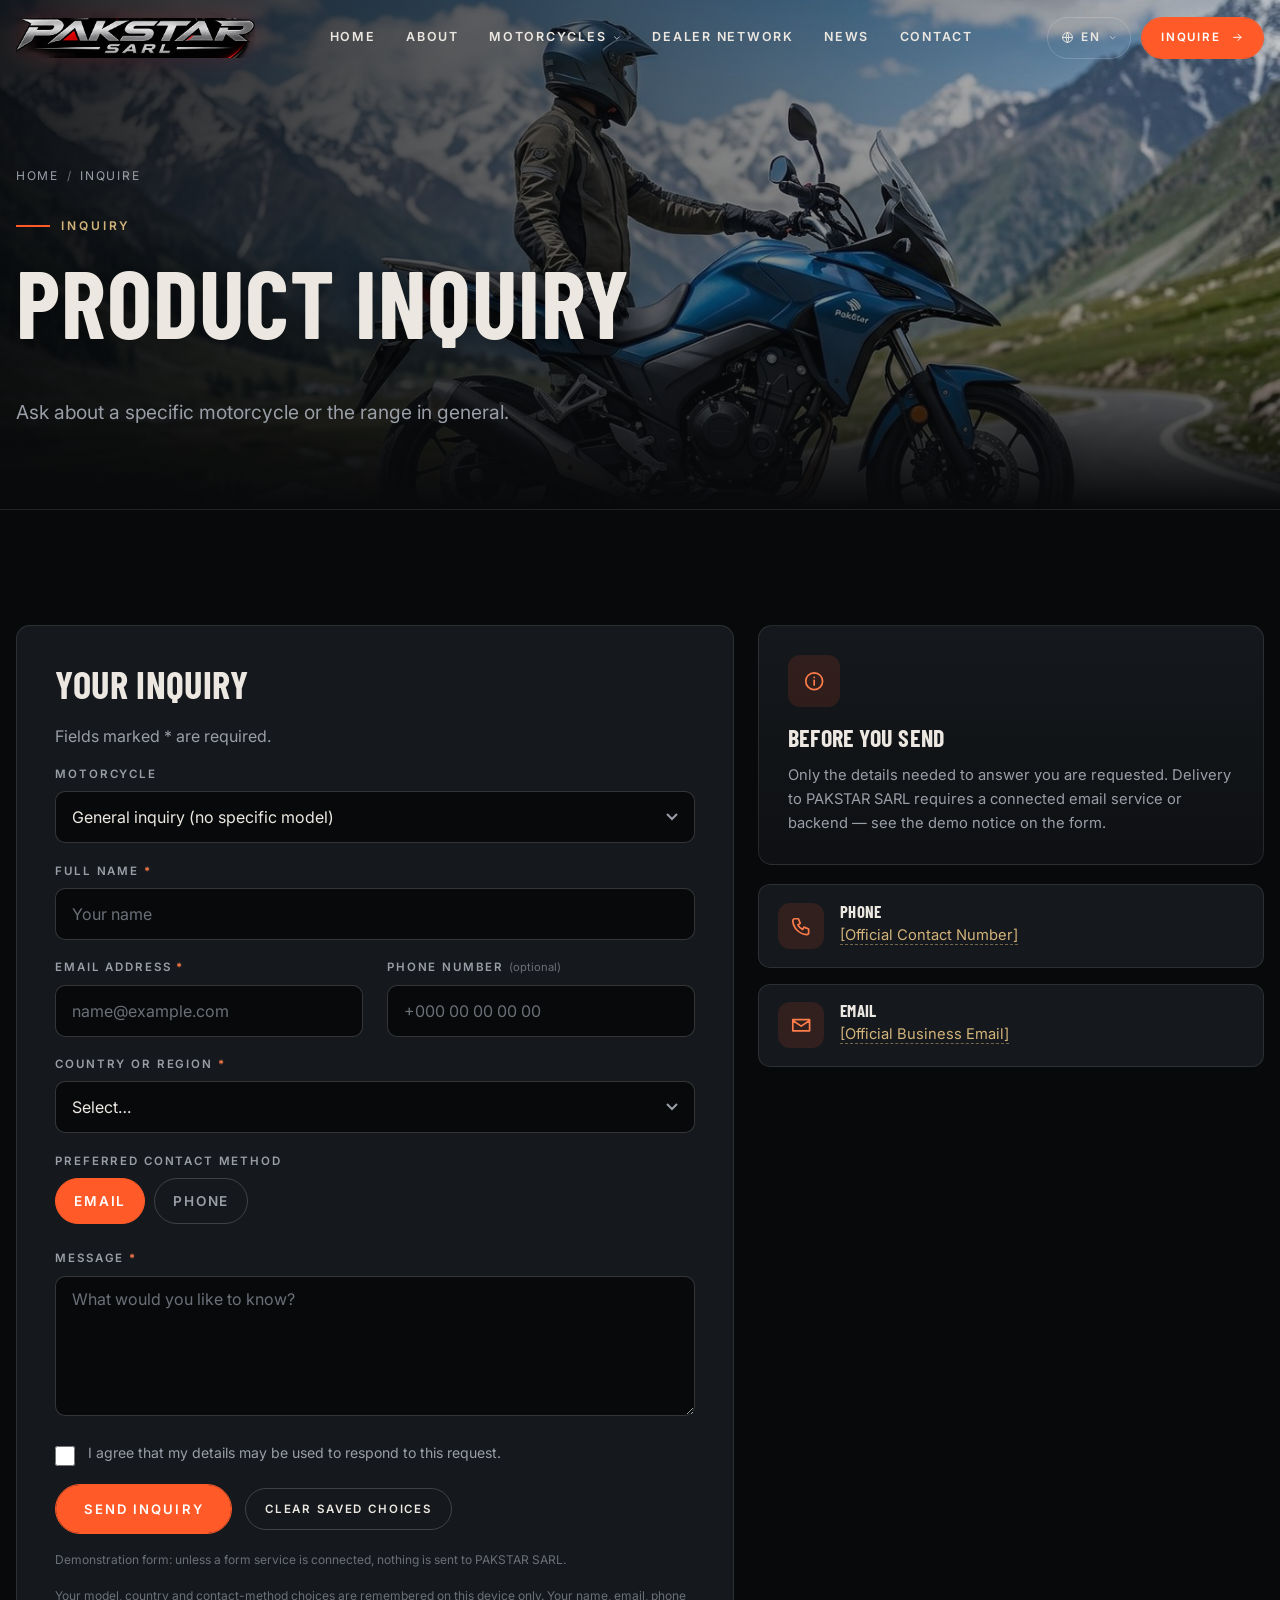
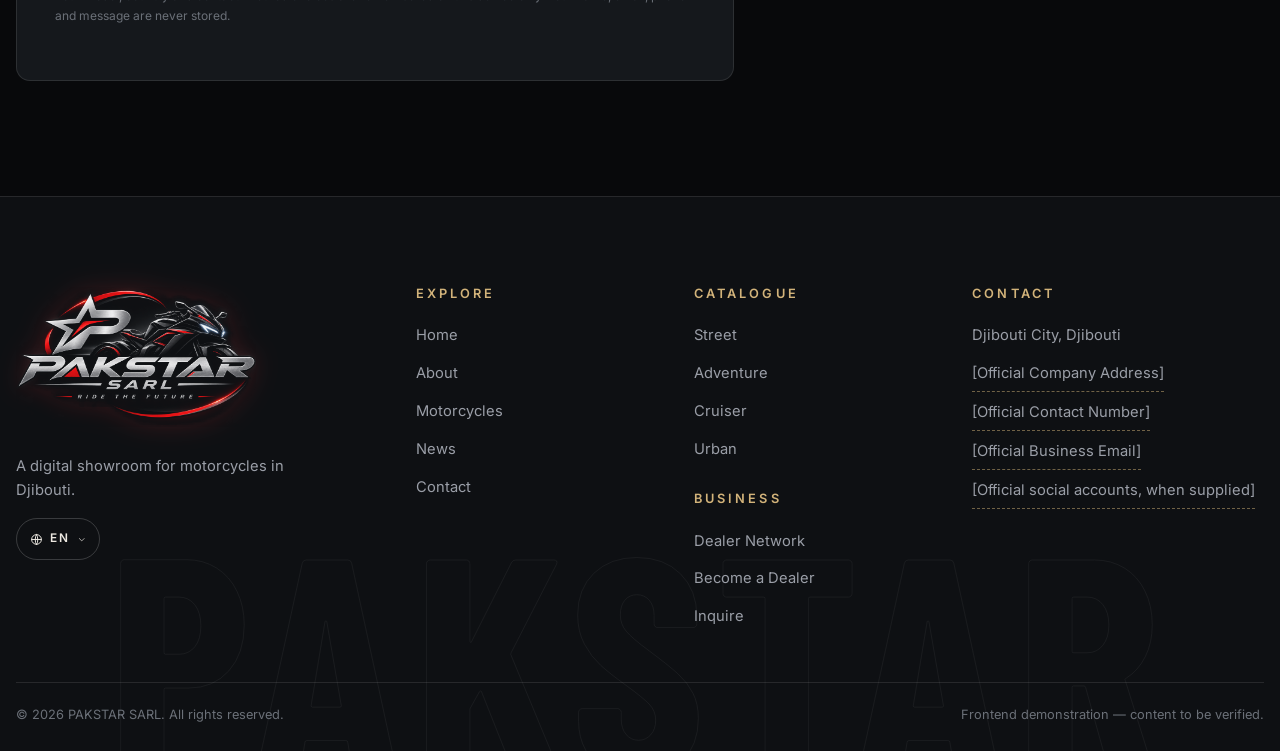
<file: inquiry.html>
<!doctype html>
<html lang="en">
<head>
<meta charset="utf-8">
<meta name="viewport" content="width=device-width, initial-scale=1, viewport-fit=cover">
<title data-i18n="meta.inquiry.t">Product Inquiry — PAKSTAR SARL</title>
<meta name="description" data-i18n-content="meta.inquiry.d" content="Request information about a PAKSTAR SARL motorcycle.">
<meta name="theme-color" content="#08090b">
<link rel="icon" type="image/png" sizes="32x32" href="assets/icons/favicon-32.png">
<link rel="icon" type="image/png" sizes="64x64" href="assets/icons/favicon-64.png">
<link rel="apple-touch-icon" href="assets/icons/apple-touch-icon.png">
<script>document.documentElement.classList.add('js');try{if(sessionStorage.getItem('pakstar.seen')){document.documentElement.classList.add('no-loader')}}catch(e){}</script>
<link rel="preconnect" href="https://fonts.googleapis.com">
<link rel="preconnect" href="https://fonts.gstatic.com" crossorigin>
<link href="https://fonts.googleapis.com/css2?family=Barlow+Condensed:wght@500;600;700&amp;family=Inter:wght@400;500;600&amp;display=swap" rel="stylesheet">
<link rel="stylesheet" href="assets/vendor/bootstrap.min.css">
<link rel="stylesheet" href="css/style.css">
<link rel="stylesheet" href="css/animations.css">
<link rel="stylesheet" href="css/responsive.css">
</head>
<body data-page="inquiry">
<div class="loader" id="loader" aria-hidden="true"><div class="loader__inner"><img class="loader__logo" src="assets/img/logo.png" alt="" width="800" height="467"><div class="loader__sub">SARL · DJIBOUTI</div><div class="loader__bar"><i id="loaderBar"></i></div><div class="loader__pct" id="loaderPct">0</div></div></div>

<main id="main">
<section class="page-hero page-hero--photo">
  <div class="page-hero__bg page-hero__bg--photo" style="background-image:url(assets/img/hero-adventure.jpg)" aria-hidden="true"></div>
  <div class="container-xl">
    <ol class="crumbs reveal" aria-label="Breadcrumb"><li><a href="index.html" data-i18n="nav.home">Home</a></li><li aria-current="page"><span data-i18n="nav.inquire">Inquire</span></li></ol>
    <span class="eyebrow reveal" data-d="80" data-i18n="inq.eyebrow">Inquiry</span>
    <h1 class="reveal" data-d="140" data-i18n="inq.h1">Product inquiry</h1>
    <p class="lead-px reveal" data-d="220" data-i18n="inq.lead">Ask about a specific motorcycle or the range in general.</p>
    
  </div>
</section>
<section class="section"><div class="container-xl"><div class="row g-5">
  <div class="col-lg-7"><div class="form-card reveal">
    <h2 style="font-size:clamp(1.8rem,3vw,2.4rem)" data-i18n="inq.form.h2">Your inquiry</h2>
    <p data-i18n="f.reqnote">Fields marked * are required.</p>
    <form id="inquiryForm" data-form data-draft="inquiry" novalidate>
      <div class="alert-px" data-status aria-live="polite"></div>
      <div class="selected-model" id="selectedModel" aria-live="polite"></div>
      <div class="field"><label for="model"><span data-i18n="inq.model">Motorcycle</span></label><select class="inp" id="model" name="model" data-draft-field></select></div>
      <div class="field"><label for="name"><span data-i18n="f.name">Full name</span> <span class="req" aria-hidden="true">*</span></label><input class="inp" id="name" name="name" type="text" autocomplete="name" required data-i18n-ph="f.name.ph" placeholder="Your name"></div>
      <div class="row g-3"><div class="col-md-6"><div class="field"><label for="email"><span data-i18n="f.email">Email address</span> <span class="req" aria-hidden="true">*</span></label><input class="inp" id="email" name="email" type="email" autocomplete="email" required data-i18n-ph="f.email.ph" placeholder="name@example.com"></div></div><div class="col-md-6"><div class="field"><label for="phone"><span data-i18n="f.phone">Phone number</span> <span class="hint-inline" data-i18n="f.optional" style="text-transform:none;letter-spacing:0;font-weight:400;color:var(--dim)">(optional)</span></label><input class="inp" id="phone" name="phone" type="tel" autocomplete="tel" data-i18n-ph="f.phone.ph" placeholder="+000 00 00 00 00"></div></div></div>
      <div class="field"><label for="country"><span data-i18n="f.country">Country or region</span> <span class="req" aria-hidden="true">*</span></label><select class="inp" id="country" name="country" required data-draft-field autocomplete="country-name"><option value="" data-i18n="f.choose">Select…</option><option value="Djibouti" data-i18n="ctry.dj">Djibouti</option><option value="Ethiopia" data-i18n="ctry.et">Ethiopia</option><option value="Somalia" data-i18n="ctry.so">Somalia</option><option value="Eritrea" data-i18n="ctry.er">Eritrea</option><option value="Other" data-i18n="ctry.other">Other</option></select></div>
      <div class="field"><label id="pcm-l" data-i18n="f.pcm">Preferred contact method</label><div class="radios" role="radiogroup" aria-labelledby="pcm-l">
        <label class="radio"><input type="radio" name="method" value="email" checked data-draft-field><span data-i18n="f.pcm.email">Email</span></label>
        <label class="radio"><input type="radio" name="method" value="phone" data-draft-field><span data-i18n="f.pcm.phone">Phone</span></label></div></div>
      <div class="field"><label for="message"><span data-i18n="f.message">Message</span> <span class="req" aria-hidden="true">*</span></label><textarea class="inp" id="message" name="message" rows="5" required data-i18n-ph="inq.message.ph" minlength="10" placeholder="What would you like to know?"></textarea></div>
      <div class="field"><div class="consent"><input type="checkbox" id="consent" name="consent" required><label for="consent" data-i18n="f.consent">I agree that my details may be used to respond to this request.</label></div></div>
      <div style="display:flex;gap:.8rem;flex-wrap:wrap;align-items:center"><button class="px-btn" type="submit"><span data-i18n="f.send">Send inquiry</span><span class="spin" aria-hidden="true"></span></button><button type="button" class="px-btn px-btn--ghost px-btn--sm" data-clear-draft><span data-i18n="inq.clear">Clear saved choices</span></button></div>
      <p class="demo-note" data-i18n="f.demo.note">Demonstration form: unless a form service is connected, nothing is sent to PAKSTAR SARL.</p>
      <p class="demo-note" data-i18n="inq.draft.note">Your model, country and contact-method choices are remembered on this device only. Your name, email, phone and message are never stored.</p>
    </form>
  </div></div>
  <div class="col-lg-5">
    <div class="f-card reveal" data-d="120"><div class="f-card__ico" data-icon="info"></div><h3 data-i18n="inq.side.h3">Before you send</h3><p data-i18n="inq.side.p">Only the details needed to answer you are requested. Delivery to PAKSTAR SARL requires a connected email service or backend — see the demo notice on the form.</p></div>
    <ul class="c-list" style="margin-top:1.2rem" data-stagger>
      <li class="c-item reveal"><div class="f-card__ico" data-icon="phone"></div><div><h4 data-i18n="contact.phone">Phone</h4><p><span class="ph" data-i18n="ph.phone">[Official Contact Number]</span></p></div></li>
      <li class="c-item reveal"><div class="f-card__ico" data-icon="mail"></div><div><h4 data-i18n="contact.email">Email</h4><p><span class="ph" data-i18n="ph.email">[Official Business Email]</span></p></div></li>
    </ul>
  </div>
</div></div></section>
</main>

<script src="assets/vendor/bootstrap.bundle.min.js" defer></script>
<script src="js/lang-data.js" defer></script>
<script src="js/i18n.js" defer></script>
<script src="js/storage.js" defer></script>
<script src="js/products.js" defer></script>
<script src="js/modals.js" defer></script>
<script src="js/forms.js" defer></script>
<script src="js/pages.js" defer></script>
<script src="js/main.js" defer></script>
</body>
</html>
</file>
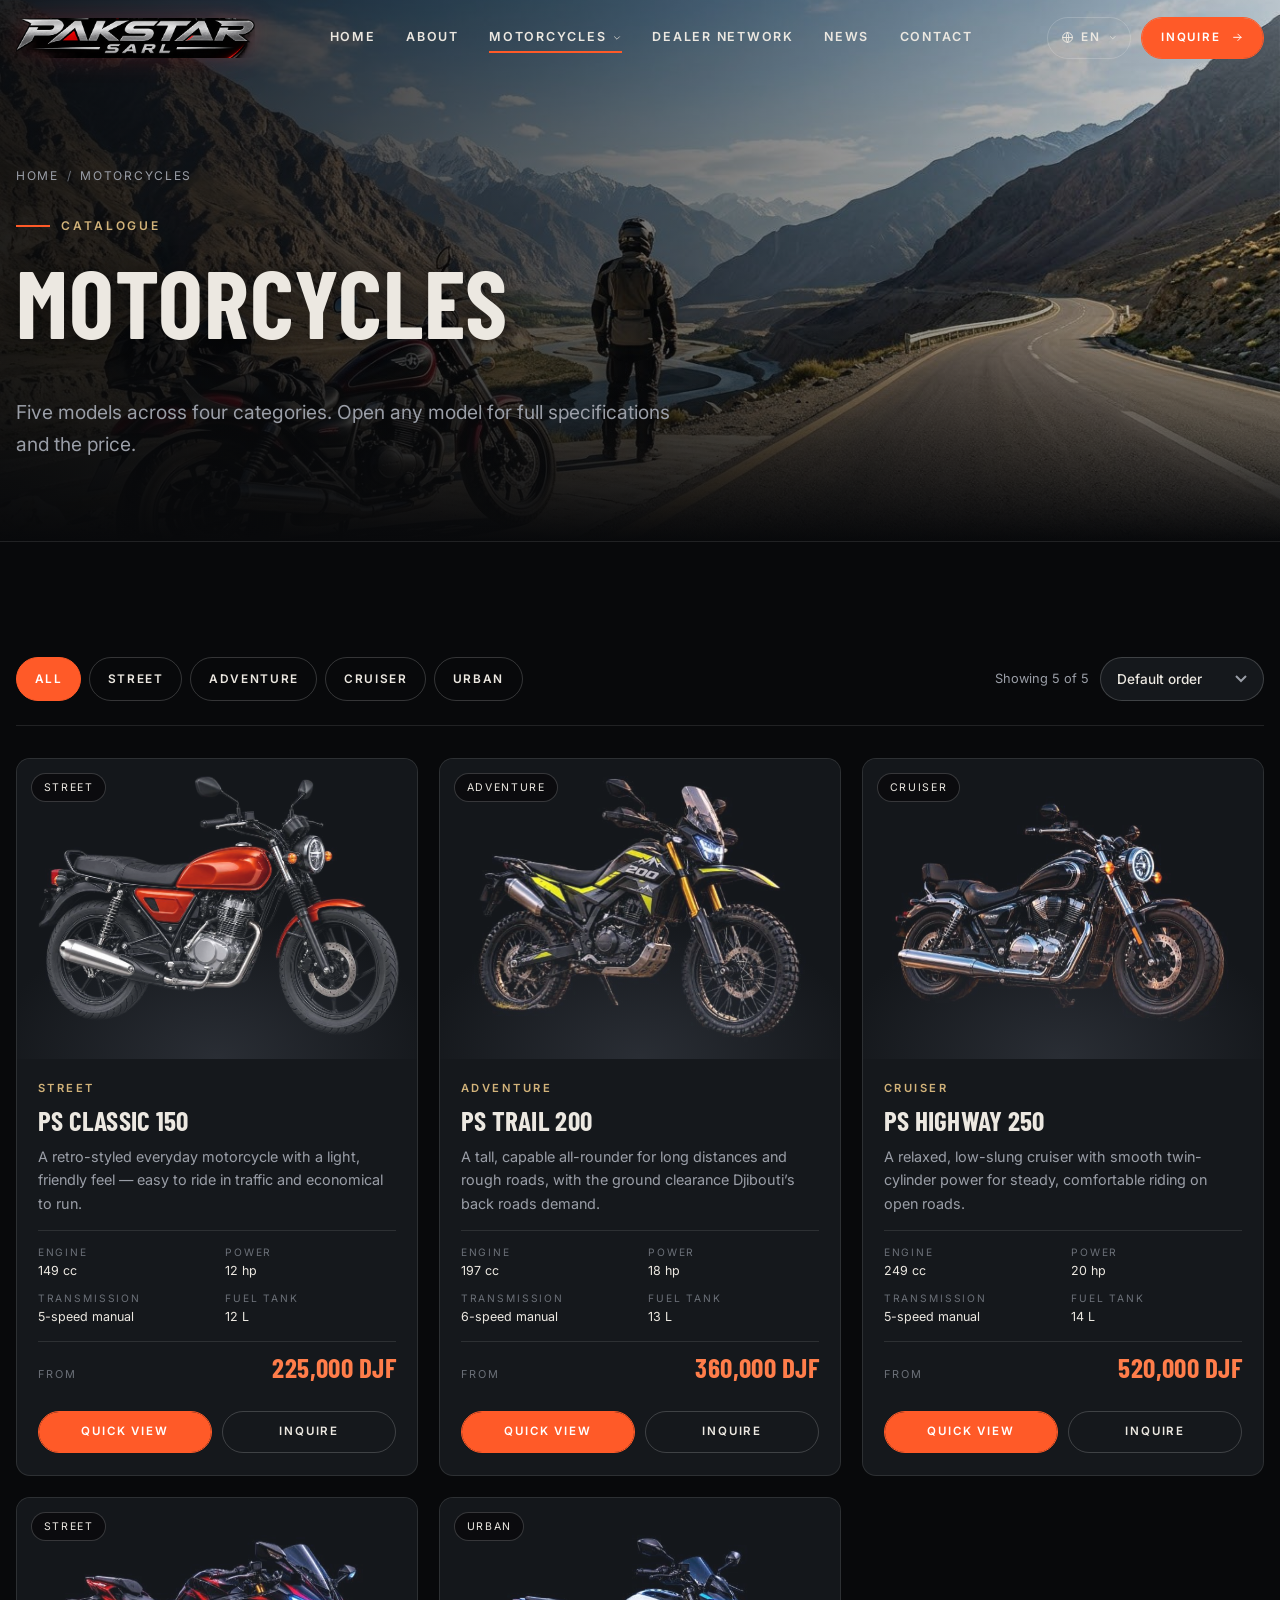
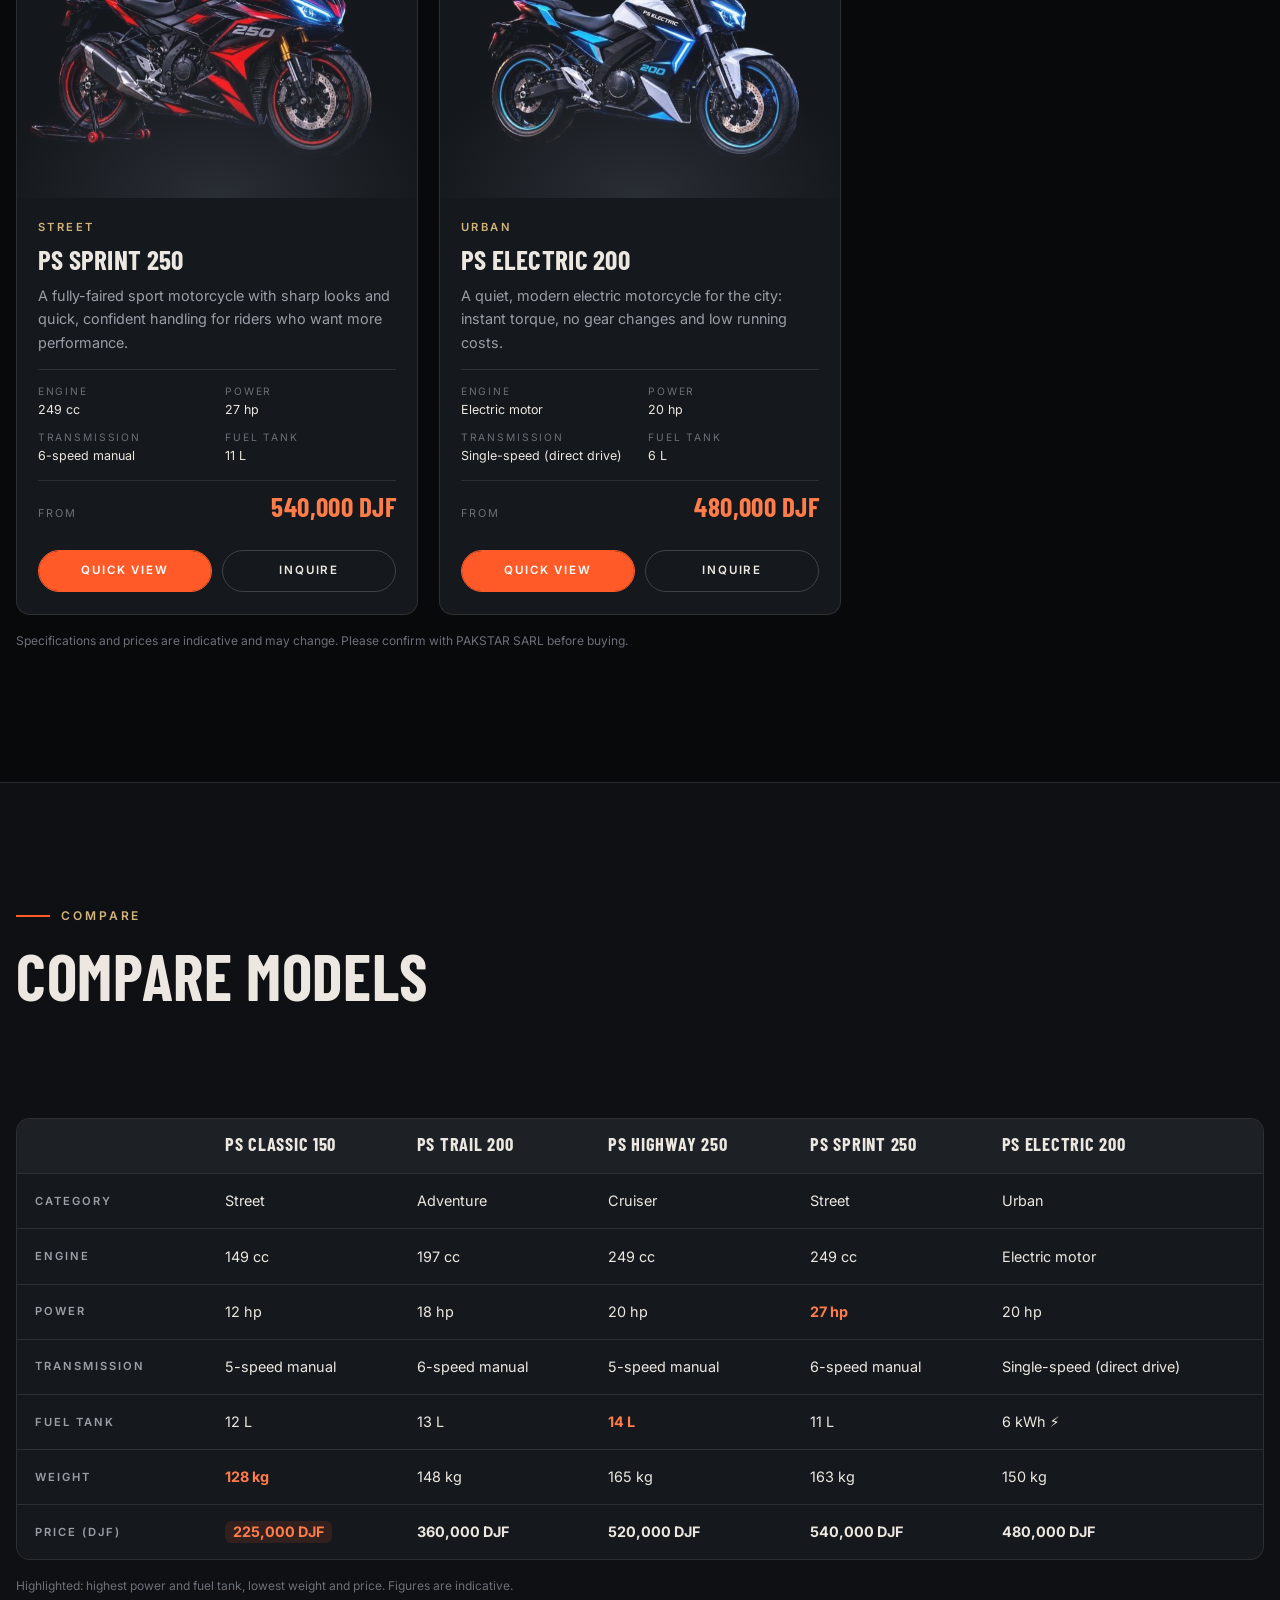
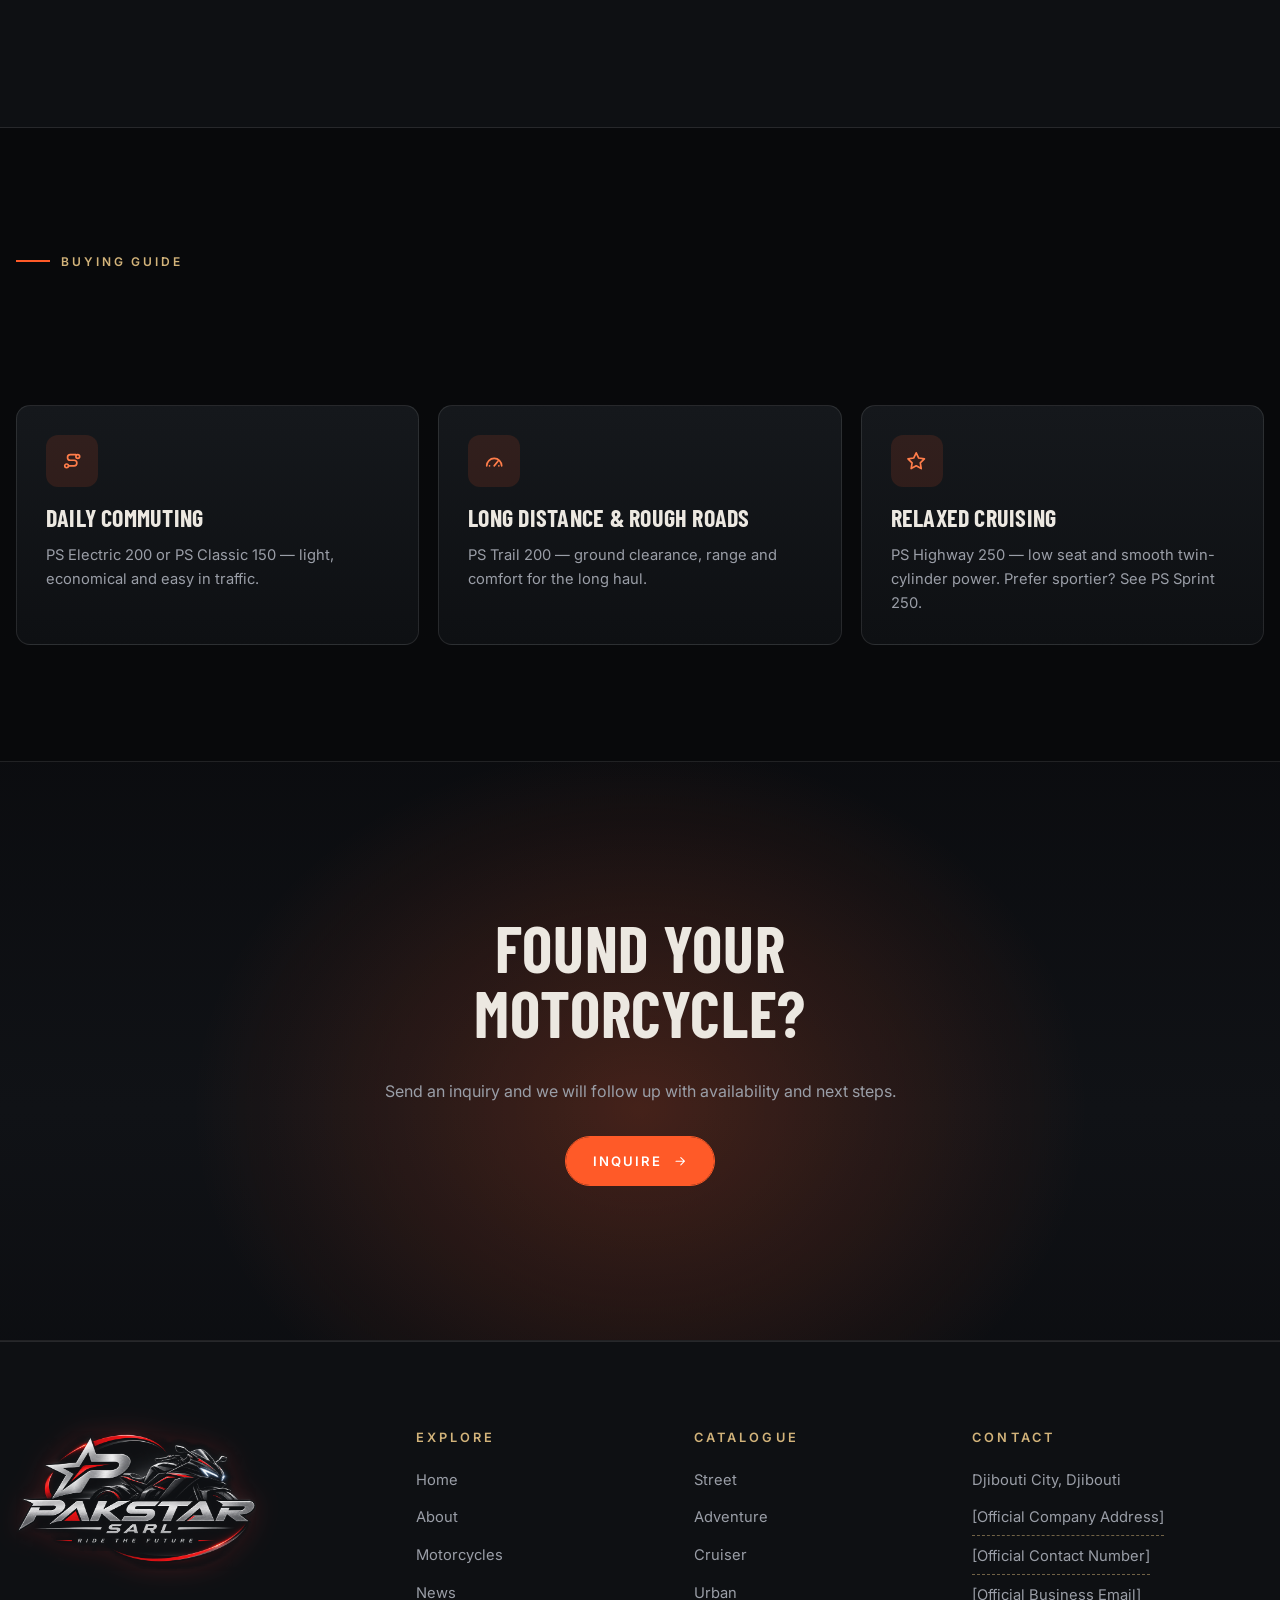
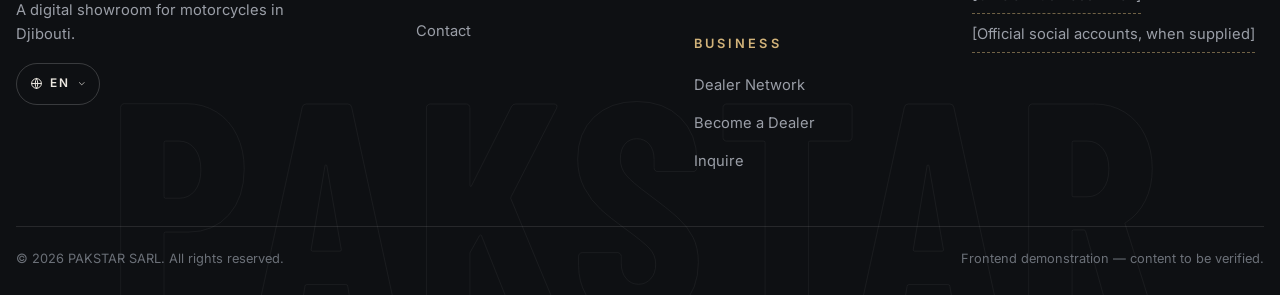
<file: motorcycles.html>
<!doctype html>
<html lang="en">
<head>
<meta charset="utf-8">
<meta name="viewport" content="width=device-width, initial-scale=1, viewport-fit=cover">
<title data-i18n="meta.motorcycles.t">Motorcycles — PAKSTAR SARL</title>
<meta name="description" data-i18n-content="meta.motorcycles.d" content="Browse the PAKSTAR SARL motorcycle catalogue by category and open a quick view of each model.">
<meta name="theme-color" content="#08090b">
<link rel="icon" type="image/png" sizes="32x32" href="assets/icons/favicon-32.png">
<link rel="icon" type="image/png" sizes="64x64" href="assets/icons/favicon-64.png">
<link rel="apple-touch-icon" href="assets/icons/apple-touch-icon.png">
<script>document.documentElement.classList.add('js');try{if(sessionStorage.getItem('pakstar.seen')){document.documentElement.classList.add('no-loader')}}catch(e){}</script>
<link rel="preconnect" href="https://fonts.googleapis.com">
<link rel="preconnect" href="https://fonts.gstatic.com" crossorigin>
<link href="https://fonts.googleapis.com/css2?family=Barlow+Condensed:wght@500;600;700&amp;family=Inter:wght@400;500;600&amp;display=swap" rel="stylesheet">
<link rel="stylesheet" href="assets/vendor/bootstrap.min.css">
<link rel="stylesheet" href="css/style.css">
<link rel="stylesheet" href="css/animations.css">
<link rel="stylesheet" href="css/responsive.css">
</head>
<body data-page="motorcycles">
<div class="loader" id="loader" aria-hidden="true"><div class="loader__inner"><img class="loader__logo" src="assets/img/logo.png" alt="" width="800" height="467"><div class="loader__sub">SARL · DJIBOUTI</div><div class="loader__bar"><i id="loaderBar"></i></div><div class="loader__pct" id="loaderPct">0</div></div></div>

<main id="main">
<section class="page-hero page-hero--photo">
  <div class="page-hero__bg page-hero__bg--photo" style="background-image:url(assets/img/hero-touring.jpg)" aria-hidden="true"></div>
  <div class="container-xl">
    <ol class="crumbs reveal" aria-label="Breadcrumb"><li><a href="index.html" data-i18n="nav.home">Home</a></li><li aria-current="page"><span data-i18n="nav.motorcycles">Motorcycles</span></li></ol>
    <span class="eyebrow reveal" data-d="80" data-i18n="moto.eyebrow">Catalogue</span>
    <h1 class="reveal" data-d="140" data-i18n="moto.h1">Motorcycles</h1>
    <p class="lead-px reveal" data-d="220" data-i18n="moto.lead">Five models across four categories. Open any model for full specifications and the price.</p>
    
  </div>
</section>
<section class="section" aria-labelledby="catalogTitle">
  <div class="container-xl">
    <h2 class="sr-only" id="catalogTitle" data-i18n="moto.catalog">Motorcycle catalogue</h2>
    <div class="filters">
      <div class="filters__chips" id="filterChips" role="group" data-i18n-aria="moto.filter" aria-label="Filter by category"></div>
      <div class="filters__side">
        <span class="count" id="count" role="status" aria-live="polite"></span>
        <label class="sr-only" for="sort" data-i18n="c.sort">Sort</label>
        <select class="sel" id="sort"><option value="default"></option><option value="name"></option><option value="cat"></option><option value="price"></option><option value="priceDesc"></option></select>
        <button type="button" class="px-btn px-btn--sm px-btn--ghost" id="reset" hidden><span data-i18n="c.reset">Reset filters</span></button>
      </div>
    </div>
    <div class="p-grid" id="catalog"></div>
    <p class="demo-note" data-i18n="c.sample.note">Specifications and prices are indicative and may change. Please confirm with PAKSTAR SARL before buying.</p>
  </div>
</section>

<section class="section section--alt" id="compare-section" aria-labelledby="cmpTitle">
  <div class="container-xl">
    <div class="sec-head"><span class="eyebrow reveal" data-i18n="cmp.eyebrow">Compare</span><h2 class="reveal" data-d="80" id="cmpTitle" data-i18n="cmp.h2">Compare models</h2><p class="reveal" data-d="140" data-i18n="cmp.p">All five models side by side. The best figure in each row is highlighted.</p></div>
    <div class="cmp-wrap reveal" id="compare" tabindex="0" role="region" data-i18n-aria="cmp.h2" aria-label="Compare models"></div>
    <p class="demo-note" data-i18n="cmp.note">Highlighted: highest power and fuel tank, lowest weight and price. Figures are indicative.</p>
  </div>
</section>

<section class="section" aria-labelledby="guideTitle">
  <div class="container-xl">
    <div class="sec-head"><span class="eyebrow reveal" data-i18n="guide.eyebrow">Buying guide</span><h2 class="reveal" data-d="80" id="guideTitle" data-i18n="guide.h2">Which motorcycle suits you?</h2></div>
    <div class="f-grid" data-stagger>
      <article class="f-card reveal"><div class="f-card__ico" data-icon="route"></div><h3 data-i18n="guide.1.t">Daily commuting</h3><p data-i18n="guide.1.d">PS Electric 200 or PS Classic 150 — light, economical and easy in traffic.</p></article>
      <article class="f-card reveal"><div class="f-card__ico" data-icon="gauge"></div><h3 data-i18n="guide.2.t">Long distance & rough roads</h3><p data-i18n="guide.2.d">PS Trail 200 — ground clearance, range and comfort for the long haul.</p></article>
      <article class="f-card reveal"><div class="f-card__ico" data-icon="star"></div><h3 data-i18n="guide.3.t">Relaxed cruising</h3><p data-i18n="guide.3.d">PS Highway 250 — low seat and smooth twin-cylinder power. Prefer sportier? See PS Sprint 250.</p></article>
    </div>
  </div>
</section>

<section class="banner"><div class="banner__bg" data-parallax="0.15"></div><div class="container-xl"><h2 class="reveal" data-i18n="moto.cta.h2">Found your motorcycle?</h2><p class="reveal" data-d="80" data-i18n="moto.cta.p">Send an inquiry and we will follow up with availability and next steps.</p><a class="px-btn reveal" data-d="140" href="inquiry.html"><span data-i18n="nav.inquire">Inquire</span><i data-icon="arrow"></i></a></div></section>
</main>

<script src="assets/vendor/bootstrap.bundle.min.js" defer></script>
<script src="js/lang-data.js" defer></script>
<script src="js/i18n.js" defer></script>
<script src="js/storage.js" defer></script>
<script src="js/products.js" defer></script>
<script src="js/modals.js" defer></script>
<script src="js/forms.js" defer></script>
<script src="js/pages.js" defer></script>
<script src="js/main.js" defer></script>
</body>
</html>
</file>
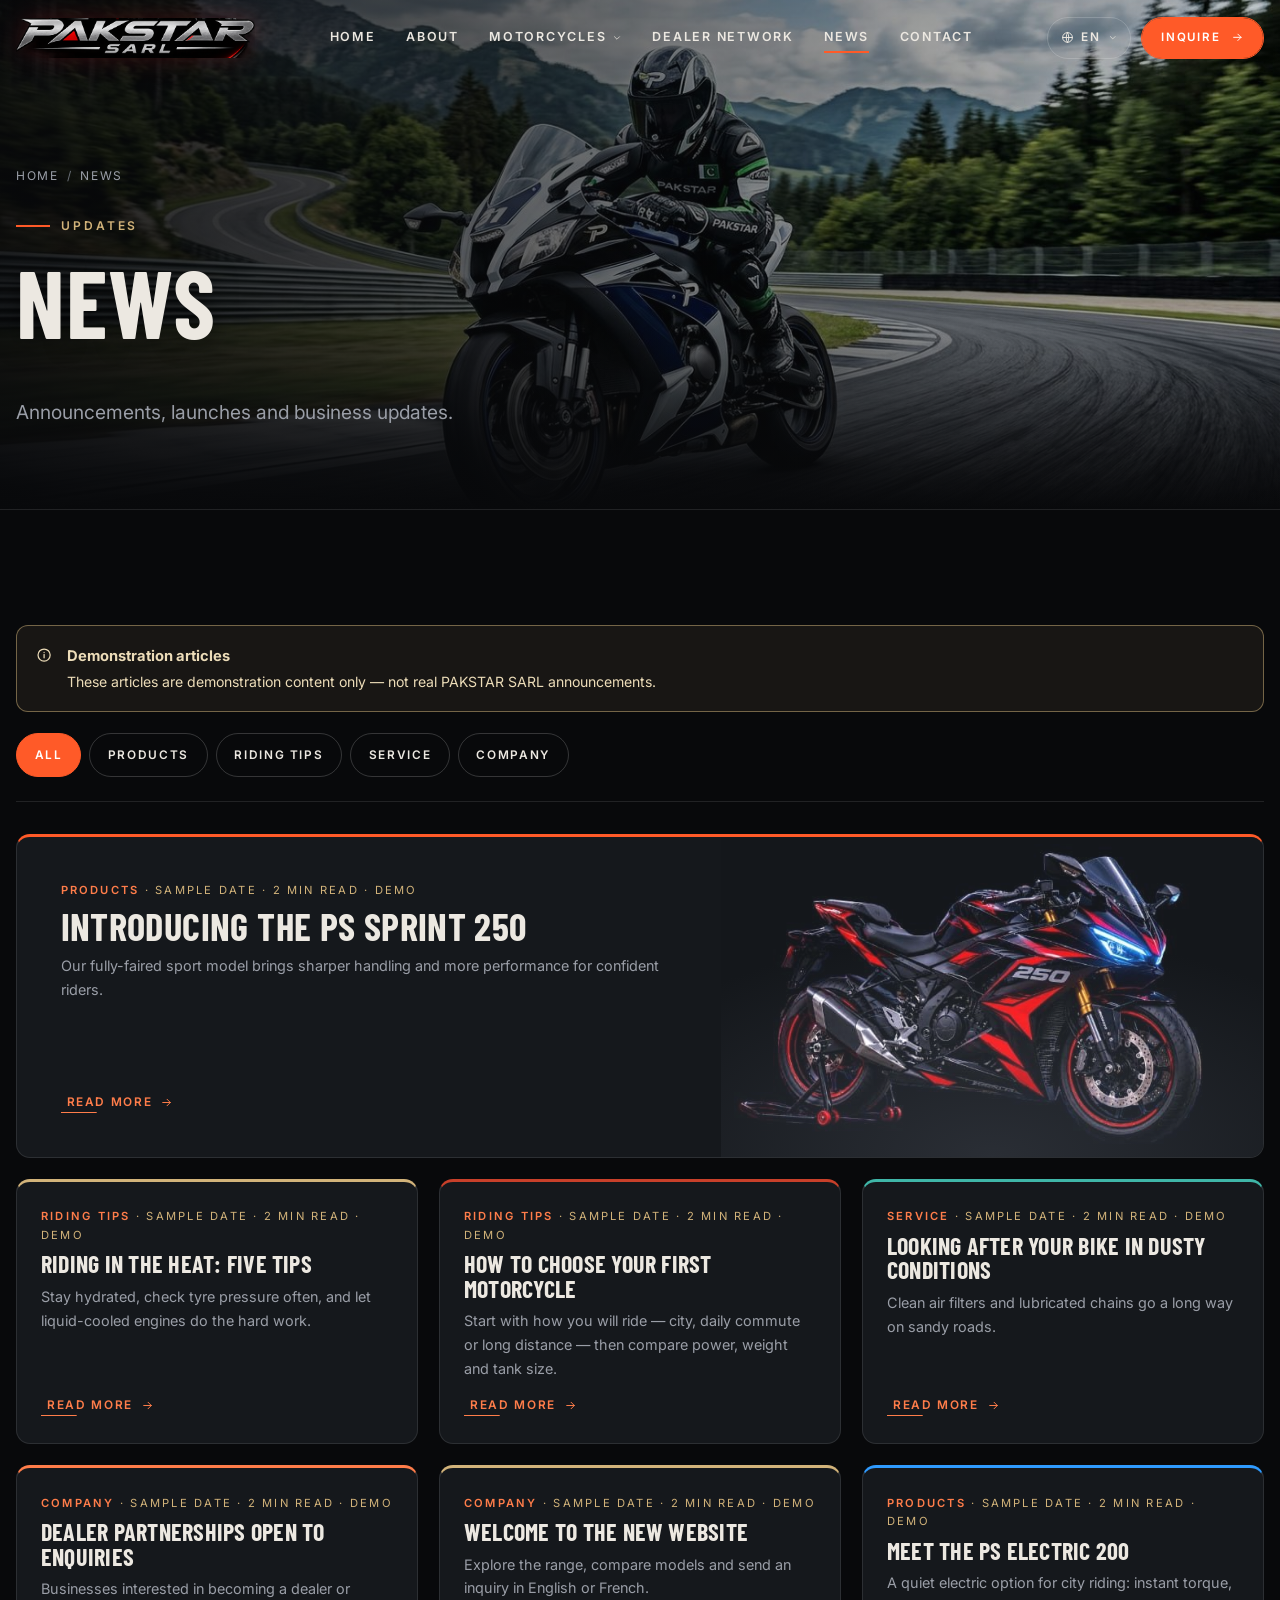
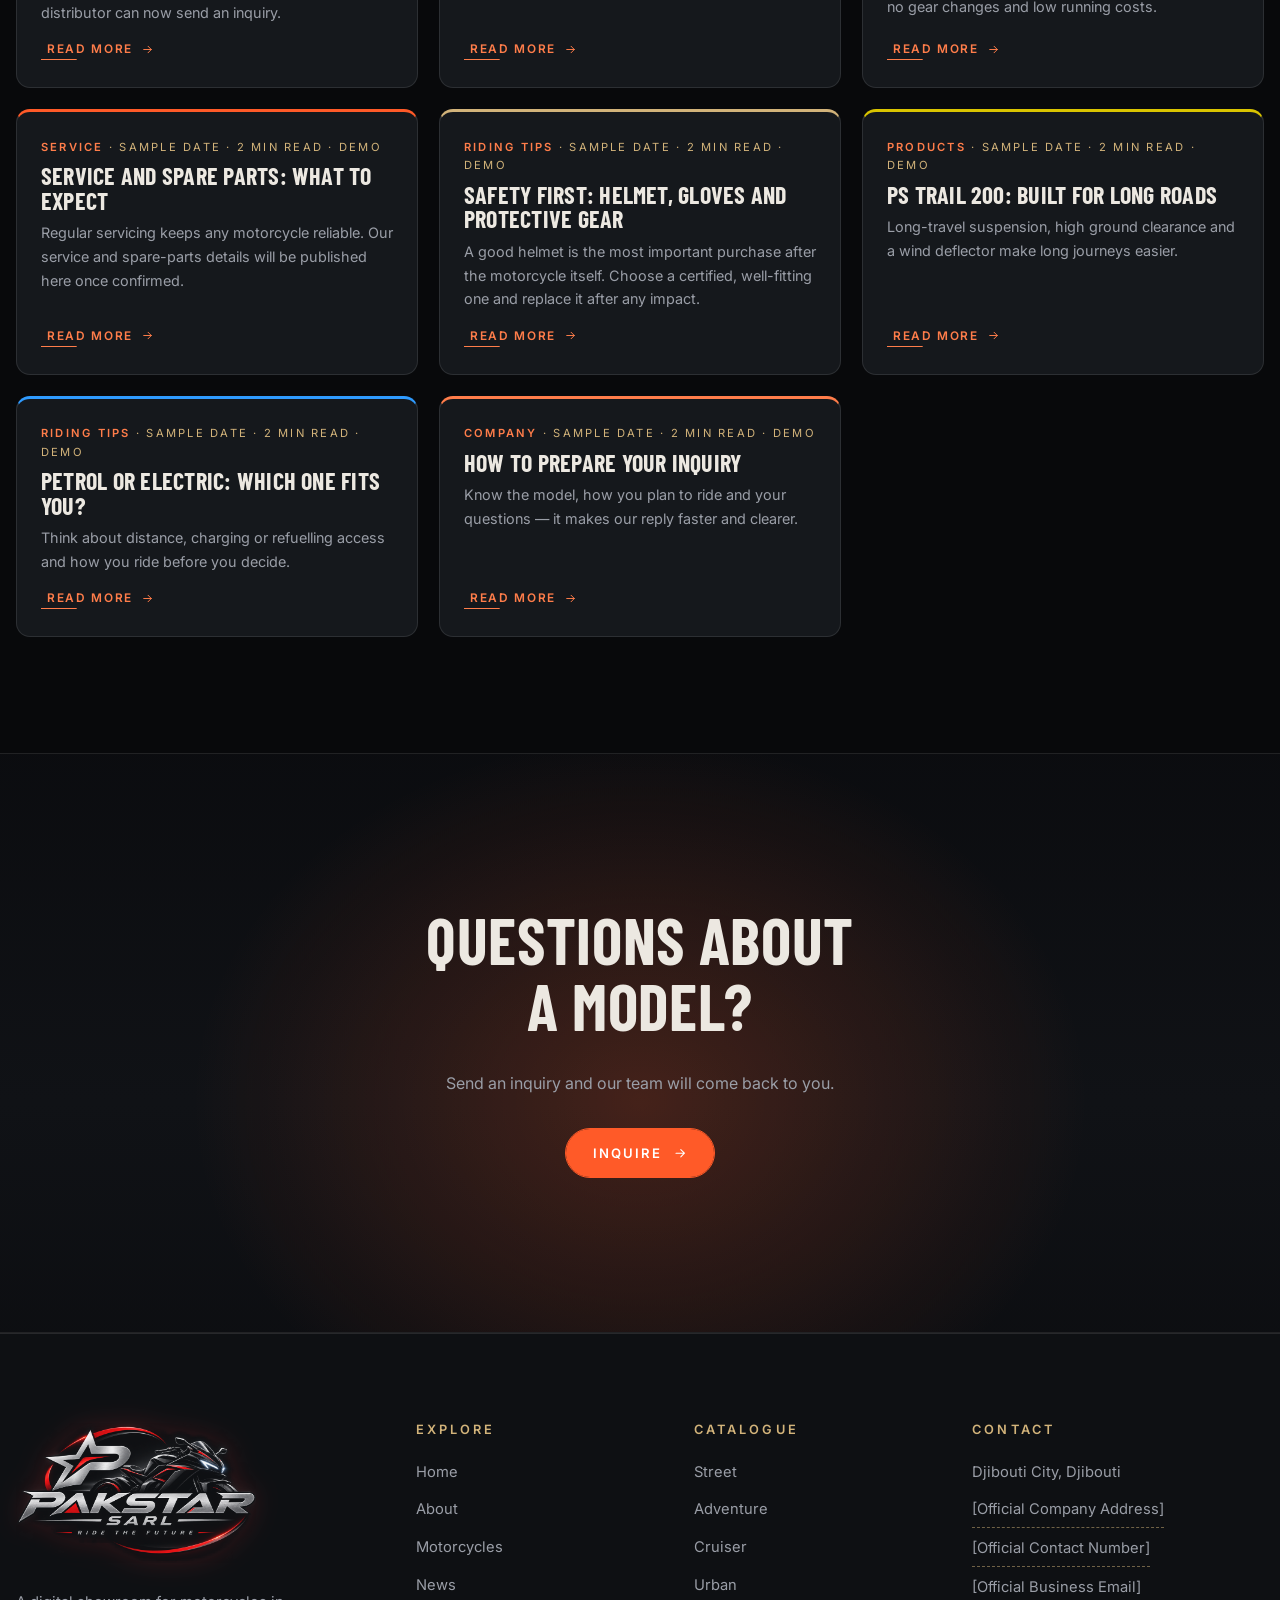
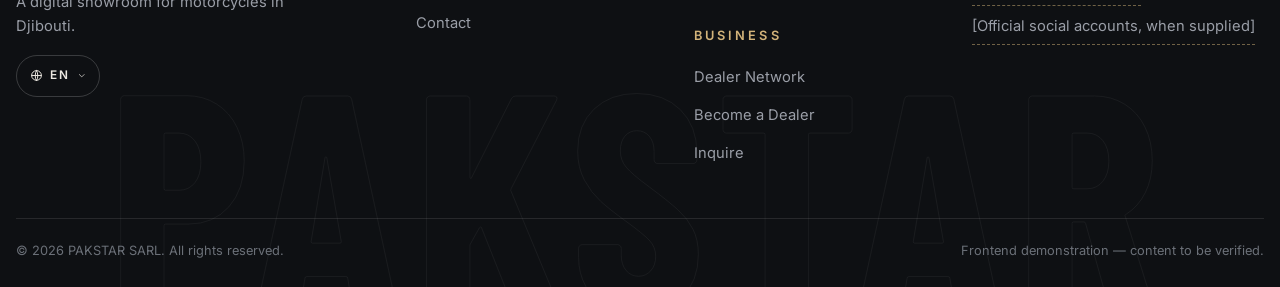
<file: news.html>
<!doctype html>
<html lang="en">
<head>
<meta charset="utf-8">
<meta name="viewport" content="width=device-width, initial-scale=1, viewport-fit=cover">
<title data-i18n="meta.news.t">News — PAKSTAR SARL</title>
<meta name="description" data-i18n-content="meta.news.d" content="News and updates from PAKSTAR SARL.">
<meta name="theme-color" content="#08090b">
<link rel="icon" type="image/png" sizes="32x32" href="assets/icons/favicon-32.png">
<link rel="icon" type="image/png" sizes="64x64" href="assets/icons/favicon-64.png">
<link rel="apple-touch-icon" href="assets/icons/apple-touch-icon.png">
<script>document.documentElement.classList.add('js');try{if(sessionStorage.getItem('pakstar.seen')){document.documentElement.classList.add('no-loader')}}catch(e){}</script>
<link rel="preconnect" href="https://fonts.googleapis.com">
<link rel="preconnect" href="https://fonts.gstatic.com" crossorigin>
<link href="https://fonts.googleapis.com/css2?family=Barlow+Condensed:wght@500;600;700&amp;family=Inter:wght@400;500;600&amp;display=swap" rel="stylesheet">
<link rel="stylesheet" href="assets/vendor/bootstrap.min.css">
<link rel="stylesheet" href="css/style.css">
<link rel="stylesheet" href="css/animations.css">
<link rel="stylesheet" href="css/responsive.css">
</head>
<body data-page="news">
<div class="loader" id="loader" aria-hidden="true"><div class="loader__inner"><img class="loader__logo" src="assets/img/logo.png" alt="" width="800" height="467"><div class="loader__sub">SARL · DJIBOUTI</div><div class="loader__bar"><i id="loaderBar"></i></div><div class="loader__pct" id="loaderPct">0</div></div></div>

<main id="main">
<section class="page-hero page-hero--photo">
  <div class="page-hero__bg page-hero__bg--photo" style="background-image:url(assets/img/hero-track.jpg)" aria-hidden="true"></div>
  <div class="container-xl">
    <ol class="crumbs reveal" aria-label="Breadcrumb"><li><a href="index.html" data-i18n="nav.home">Home</a></li><li aria-current="page"><span data-i18n="nav.news">News</span></li></ol>
    <span class="eyebrow reveal" data-d="80" data-i18n="news.eyebrow">Updates</span>
    <h1 class="reveal" data-d="140" data-i18n="news.h1">News</h1>
    <p class="lead-px reveal" data-d="220" data-i18n="news.lead">Announcements, launches and business updates.</p>
    
  </div>
</section>
<section class="section"><div class="container-xl">
  <div class="alert-px alert-px--demo is-show reveal"><svg class="ico" viewBox="0 0 24 24" aria-hidden="true" style="margin-top:.2rem"><path d="M12 21a9 9 0 100-18 9 9 0 000 18zM12 11v5M12 8v.01"/></svg><div><b data-i18n="news.notice.t">Demonstration articles</b><p data-i18n="news.demo">These articles are demonstration content only — not real PAKSTAR SARL announcements.</p></div></div>
  <div class="filters" style="justify-content:flex-start"><div class="filters__chips" id="newsFilters" role="group" aria-label="Filter news by topic" data-i18n-aria="news.filter.label"></div></div>
  <div id="newsFeature"></div>
  <div class="n-grid" id="newsList"></div>
</div></section>
<section class="banner"><div class="banner__bg" data-parallax="0.15"></div><div class="container-xl"><h2 class="reveal" data-i18n="news.cta.t">Questions about a model?</h2><p class="reveal" data-d="80" data-i18n="news.cta.d">Send an inquiry and our team will come back to you.</p><a class="px-btn reveal" data-d="160" href="inquiry.html"><span data-i18n="nav.inquire">Inquire</span><i data-icon="arrow"></i></a></div></section>
</main>

<script src="assets/vendor/bootstrap.bundle.min.js" defer></script>
<script src="js/lang-data.js" defer></script>
<script src="js/i18n.js" defer></script>
<script src="js/storage.js" defer></script>
<script src="js/products.js" defer></script>
<script src="js/modals.js" defer></script>
<script src="js/forms.js" defer></script>
<script src="js/pages.js" defer></script>
<script src="js/main.js" defer></script>
</body>
</html>
</file>
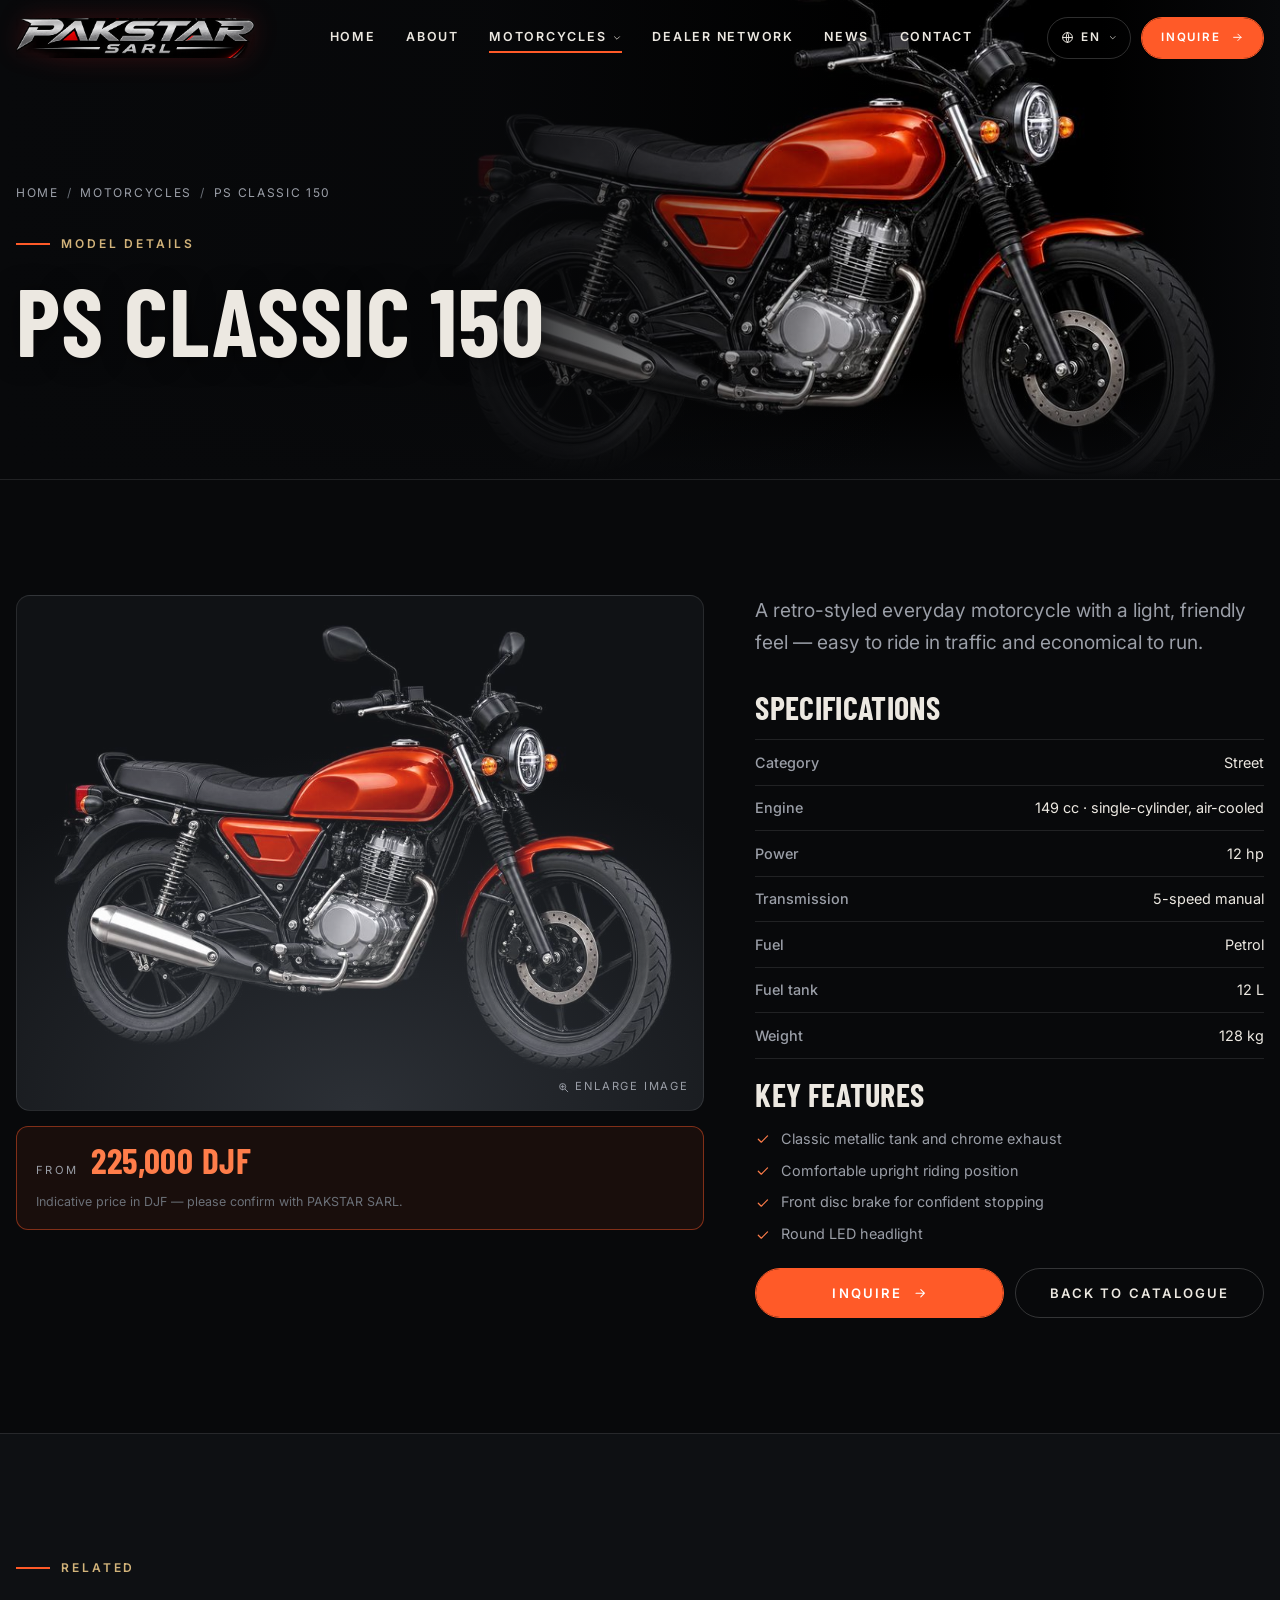
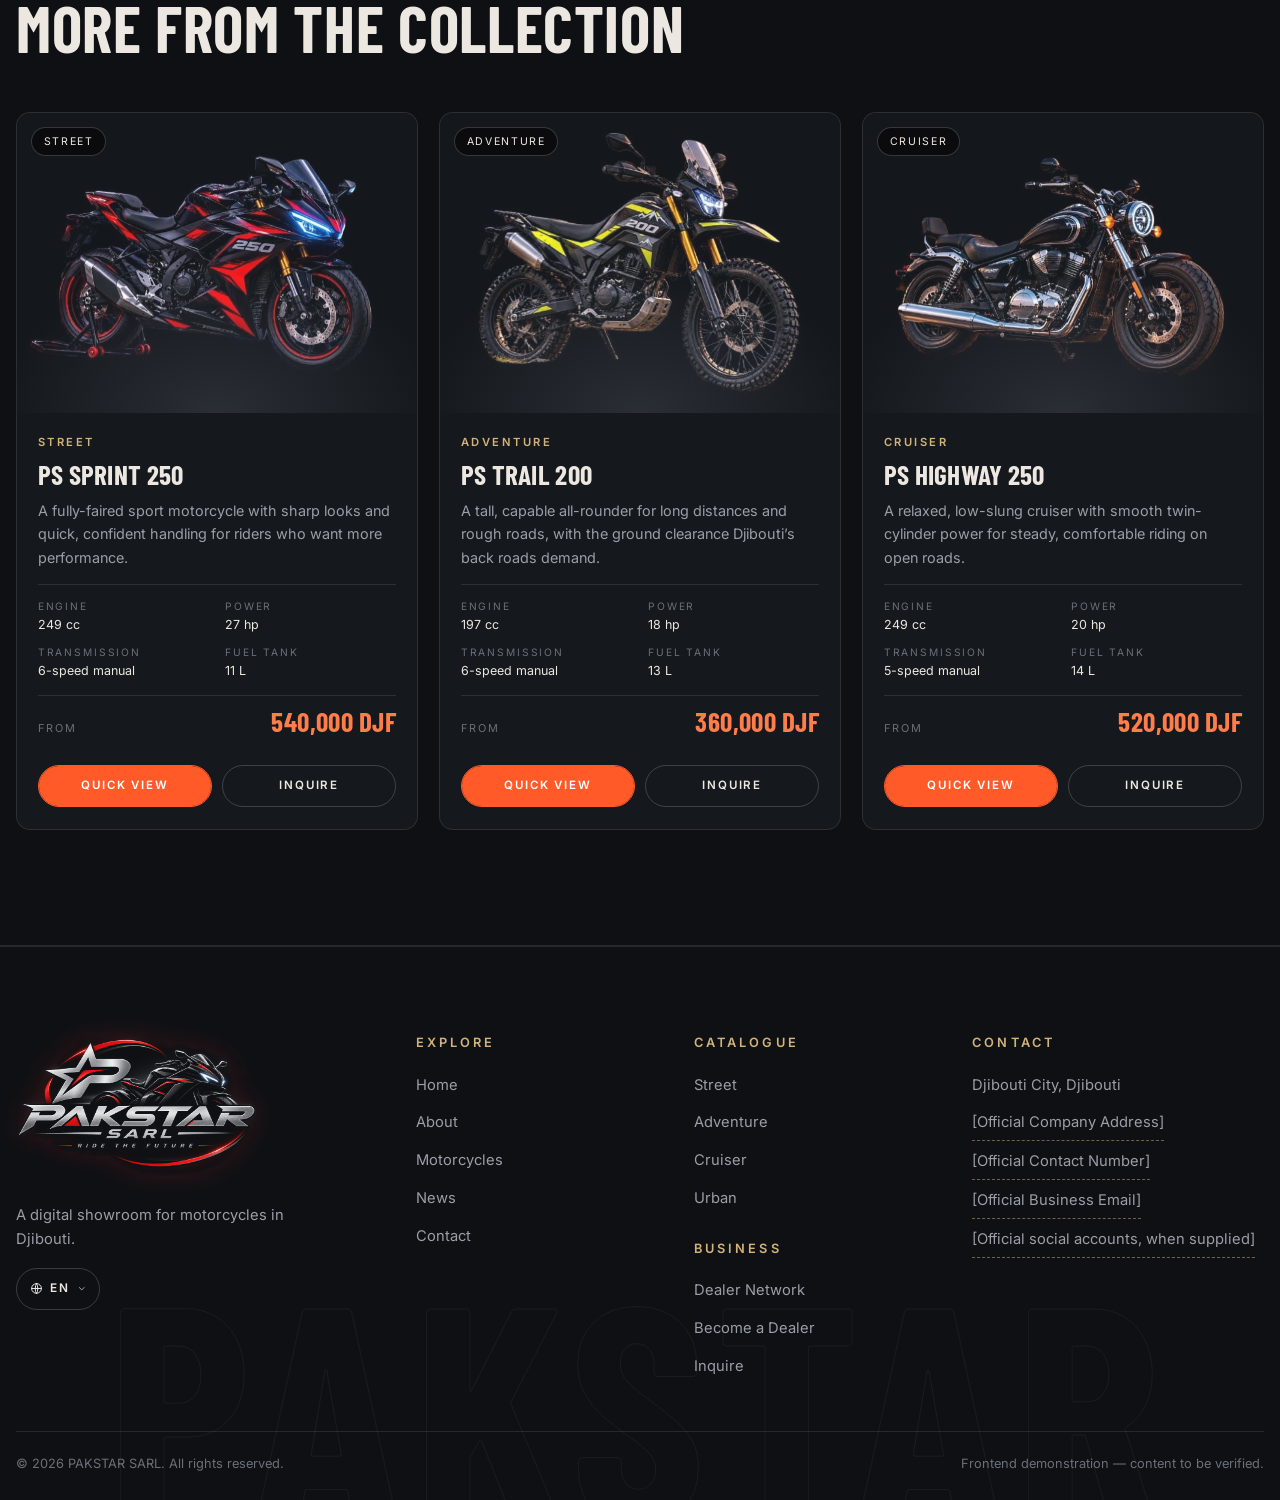
<file: product-details.html>
<!doctype html>
<html lang="en">
<head>
<meta charset="utf-8">
<meta name="viewport" content="width=device-width, initial-scale=1, viewport-fit=cover">
<title data-i18n="meta.product.t">Motorcycle details — PAKSTAR SARL</title>
<meta name="description" data-i18n-content="meta.product.d" content="Model details, specifications and inquiry for a PAKSTAR SARL motorcycle.">
<meta name="theme-color" content="#08090b">
<link rel="icon" type="image/png" sizes="32x32" href="assets/icons/favicon-32.png">
<link rel="icon" type="image/png" sizes="64x64" href="assets/icons/favicon-64.png">
<link rel="apple-touch-icon" href="assets/icons/apple-touch-icon.png">
<script>document.documentElement.classList.add('js');try{if(sessionStorage.getItem('pakstar.seen')){document.documentElement.classList.add('no-loader')}}catch(e){}</script>
<link rel="preconnect" href="https://fonts.googleapis.com">
<link rel="preconnect" href="https://fonts.gstatic.com" crossorigin>
<link href="https://fonts.googleapis.com/css2?family=Barlow+Condensed:wght@500;600;700&amp;family=Inter:wght@400;500;600&amp;display=swap" rel="stylesheet">
<link rel="stylesheet" href="assets/vendor/bootstrap.min.css">
<link rel="stylesheet" href="css/style.css">
<link rel="stylesheet" href="css/animations.css">
<link rel="stylesheet" href="css/responsive.css">
</head>
<body data-page="motorcycles">
<div class="loader" id="loader" aria-hidden="true"><div class="loader__inner"><img class="loader__logo" src="assets/img/logo.png" alt="" width="800" height="467"><div class="loader__sub">SARL · DJIBOUTI</div><div class="loader__bar"><i id="loaderBar"></i></div><div class="loader__pct" id="loaderPct">0</div></div></div>

<main id="main">
<section class="page-hero page-hero--bike">
  <div class="page-hero__bg page-hero__bg--bike" id="pdHeroBg" style="background-image:url(assets/img/bike-trail-200.jpg)" aria-hidden="true"></div>
  <div class="container-xl">
    <ol class="crumbs" aria-label="Breadcrumb"><li><a href="index.html" data-i18n="nav.home">Home</a></li><li><a href="motorcycles.html" data-i18n="nav.motorcycles">Motorcycles</a></li><li aria-current="page"><span id="pdCrumb"></span></li></ol>
    <span class="eyebrow" data-i18n="pd.eyebrow">Model details</span>
    <h1 id="pdTitle"></h1>
  </div>
</section>
<section class="section"><div class="container-xl" id="pdRoot"></div></section>
<section class="section section--alt"><div class="container-xl">
  <div class="sec-head"><span class="eyebrow" data-i18n="pd.rel.eyebrow">Related</span><h2 data-i18n="pd.rel.h2">More from the collection</h2></div>
  <div class="p-grid" id="related"></div>
</div></section>
</main>

<script src="assets/vendor/bootstrap.bundle.min.js" defer></script>
<script src="js/lang-data.js" defer></script>
<script src="js/i18n.js" defer></script>
<script src="js/storage.js" defer></script>
<script src="js/products.js" defer></script>
<script src="js/modals.js" defer></script>
<script src="js/forms.js" defer></script>
<script src="js/pages.js" defer></script>
<script src="js/main.js" defer></script>
</body>
</html>
</file>
<file: css/style.css>
/* =========================================================
   PAKSTAR SARL — core design system
   Palette: graphite ink, warm bone text, "ember" signal accent,
   desert "sand" secondary (a nod to the Horn of Africa landscape).
   ========================================================= */
:root{
  --ink:#08090b; --ink-2:#0e1013; --ink-3:#15181c; --ink-4:#1d2126;
  --line:rgba(255,255,255,.10); --line-2:rgba(255,255,255,.18);
  --text:#ece8e1; --mute:#9a9ea7; --dim:#6b7078;
  --ember:#ff5a28; --ember-2:#ff7d4a; --sand:#d2b37a;
  --ok:#4cd08a; --err:#ff6b6b;
  --ff-d:"Barlow Condensed","Arial Narrow","Roboto Condensed","Liberation Sans Narrow","Nimbus Sans Narrow","Helvetica Neue",Impact,sans-serif;
  --ff-b:"Inter",system-ui,-apple-system,"Segoe UI",Roboto,Arial,sans-serif;
  --ease:cubic-bezier(.2,.7,.2,1); --ease-io:cubic-bezier(.65,0,.35,1);
  --hdr:76px; --radius:14px; --shadow:0 24px 60px -24px rgba(0,0,0,.8);
}
*,*::before,*::after{box-sizing:border-box}
html{scroll-behavior:smooth;scroll-padding-top:calc(var(--hdr) + 12px);-webkit-text-size-adjust:100%}
body{margin:0;background:var(--ink);color:var(--text);font-family:var(--ff-b);font-size:1rem;line-height:1.65;
  overflow-x:hidden;-webkit-font-smoothing:antialiased;text-rendering:optimizeLegibility}
body.is-locked{overflow:hidden}
img,svg{max-width:100%}
a{color:inherit;text-decoration:none}
h1,h2,h3,h4,h5,h6{font-family:var(--ff-d);font-weight:700;letter-spacing:.01em;line-height:1.02;color:var(--text);margin:0 0 .5em;text-transform:uppercase}
h1{font-size:clamp(3rem,9.2vw,7.4rem)}
h2{font-size:clamp(2.2rem,5.2vw,4rem)}
h3{font-size:clamp(1.5rem,2.6vw,2rem)}
h4{font-size:1.25rem}
p{margin:0 0 1rem;color:var(--mute)}
::selection{background:var(--ember);color:#fff}
:focus{outline:none}
:focus-visible{outline:2px solid var(--ember-2);outline-offset:3px;border-radius:6px}
.skip-link{position:fixed;left:12px;top:-60px;z-index:3000;background:var(--ember);color:#fff;padding:.7rem 1rem;border-radius:8px;transition:top .2s}
.skip-link:focus{top:12px}
.sr-only{position:absolute!important;width:1px;height:1px;overflow:hidden;clip:rect(0 0 0 0);white-space:nowrap}
.container-xl{max-width:1280px}

/* ---------- utilities ---------- */
.section{padding:clamp(4.5rem,9vw,8rem) 0;position:relative}
.section--tight{padding:clamp(3rem,6vw,5rem) 0}
.section--alt{background:var(--ink-2);border-block:1px solid var(--line)}
.eyebrow{display:inline-flex;align-items:center;gap:.7rem;font-size:.75rem;letter-spacing:.24em;text-transform:uppercase;color:var(--sand);font-weight:600;margin-bottom:1.1rem}
.eyebrow::before{content:"";width:34px;height:2px;background:var(--ember)}
.lead-px{font-size:clamp(1.05rem,1.5vw,1.25rem);max-width:56ch}
.accent{color:var(--ember)}
.stroke-text{color:transparent;-webkit-text-stroke:1.5px var(--text)}
.placeholder-tag{display:inline-block;font-size:.7rem;letter-spacing:.12em;text-transform:uppercase;color:var(--sand);border:1px dashed rgba(210,179,122,.55);border-radius:6px;padding:.15rem .5rem}
.ph{color:var(--sand);font-style:normal;border-bottom:1px dashed rgba(210,179,122,.5)}
.sec-head{max-width:760px;margin-bottom:clamp(2rem,4vw,3.5rem)}
.sec-head--row{max-width:none;display:flex;justify-content:space-between;align-items:flex-end;gap:1.5rem;flex-wrap:wrap}

/* ---------- buttons ---------- */
.px-btn{--bg:var(--ember);--fg:#fff;position:relative;display:inline-flex;align-items:center;justify-content:center;gap:.65rem;min-height:50px;padding:.85rem 1.7rem;
  font:600 .82rem/1 var(--ff-b);letter-spacing:.16em;text-transform:uppercase;color:var(--fg);background:transparent;border:1px solid var(--bg);border-radius:999px;cursor:pointer;
  overflow:hidden;isolation:isolate;transition:color .35s var(--ease),transform .15s var(--ease),border-color .35s}
.px-btn::before{content:"";position:absolute;inset:0;background:var(--bg);z-index:-1;transition:transform .45s var(--ease);transform-origin:left}
.px-btn::after{content:"";position:absolute;inset:0;background:var(--text);z-index:-1;transform:scaleX(0);transform-origin:right;transition:transform .45s var(--ease)}
.px-btn:hover{color:var(--ink);border-color:var(--text)}
.px-btn:hover::after{transform:scaleX(1);transform-origin:left}
.px-btn:active{transform:scale(.97)}
.px-btn i,.px-btn svg{width:1.1em;height:1.1em;transition:transform .35s var(--ease);flex:none}
.px-btn:hover i,.px-btn:hover svg{transform:translateX(4px)}
.px-btn--ghost{--bg:transparent;--fg:var(--text);border-color:var(--line-2)}
.px-btn--ghost::before{display:none}
.px-btn--ghost:hover{color:var(--ink)}
.px-btn--sm{min-height:42px;padding:.65rem 1.2rem;font-size:.72rem}
.px-btn[disabled],.px-btn.is-loading{opacity:.6;pointer-events:none}
.px-btn.is-loading::marker{content:""}
.px-btn .spin{display:none;width:1em;height:1em;border:2px solid currentColor;border-right-color:transparent;border-radius:50%;animation:spin .7s linear infinite}
.px-btn.is-loading .spin{display:inline-block}
.link-arrow{display:inline-flex;align-items:center;gap:.5rem;font-weight:600;font-size:.8rem;letter-spacing:.14em;text-transform:uppercase;position:relative;padding-bottom:4px}
.link-arrow::after{content:"";position:absolute;left:0;bottom:0;height:1px;width:100%;background:currentColor;transform:scaleX(.3);transform-origin:left;transition:transform .4s var(--ease)}
.link-arrow:hover::after{transform:scaleX(1)}
.link-arrow svg{width:1.1em;height:1.1em;transition:transform .35s var(--ease)}
.link-arrow:hover svg{transform:translateX(5px)}
.ico{width:1.1em;height:1.1em;fill:none;stroke:currentColor;stroke-width:1.8;stroke-linecap:round;stroke-linejoin:round;flex:none;vertical-align:-.15em}

/* ---------- loader ---------- */
.loader{position:fixed;inset:0;z-index:5000;background:var(--ink);display:grid;place-items:center;transition:clip-path .9s var(--ease-io),visibility 0s .9s;clip-path:inset(0 0 0 0)}
.loader.is-done{clip-path:inset(0 0 100% 0);visibility:hidden}
.loader__inner{width:min(360px,78vw);text-align:center}
.loader__mark{font-family:var(--ff-d);font-weight:700;font-size:clamp(2.2rem,8vw,3.4rem);letter-spacing:.18em;text-transform:uppercase;line-height:1}
.loader__mark span{color:var(--ember)}
.loader__sub{font-size:.7rem;letter-spacing:.4em;color:var(--mute);text-transform:uppercase;margin:.6rem 0 1.8rem}
.loader__bar{height:2px;background:var(--line);overflow:hidden;position:relative}
.loader__bar i{position:absolute;inset:0;background:linear-gradient(90deg,var(--ember),var(--sand));transform:scaleX(0);transform-origin:left;transition:transform .25s linear}
.loader__pct{font-variant-numeric:tabular-nums;font-size:.72rem;color:var(--dim);margin-top:.8rem;letter-spacing:.2em}
html:not(.js) .loader{display:none}

/* ---------- header / nav ---------- */
.site-header{position:fixed;inset:0 0 auto 0;z-index:1500;height:var(--hdr);display:flex;align-items:center;transition:background .4s,border-color .4s,transform .45s var(--ease);border-bottom:1px solid transparent}
.site-header.is-solid{background:rgba(8,9,11,.94);border-color:var(--line)}
.site-header.is-hidden{transform:translateY(-100%)}
.nav-wrap{display:flex;align-items:center;justify-content:space-between;gap:1rem;width:100%}
.brand{display:inline-flex;align-items:center;gap:.7rem;font-family:var(--ff-d);font-weight:700;font-size:1.6rem;letter-spacing:.14em;text-transform:uppercase;line-height:1}
.brand__mark{width:38px;height:38px;flex:none}
.brand b{color:var(--ember);font-weight:700}
.brand small{display:block;font:500 .56rem/1 var(--ff-b);letter-spacing:.42em;color:var(--mute);margin-top:.35rem}
.nav-main{display:flex;align-items:center;gap:.2rem;list-style:none;margin:0;padding:0}
.nav-link-px{position:relative;display:inline-flex;align-items:center;gap:.35rem;padding:.7rem .85rem;font-size:.78rem;font-weight:600;letter-spacing:.14em;text-transform:uppercase;color:var(--text);background:none;border:0;cursor:pointer;font-family:var(--ff-b)}
.nav-link-px::after{content:"";position:absolute;left:.85rem;right:.85rem;bottom:.35rem;height:2px;background:var(--ember);transform:scaleX(0);transform-origin:right;transition:transform .4s var(--ease)}
.nav-link-px:hover::after,.nav-link-px[aria-current="page"]::after,.nav-link-px[aria-expanded="true"]::after{transform:scaleX(1);transform-origin:left}
.nav-link-px .caret{width:.8em;height:.8em;transition:transform .35s var(--ease)}
.nav-link-px[aria-expanded="true"] .caret{transform:rotate(180deg)}
.nav-actions{display:flex;align-items:center;gap:.6rem}
.has-mega{position:static}
.mega{position:absolute;left:0;right:0;top:100%;background:var(--ink-2);border-top:1px solid var(--line);border-bottom:1px solid var(--line);box-shadow:var(--shadow);
  opacity:0;visibility:hidden;transform:translateY(-10px);transition:opacity .3s var(--ease),transform .4s var(--ease),visibility 0s .3s;padding:1.6rem 0 1.9rem}
.mega.is-open{opacity:1;visibility:visible;transform:none;transition-delay:0s}
.mega__grid{display:grid;grid-template-columns:repeat(4,1fr) 1fr;gap:1rem}
.mega-card{display:block;padding:.9rem;border:1px solid var(--line);border-radius:var(--radius);background:var(--ink-3);transition:border-color .3s,transform .4s var(--ease),background .3s;opacity:0;transform:translateY(10px)}
.mega.is-open .mega-card{opacity:1;transform:none;transition-delay:calc(var(--i,0)*60ms)}
.mega-card:hover,.mega-card:focus-visible{border-color:var(--ember);transform:translateY(-4px)!important;background:var(--ink-4)}
.mega-card__img{aspect-ratio:16/9;border-radius:9px;background:radial-gradient(ellipse at 50% 100%,#262a31,#111316);display:grid;place-items:center;overflow:hidden;margin-bottom:.7rem}
.mega-card__img svg{width:92%;height:auto;transition:transform .6s var(--ease)}
.mega-card:hover .mega-card__img svg{transform:scale(1.08) translateX(2%)}
.mega-card h4{font-size:1.15rem;margin:0 0 .2rem}
.mega-card p{font-size:.8rem;line-height:1.45;margin:0;color:var(--mute)}
.mega__all{display:flex;flex-direction:column;justify-content:center;gap:.8rem;padding:1rem 1.2rem;border-left:1px solid var(--line)}
.mega__all p{font-size:.82rem;margin:0}

/* language dropdown */
.lang{position:relative}
.lang__btn{display:inline-flex;align-items:center;gap:.45rem;min-height:42px;padding:.45rem .8rem;border:1px solid var(--line-2);border-radius:999px;background:transparent;color:var(--text);font:600 .74rem/1 var(--ff-b);letter-spacing:.14em;cursor:pointer;transition:border-color .3s,background .3s}
.lang__btn:hover{border-color:var(--ember)}
.lang__btn .caret{width:.8em;height:.8em;transition:transform .3s var(--ease)}
.lang__btn[aria-expanded="true"] .caret{transform:rotate(180deg)}
.lang__menu{position:absolute;right:0;top:calc(100% + 8px);min-width:170px;background:var(--ink-3);border:1px solid var(--line-2);border-radius:12px;padding:.35rem;list-style:none;margin:0;opacity:0;visibility:hidden;transform:translateY(-6px);transition:opacity .25s,transform .3s var(--ease),visibility 0s .25s;z-index:20;box-shadow:var(--shadow)}
.lang__menu.is-open{opacity:1;visibility:visible;transform:none;transition-delay:0s}
.lang--up .lang__menu{top:auto;bottom:calc(100% + 8px);left:0;right:auto}
.lang__opt{display:flex;align-items:center;justify-content:space-between;gap:.6rem;width:100%;padding:.65rem .8rem;border:0;background:none;border-radius:8px;color:var(--text);font:500 .88rem var(--ff-b);cursor:pointer;text-align:left}
.lang__opt:hover,.lang__opt:focus-visible{background:var(--ink-4)}
.lang__opt[aria-checked="true"]{color:var(--ember-2)}
.lang__opt .ico{opacity:0}.lang__opt[aria-checked="true"] .ico{opacity:1}

/* burger + mobile panel */
.burger{display:none;width:46px;height:46px;border:1px solid var(--line-2);border-radius:50%;background:transparent;color:var(--text);cursor:pointer;position:relative}
.burger span{position:absolute;left:13px;right:13px;height:2px;background:currentColor;transition:transform .4s var(--ease),opacity .2s,top .4s var(--ease)}
.burger span:nth-child(1){top:16px}.burger span:nth-child(2){top:22px}.burger span:nth-child(3){top:28px}
.burger[aria-expanded="true"] span:nth-child(1){top:22px;transform:rotate(45deg)}
.burger[aria-expanded="true"] span:nth-child(2){opacity:0}
.burger[aria-expanded="true"] span:nth-child(3){top:22px;transform:rotate(-45deg)}
.m-panel{position:fixed;inset:var(--hdr) 0 0 0;z-index:1400;background:var(--ink);overflow-y:auto;overscroll-behavior:contain;padding:1.2rem 0 2.5rem;clip-path:inset(0 0 100% 0);visibility:hidden;transition:clip-path .55s var(--ease-io),visibility 0s .55s}
.m-panel.is-open{clip-path:inset(0 0 0 0);visibility:visible;transition-delay:0s}
.m-nav{list-style:none;margin:0;padding:0}
.m-nav>li{border-bottom:1px solid var(--line);opacity:0;transform:translateY(14px);transition:opacity .4s,transform .5s var(--ease)}
.m-panel.is-open .m-nav>li{opacity:1;transform:none;transition-delay:calc(var(--i,0)*45ms + .15s)}
.m-link{display:flex;align-items:center;justify-content:space-between;width:100%;min-height:60px;padding:.6rem 0;background:none;border:0;color:var(--text);font:700 1.9rem/1 var(--ff-d);letter-spacing:.04em;text-transform:uppercase;cursor:pointer;text-align:left}
.m-link .caret{width:1.1rem;height:1.1rem;transition:transform .35s var(--ease)}
.m-link[aria-expanded="true"] .caret{transform:rotate(180deg)}
.m-sub{list-style:none;margin:0;padding:0 0 .9rem .2rem;display:none}
.m-sub.is-open{display:block}
.m-sub a{display:flex;align-items:center;gap:.9rem;min-height:56px;padding:.4rem 0;color:var(--mute);font-size:1rem}
.m-sub a:hover{color:var(--text)}
.m-sub .thumb{width:76px;aspect-ratio:16/10;background:var(--ink-3);border-radius:8px;display:grid;place-items:center;flex:none}
.m-sub .thumb svg{width:90%}
.m-cta{display:flex;flex-direction:column;gap:.9rem;margin-top:1.6rem}
.m-lang{display:flex;gap:.6rem;margin-top:1.4rem}
.m-lang button{flex:1;min-height:50px;border-radius:999px;border:1px solid var(--line-2);background:none;color:var(--text);font:600 .85rem var(--ff-b);letter-spacing:.12em;cursor:pointer}
.m-lang button[aria-pressed="true"]{background:var(--ember);border-color:var(--ember);color:#fff}

/* ---------- hero ---------- */
.hero{position:relative;min-height:100svh;display:flex;align-items:center;padding:calc(var(--hdr) + 2rem) 0 4.5rem;overflow:hidden;isolation:isolate}
.hero__bg{position:absolute;inset:-6% 0 -6% 0;z-index:-3;background:
  radial-gradient(ellipse 60% 55% at 68% 62%,rgba(255,90,40,.20),transparent 62%),
  radial-gradient(ellipse 80% 60% at 30% 0%,rgba(210,179,122,.10),transparent 60%),
  linear-gradient(180deg,#0b0c0f 0%,#0a0b0e 60%,#08090b 100%)}
.hero__grid{position:absolute;inset:0;z-index:-2;opacity:.5;background-image:linear-gradient(var(--line) 1px,transparent 1px),linear-gradient(90deg,var(--line) 1px,transparent 1px);background-size:80px 80px;
  -webkit-mask-image:radial-gradient(ellipse 70% 60% at 65% 60%,#000,transparent 75%);mask-image:radial-gradient(ellipse 70% 60% at 65% 60%,#000,transparent 75%)}
.hero__word{position:absolute;z-index:-2;right:-2%;top:14%;font-family:var(--ff-d);font-weight:700;font-size:clamp(9rem,28vw,26rem);line-height:.8;letter-spacing:.02em;color:transparent;-webkit-text-stroke:1px rgba(255,255,255,.07);white-space:nowrap;user-select:none;pointer-events:none}
.hero__inner{position:relative;display:grid;grid-template-columns:minmax(0,1fr);gap:1rem;align-items:center}
.hero__copy{position:relative;z-index:3;max-width:760px}
.hero h1{font-size:clamp(2.9rem,5.6vw,6rem);line-height:.98}
.hero h1{margin-bottom:1.3rem}
.hero h1 .ln{display:block;overflow:hidden;padding-bottom:.04em}
.hero h1 .ln>span{display:block}
.hero__lead{max-width:50ch;font-size:clamp(1rem,1.4vw,1.18rem);margin-bottom:2rem}
.hero__cta{display:flex;flex-wrap:wrap;gap:.9rem}
.hero__stage{position:relative;perspective:1400px;z-index:2}
.hero__bike{position:relative;transform-style:preserve-3d;will-change:transform;transition:transform .25s ease-out}
.hero__bike svg{width:100%;height:auto;display:block;filter:drop-shadow(0 40px 40px rgba(0,0,0,.55))}
.hero__glow{position:absolute;left:12%;right:12%;bottom:-2%;height:22%;background:radial-gradient(ellipse,rgba(255,90,40,.35),transparent 70%);filter:blur(20px);z-index:-1}
.hero__tag{position:absolute;display:flex;align-items:center;gap:.6rem;font-size:.68rem;letter-spacing:.2em;text-transform:uppercase;color:var(--mute);padding:.5rem .8rem;border:1px solid var(--line);border-radius:999px;background:rgba(8,9,11,.7)}
.hero__tag i{width:7px;height:7px;border-radius:50%;background:var(--ember);box-shadow:0 0 0 0 rgba(255,90,40,.6);animation:pulse 2.2s infinite}
.hero__tag--a{left:4%;top:6%}.hero__tag--b{right:2%;top:6%}
.hero__scroll{position:absolute;left:50%;bottom:1.4rem;transform:translateX(-50%);display:flex;flex-direction:column;align-items:center;gap:.6rem;font-size:.62rem;letter-spacing:.34em;text-transform:uppercase;color:var(--mute)}
.hero__scroll i{width:1px;height:38px;background:linear-gradient(var(--ember),transparent);animation:drip 2s var(--ease) infinite;transform-origin:top}
.hero__note{position:absolute;left:var(--gut,1rem);bottom:1.4rem;font-size:.7rem;color:var(--dim)}

/* ---------- page hero (inner pages) ---------- */
.page-hero{position:relative;padding:calc(var(--hdr) + clamp(3rem,7vw,6rem)) 0 clamp(2.5rem,5vw,4.5rem);overflow:hidden;isolation:isolate;border-bottom:1px solid var(--line)}
.page-hero::before{content:"";position:absolute;inset:0;z-index:-1;background:radial-gradient(ellipse 50% 90% at 85% 100%,rgba(255,90,40,.16),transparent 70%),radial-gradient(ellipse 60% 70% at 10% 0%,rgba(210,179,122,.08),transparent 70%)}
.page-hero h1{font-size:clamp(2.8rem,7.4vw,6rem)}
.crumbs{display:flex;flex-wrap:wrap;gap:.5rem;list-style:none;padding:0;margin:0 0 1.4rem;font-size:.75rem;letter-spacing:.14em;text-transform:uppercase;color:var(--mute)}
.crumbs li+li::before{content:"/";margin-right:.5rem;color:var(--dim)}
.crumbs a:hover{color:var(--ember-2)}
.page-hero__art{position:absolute;right:-4%;bottom:-18%;width:min(640px,60vw);opacity:.22;z-index:-1;pointer-events:none}

/* ---------- marquee ---------- */
.marquee{border-block:1px solid var(--line);overflow:hidden;background:var(--ink-2);padding:1rem 0}
.marquee__track{display:flex;width:max-content;gap:3rem;animation:marquee 38s linear infinite}
.marquee__track span{font-family:var(--ff-d);font-weight:600;font-size:1.5rem;letter-spacing:.18em;text-transform:uppercase;color:var(--dim);white-space:nowrap;display:inline-flex;align-items:center;gap:3rem}
.marquee__track span::after{content:"";width:8px;height:8px;background:var(--ember);transform:rotate(45deg)}

/* ---------- product cards ---------- */
.p-grid{display:grid;grid-template-columns:repeat(3,minmax(0,1fr));gap:1.3rem}
.p-card{position:relative;display:flex;flex-direction:column;background:var(--ink-3);border:1px solid var(--line);border-radius:var(--radius);overflow:hidden;transition:border-color .4s,box-shadow .5s var(--ease),transform .5s var(--ease);transform-style:preserve-3d;will-change:transform}
.p-card:hover,.p-card:focus-within{border-color:rgba(255,90,40,.6);box-shadow:0 30px 60px -28px rgba(255,90,40,.28),var(--shadow)}
.p-card__media{position:relative;aspect-ratio:4/3;display:grid;place-items:center;background:radial-gradient(ellipse 80% 70% at 50% 100%,#2a2e35 0%,#14171b 70%);overflow:hidden;cursor:pointer;border:0;padding:0;width:100%;color:inherit}
.p-card__media svg{width:90%;height:auto;transition:transform .8s var(--ease);transform:translateZ(30px)}
.p-card:hover .p-card__media svg{transform:scale(1.07) translateX(2%)}
.p-card:hover .wh,.p-card:focus-within .wh{animation:spin 1.6s linear infinite}
.p-card__badge{position:absolute;left:.9rem;top:.9rem;z-index:2}
.p-card__sample{position:absolute;right:.9rem;top:.9rem;z-index:2}
.p-card__body{padding:1.25rem 1.3rem 1.4rem;display:flex;flex-direction:column;gap:.6rem;flex:1}
.p-card__cat{font-size:.7rem;letter-spacing:.22em;text-transform:uppercase;color:var(--sand);font-weight:600}
.p-card h3{margin:0;font-size:1.7rem}
.p-card__desc{font-size:.9rem;margin:0}
.p-card__specs{list-style:none;margin:.3rem 0 0;padding:.8rem 0 0;border-top:1px solid var(--line);display:grid;grid-template-columns:1fr 1fr;gap:.55rem 1rem;font-size:.78rem}
.p-card__specs span{display:block;color:var(--dim);font-size:.64rem;letter-spacing:.18em;text-transform:uppercase}
.p-card__actions{display:flex;gap:.6rem;margin-top:auto;padding-top:.9rem;flex-wrap:wrap}
.p-card__actions .px-btn{flex:1 1 130px}
.chip{display:inline-flex;align-items:center;padding:.28rem .7rem;border:1px solid var(--line-2);border-radius:999px;font-size:.66rem;letter-spacing:.16em;text-transform:uppercase;color:var(--text);background:rgba(8,9,11,.75)}
.chip--ph{border-style:dashed;border-color:rgba(210,179,122,.6);color:var(--sand)}
.empty{grid-column:1/-1;text-align:center;padding:4rem 1rem;border:1px dashed var(--line-2);border-radius:var(--radius)}

/* filters */
.filters{display:flex;flex-wrap:wrap;gap:.6rem;align-items:center;justify-content:space-between;margin-bottom:2rem;padding-bottom:1.5rem;border-bottom:1px solid var(--line)}
.filters__chips{display:flex;flex-wrap:wrap;gap:.5rem}
.fchip{min-height:44px;padding:.55rem 1.1rem;border:1px solid var(--line-2);border-radius:999px;background:none;color:var(--text);font:600 .74rem var(--ff-b);letter-spacing:.14em;text-transform:uppercase;cursor:pointer;transition:background .3s,border-color .3s,color .3s,transform .15s}
.fchip:hover{border-color:var(--ember)}
.fchip:active{transform:scale(.96)}
.fchip[aria-pressed="true"]{background:var(--ember);border-color:var(--ember);color:#fff}
.filters__side{display:flex;gap:.7rem;align-items:center;flex-wrap:wrap}
.sel{min-height:44px;padding:.5rem 2.2rem .5rem 1rem;border:1px solid var(--line-2);border-radius:999px;background:var(--ink-3) url("data:image/svg+xml,%3Csvg xmlns='http://www.w3.org/2000/svg' width='12' height='8' fill='none' stroke='%239a9ea7' stroke-width='2'%3E%3Cpath d='m1 1 5 5 5-5'/%3E%3C/svg%3E") no-repeat right 1rem center;color:var(--text);font:500 .85rem var(--ff-b);appearance:none;-webkit-appearance:none;cursor:pointer}
.count{font-size:.8rem;color:var(--mute)}

/* ---------- feature / info cards ---------- */
.f-grid{display:grid;grid-template-columns:repeat(3,minmax(0,1fr));gap:1.2rem}
.f-card{position:relative;padding:1.8rem;border:1px solid var(--line);border-radius:var(--radius);background:linear-gradient(180deg,var(--ink-3),var(--ink-2));overflow:hidden;transition:border-color .4s,transform .5s var(--ease),background .4s}
.f-card::before{content:"";position:absolute;left:0;top:0;height:2px;width:100%;background:linear-gradient(90deg,var(--ember),transparent);transform:scaleX(0);transform-origin:left;transition:transform .6s var(--ease)}
.f-card:hover{border-color:var(--line-2);transform:translateY(-6px)}
.f-card:hover::before{transform:scaleX(1)}
.f-card__ico{width:52px;height:52px;border-radius:12px;display:grid;place-items:center;background:rgba(255,90,40,.12);color:var(--ember-2);margin-bottom:1.2rem;font-size:1.5rem;transition:transform .5s var(--ease),background .3s}
.f-card:hover .f-card__ico{transform:rotate(-8deg) scale(1.08);background:rgba(255,90,40,.22)}
.f-card h3{font-size:1.5rem}
.f-card p{margin:0;font-size:.92rem}
.num{font-family:var(--ff-d);font-size:3.4rem;font-weight:700;line-height:1;color:transparent;-webkit-text-stroke:1px var(--line-2);margin-bottom:.6rem}

/* split / editorial */
.split{display:grid;grid-template-columns:1.05fr .95fr;gap:clamp(2rem,5vw,5rem);align-items:center}
.split--rev>:first-child{order:2}
.ed-img{position:relative;border-radius:var(--radius);overflow:hidden;background:radial-gradient(ellipse 80% 70% at 50% 100%,#2a2e35,#101215);aspect-ratio:5/4;display:grid;place-items:center;border:1px solid var(--line)}
.ed-img svg{width:92%;height:auto}
.ed-img::after{content:"";position:absolute;inset:0;background:linear-gradient(180deg,transparent 55%,rgba(8,9,11,.55))}
.ed-img .placeholder-tag{position:absolute;left:1rem;top:1rem;z-index:2;background:rgba(8,9,11,.8)}
.check{list-style:none;margin:1.2rem 0 1.8rem;padding:0;display:grid;gap:.7rem}
.check li{display:flex;gap:.8rem;color:var(--text);font-size:.95rem}
.check svg{color:var(--ember-2);margin-top:.3rem}

/* banner (parallax) */
.banner{position:relative;overflow:hidden;isolation:isolate;border-block:1px solid var(--line);padding:clamp(5rem,12vw,10rem) 0;text-align:center}
.banner__bg{position:absolute;inset:-25% 0;z-index:-2;background:radial-gradient(ellipse 50% 60% at 50% 50%,rgba(255,90,40,.22),transparent 70%),linear-gradient(180deg,#0a0b0e,#101216,#0a0b0e)}
.banner__bike{position:absolute;z-index:-1;left:50%;top:50%;width:min(1100px,130%);transform:translate(-50%,-50%);opacity:.14}
.banner h2{max-width:16ch;margin-inline:auto}
.banner p{max-width:52ch;margin:0 auto 2rem}

/* ---------- news ---------- */
.n-grid{display:grid;grid-template-columns:repeat(3,minmax(0,1fr));gap:1.3rem}
.n-card{display:flex;flex-direction:column;border:1px solid var(--line);border-radius:var(--radius);overflow:hidden;background:var(--ink-3);transition:transform .5s var(--ease),border-color .4s}
.n-card:hover{transform:translateY(-6px);border-color:var(--line-2)}
.n-card__img{aspect-ratio:16/10;background:radial-gradient(ellipse at 30% 100%,#2c3036,#111316);position:relative;overflow:hidden;display:grid;place-items:center}
.n-card__img svg{width:80%;transition:transform .8s var(--ease)}
.n-card:hover .n-card__img svg{transform:scale(1.1)}
.n-card__body{padding:1.3rem 1.4rem 1.5rem;display:flex;flex-direction:column;gap:.5rem;flex:1}
.n-card__meta{font-size:.7rem;letter-spacing:.2em;text-transform:uppercase;color:var(--sand)}
.n-card h3{font-size:1.5rem;margin:0}
.n-card p{font-size:.9rem;margin:0}
.n-feature{display:grid;grid-template-columns:1.2fr 1fr;gap:0;margin-bottom:1.3rem}
.n-feature .n-card__img{aspect-ratio:auto;min-height:320px}
.n-feature .n-card__body{padding:clamp(1.5rem,3vw,2.6rem);justify-content:center}
.n-feature h3{font-size:clamp(1.8rem,3vw,2.6rem)}

/* ---------- forms ---------- */
.form-card{padding:clamp(1.4rem,3vw,2.4rem);background:var(--ink-3);border:1px solid var(--line);border-radius:var(--radius)}
.field{position:relative;margin-bottom:1.15rem}
.field label{display:block;font-size:.72rem;letter-spacing:.16em;text-transform:uppercase;color:var(--mute);margin-bottom:.45rem;font-weight:600}
.field label .req{color:var(--ember-2)}
.field .hint{display:block;font-size:.78rem;color:var(--dim);margin-top:.35rem}
.inp{width:100%;min-height:52px;padding:.8rem 1rem;background:var(--ink);border:1px solid var(--line-2);border-radius:10px;color:var(--text);font:400 1rem var(--ff-b);transition:border-color .3s,box-shadow .3s,background .3s}
textarea.inp{min-height:140px;resize:vertical}
.inp::placeholder{color:var(--dim)}
.inp:hover{border-color:rgba(255,255,255,.3)}
.inp:focus{border-color:var(--ember);box-shadow:0 0 0 4px rgba(255,90,40,.18);background:#0b0c0f}
.field.is-invalid .inp{border-color:var(--err);animation:shake .4s}
.field.is-valid .inp{border-color:rgba(76,208,138,.6)}
.field__msg{display:none;font-size:.8rem;color:var(--err);margin-top:.4rem;align-items:center;gap:.4rem}
.field.is-invalid .field__msg{display:flex}
.field select.inp{appearance:none;-webkit-appearance:none;background-image:url("data:image/svg+xml,%3Csvg xmlns='http://www.w3.org/2000/svg' width='12' height='8' fill='none' stroke='%239a9ea7' stroke-width='2'%3E%3Cpath d='m1 1 5 5 5-5'/%3E%3C/svg%3E");background-repeat:no-repeat;background-position:right 1rem center;padding-right:2.4rem}
.radios{display:flex;gap:.6rem;flex-wrap:wrap}
.radio{position:relative}
.radio input{position:absolute;opacity:0;inset:0;cursor:pointer}
.radio span{display:inline-flex;align-items:center;min-height:46px;padding:.5rem 1.1rem;border:1px solid var(--line-2);border-radius:999px;font-size:.85rem;transition:all .3s}
.radio input:checked+span{background:var(--ember);border-color:var(--ember);color:#fff}
.radio input:focus-visible+span{outline:2px solid var(--ember-2);outline-offset:3px}
.consent{display:flex;gap:.8rem;align-items:flex-start}
.consent input{margin-top:.3rem;width:20px;height:20px;accent-color:var(--ember);flex:none}
.consent label{text-transform:none;letter-spacing:0;font-size:.88rem;font-weight:400;color:var(--mute);margin:0}
.alert-px{display:none;gap:.9rem;padding:1.1rem 1.2rem;border-radius:12px;border:1px solid;margin-bottom:1.3rem;font-size:.92rem}
.alert-px.is-show{display:flex;animation:rise .5s var(--ease)}
.alert-px--ok{border-color:rgba(76,208,138,.5);background:rgba(76,208,138,.08);color:#bfeed5}
.alert-px--err{border-color:rgba(255,107,107,.5);background:rgba(255,107,107,.08);color:#ffd0d0}
.alert-px--demo{border-color:rgba(210,179,122,.5);background:rgba(210,179,122,.08);color:#ecdcb8}
.alert-px b{display:block;margin-bottom:.15rem;color:inherit}
.alert-px p{margin:0;color:inherit;font-size:.88rem}
.selected-model{display:none;align-items:center;gap:1rem;padding:.9rem 1rem;border:1px solid rgba(255,90,40,.5);background:rgba(255,90,40,.07);border-radius:12px;margin-bottom:1.3rem}
.selected-model.is-show{display:flex}
.selected-model svg.bk{width:90px;flex:none}
.c-list{list-style:none;padding:0;margin:0;display:grid;gap:1rem}
.c-item{display:flex;gap:1rem;align-items:flex-start;padding:1.1rem 1.2rem;border:1px solid var(--line);border-radius:12px;background:var(--ink-3);transition:border-color .3s,transform .4s var(--ease)}
.c-item:hover{border-color:var(--line-2);transform:translateX(4px)}
.c-item .f-card__ico{margin:0;flex:none;width:46px;height:46px}
.c-item h4{margin:0 0 .15rem;font-size:1.05rem}
.c-item p{margin:0;font-size:.92rem}

/* toasts (Bootstrap Toast container) */
.toast-zone{position:fixed;right:1rem;bottom:1rem;z-index:6000;display:flex;flex-direction:column;gap:.6rem;max-width:min(380px,calc(100vw - 2rem))}
.toast-px{display:flex;gap:.8rem;align-items:flex-start;padding:.9rem 1.1rem;background:var(--ink-4);border:1px solid var(--line-2);border-left:3px solid var(--ember);border-radius:10px;box-shadow:var(--shadow);color:var(--text);font-size:.9rem;opacity:0;transform:translateY(12px);transition:opacity .35s,transform .45s var(--ease)}
.toast-px.show{opacity:1;transform:none}
.toast-px.hide{display:none}
.toast-px--ok{border-left-color:var(--ok)}.toast-px--err{border-left-color:var(--err)}

/* accordion (Bootstrap collapse, custom skin) */
.acc{border-top:1px solid var(--line)}
.acc__item{border-bottom:1px solid var(--line)}
.acc__btn{display:flex;align-items:center;justify-content:space-between;gap:1rem;width:100%;min-height:64px;padding:1rem 0;background:none;border:0;color:var(--text);font:700 1.35rem/1.15 var(--ff-d);text-transform:uppercase;letter-spacing:.04em;text-align:left;cursor:pointer}
.acc__btn .pm{position:relative;width:22px;height:22px;flex:none}
.acc__btn .pm::before,.acc__btn .pm::after{content:"";position:absolute;left:0;right:0;top:50%;height:2px;background:var(--ember);transition:transform .4s var(--ease)}
.acc__btn .pm::after{transform:rotate(90deg)}
.acc__btn[aria-expanded="true"] .pm::after{transform:rotate(0)}
.acc__btn:hover{color:var(--ember-2)}
.acc__body{padding:0 2.5rem 1.4rem 0;color:var(--mute);font-size:.95rem}
.acc .collapsing{transition:height .4s var(--ease)}

/* ---------- modal (product viewer) ---------- */
.pm-root{position:fixed;inset:0;z-index:4000;display:none}
.pm-root.is-mounted{display:block}
.pm-backdrop{position:absolute;inset:0;background:rgba(4,5,6,.82);opacity:0;transition:opacity .4s}
.pm-dialog{position:absolute;inset:0;display:flex;align-items:center;justify-content:center;padding:clamp(.6rem,2.5vw,2rem);pointer-events:none}
.pm-sheet{pointer-events:auto;position:relative;width:min(1100px,100%);max-height:100%;overflow:auto;overscroll-behavior:contain;background:var(--ink-2);border:1px solid var(--line-2);border-radius:18px;box-shadow:0 40px 100px -20px #000;
  opacity:0;transform:translateY(24px) scale(.96);transition:opacity .4s var(--ease),transform .5s var(--ease)}
.pm-root.is-open .pm-backdrop{opacity:1}
.pm-root.is-open .pm-sheet{opacity:1;transform:none}
.pm-close{position:absolute;right:.9rem;top:.9rem;z-index:5;width:46px;height:46px;border-radius:50%;border:1px solid var(--line-2);background:rgba(8,9,11,.85);color:var(--text);cursor:pointer;display:grid;place-items:center;transition:transform .4s var(--ease),border-color .3s,background .3s}
.pm-close:hover{transform:rotate(90deg);border-color:var(--ember);background:var(--ember)}
.pm-grid{display:grid;grid-template-columns:1.1fr .9fr}
.pm-media{position:relative;background:radial-gradient(ellipse 80% 70% at 50% 100%,#2c3036,#101215);padding:1.4rem;display:flex;flex-direction:column;gap:1rem;min-height:100%}
.pm-stage{position:relative;aspect-ratio:4/3;display:grid;place-items:center;overflow:hidden;border-radius:12px}
.pm-stage svg{width:94%;height:auto;animation:fadeScale .5s var(--ease)}
.pm-thumbs{display:flex;gap:.6rem}
.pm-thumb{flex:1;max-width:120px;aspect-ratio:4/3;border:1px solid var(--line-2);border-radius:10px;background:var(--ink);cursor:pointer;padding:0;overflow:hidden;display:grid;place-items:center;transition:border-color .3s,transform .3s var(--ease);color:inherit}
.pm-thumb svg{width:100%;height:100%}
.pm-thumb:hover{transform:translateY(-3px)}
.pm-thumb[aria-pressed="true"]{border-color:var(--ember);box-shadow:0 0 0 2px rgba(255,90,40,.3)}
.pm-info{padding:clamp(1.4rem,3vw,2.4rem);display:flex;flex-direction:column}
.pm-info h2{font-size:clamp(2rem,4vw,3rem);margin-bottom:.4rem}
.pm-cat{font-size:.72rem;letter-spacing:.24em;text-transform:uppercase;color:var(--sand);font-weight:600;margin-bottom:.6rem}
.spec-list{margin:1rem 0 1.2rem;border-top:1px solid var(--line)}
.spec-list div{display:flex;justify-content:space-between;gap:1rem;padding:.65rem 0;border-bottom:1px solid var(--line);font-size:.9rem}
.spec-list dt{color:var(--mute);font-weight:500}
.spec-list dd{margin:0;text-align:right;color:var(--text)}
.feat{list-style:none;padding:0;margin:0 0 1.4rem;display:grid;gap:.5rem;font-size:.9rem;color:var(--mute)}
.feat li{display:flex;gap:.6rem}
.feat svg{color:var(--ember-2);margin-top:.28rem}
.pm-actions{display:flex;gap:.7rem;flex-wrap:wrap;margin-top:auto}
.pm-actions .px-btn{flex:1 1 170px}

/* lightbox */
.lb{position:fixed;inset:0;z-index:4500;background:rgba(3,4,5,.96);display:none;align-items:center;justify-content:center;flex-direction:column;padding:1rem;opacity:0;transition:opacity .35s}
.lb.is-mounted{display:flex}
.lb.is-open{opacity:1}
.lb__stage{position:relative;flex:1;width:min(1200px,100%);display:grid;place-items:center;min-height:0;touch-action:pan-y}
.lb__stage svg{max-height:100%;width:min(960px,100%);height:auto;animation:fadeScale .45s var(--ease)}
.lb__cap{padding:.8rem 0 .2rem;text-align:center;font-size:.85rem;color:var(--mute)}
.lb__btn{position:absolute;top:50%;transform:translateY(-50%);width:54px;height:54px;border-radius:50%;border:1px solid var(--line-2);background:rgba(15,17,20,.9);color:var(--text);cursor:pointer;display:grid;place-items:center;transition:background .3s,border-color .3s,transform .3s var(--ease);z-index:3}
.lb__btn:hover{background:var(--ember);border-color:var(--ember)}
.lb__prev{left:.5rem}.lb__next{right:.5rem}
.lb__close{position:absolute;right:1rem;top:1rem;width:50px;height:50px;border-radius:50%;border:1px solid var(--line-2);background:rgba(15,17,20,.9);color:var(--text);cursor:pointer;display:grid;place-items:center;z-index:3}
.lb__close:hover{background:var(--ember);border-color:var(--ember)}

/* gallery grid */
.g-grid{display:grid;grid-template-columns:repeat(4,1fr);grid-auto-rows:minmax(150px,1fr);gap:.9rem}
.g-item{position:relative;border:1px solid var(--line);border-radius:var(--radius);overflow:hidden;cursor:zoom-in;background:radial-gradient(ellipse 80% 70% at 50% 100%,#2a2e35,#111316);padding:0;display:grid;place-items:center;color:inherit;transition:border-color .4s}
.g-item:nth-child(1){grid-column:span 2;grid-row:span 2}
.g-item:nth-child(6){grid-column:span 2}
.g-item svg{width:100%;height:100%;transition:transform .9s var(--ease)}
.g-item:hover{border-color:var(--ember)}
.g-item:hover svg{transform:scale(1.08)}
.g-item__cap{position:absolute;left:0;right:0;bottom:0;padding:.8rem 1rem;font-size:.7rem;letter-spacing:.18em;text-transform:uppercase;background:linear-gradient(transparent,rgba(8,9,11,.85));text-align:left;transform:translateY(100%);transition:transform .45s var(--ease)}
.g-item:hover .g-item__cap,.g-item:focus-visible .g-item__cap{transform:none}

/* product detail page */
.pd{display:grid;grid-template-columns:1.15fr .85fr;gap:clamp(1.5rem,4vw,4rem);align-items:start}
.pd__stage{position:sticky;top:calc(var(--hdr) + 1rem)}
.pd__main{position:relative;aspect-ratio:4/3;border-radius:var(--radius);border:1px solid var(--line);background:radial-gradient(ellipse 80% 70% at 50% 100%,#2c3036,#101215);display:grid;place-items:center;overflow:hidden;cursor:zoom-in;padding:0;width:100%;color:inherit}
.pd__main>svg{width:94%;height:auto;animation:fadeScale .5s var(--ease)}
.pd__hint svg{width:1.1em;height:1.1em}
.pd__thumbs{display:grid;grid-template-columns:repeat(3,1fr);gap:.7rem;margin-top:.7rem}
.pd__thumbs .pm-thumb{max-width:none}
.pd__hint{position:absolute;right:.9rem;bottom:.9rem;font-size:.7rem;letter-spacing:.16em;text-transform:uppercase;color:var(--mute);display:flex;gap:.4rem;align-items:center}

/* steps */
.steps{counter-reset:s;display:grid;grid-template-columns:repeat(3,1fr);gap:1.2rem}
.step{counter-increment:s;padding:1.6rem;border:1px solid var(--line);border-radius:var(--radius);background:var(--ink-3)}
.step::before{content:"0" counter(s);font-family:var(--ff-d);font-size:2.6rem;font-weight:700;color:var(--ember);display:block;line-height:1;margin-bottom:.6rem}
.step h3{font-size:1.4rem}
.step p{margin:0;font-size:.92rem}

/* ---------- footer ---------- */
.site-footer{background:var(--ink-2);border-top:1px solid var(--line);padding:clamp(3.5rem,7vw,6rem) 0 1.6rem;position:relative;overflow:hidden}
.site-footer::before{content:"PAKSTAR";position:absolute;left:50%;bottom:-.18em;transform:translateX(-50%);font-family:var(--ff-d);font-weight:700;font-size:clamp(6rem,24vw,22rem);line-height:1;letter-spacing:.04em;color:transparent;-webkit-text-stroke:1px rgba(255,255,255,.05);pointer-events:none;white-space:nowrap}
.f-top{display:grid;grid-template-columns:1.5fr 1fr 1fr 1.2fr;gap:2.2rem;position:relative}
.f-top h4{font-size:.8rem;letter-spacing:.24em;color:var(--sand);margin-bottom:1.1rem;font-family:var(--ff-b);font-weight:600}
.f-links{list-style:none;margin:0;padding:0;display:grid;gap:.15rem}
.f-links a,.f-links span{display:inline-block;padding:.35rem 0;font-size:.92rem;color:var(--mute);position:relative;transition:color .3s,transform .35s var(--ease)}
.f-links a:hover{color:var(--text);transform:translateX(5px)}
.f-bottom{display:flex;justify-content:space-between;align-items:center;gap:1rem;flex-wrap:wrap;margin-top:3rem;padding-top:1.3rem;border-top:1px solid var(--line);font-size:.8rem;color:var(--dim);position:relative}
.f-bottom p{margin:0;color:inherit}
.demo-note{font-size:.75rem;color:var(--dim);margin-top:1rem}

/* page transition curtain */
.curtain{position:fixed;inset:0;z-index:4900;background:var(--ink);transform:scaleY(0);transform-origin:bottom;pointer-events:none;transition:transform .45s var(--ease-io)}
.curtain.is-on{transform:scaleY(1);pointer-events:auto}

/* back-to-top */
.to-top{position:fixed;right:1rem;bottom:1rem;z-index:1200;width:50px;height:50px;border-radius:50%;border:1px solid var(--line-2);background:var(--ink-3);color:var(--text);cursor:pointer;display:grid;place-items:center;opacity:0;visibility:hidden;transform:translateY(10px);transition:all .4s var(--ease)}
.to-top.is-show{opacity:1;visibility:visible;transform:none}
.to-top:hover{background:var(--ember);border-color:var(--ember)}

/* Bootswatch-theme neutralisation (the vendored Bootstrap CSS ships a theme) */
.container,.container-xl,.container-fluid{--bs-gutter-x:2rem}
.row{--bs-gutter-x:1.5rem}

/* ---------- additions ---------- */
.no-loader .loader{display:none}
.px-btn i{display:inline-flex}
.hero__tilt{transform-style:preserve-3d;will-change:transform}
.banner__bike{position:absolute;inset:0;z-index:-1;display:grid;place-items:center;opacity:.14;pointer-events:none}
.banner__bike svg{width:min(1100px,130%);height:auto}
.page-hero__art svg,.ed-img svg{display:block}
.ed-img>svg{position:relative;z-index:1}
.f-card__ico svg{width:1em;height:1em}
.f-card__ico .ico{width:1.4rem;height:1.4rem}
.hint-inline{font-size:.7rem}
.row{--bs-gutter-y:0}
.row.g-3{--bs-gutter-y:0}
.row.g-5{--bs-gutter-y:2.5rem}
.m-sub .thumb svg{display:block}
.brand span{display:block;line-height:1}

/* ---------- v2 additions: content sections, price, map, comparison ---------- */
.p-card__price{display:flex;align-items:baseline;justify-content:space-between;gap:.8rem;margin-top:.2rem;padding:.75rem 0 0;border-top:1px solid var(--line)}
.p-card__price span{font-size:.68rem;letter-spacing:.2em;text-transform:uppercase;color:var(--dim)}
.p-card__price strong{font-family:var(--ff-d);font-size:1.7rem;letter-spacing:.02em;color:var(--ember-2);line-height:1;white-space:nowrap}
.p-card__specs{grid-template-columns:1fr 1fr}
.pm-price,.pd__price{display:flex;align-items:baseline;gap:.8rem;flex-wrap:wrap;padding:1rem 1.2rem;border:1px solid rgba(255,90,40,.45);background:rgba(255,90,40,.07);border-radius:12px}
.pm-price span,.pd__price span{font-size:.7rem;letter-spacing:.2em;text-transform:uppercase;color:var(--mute)}
.pm-price strong,.pd__price strong{font-family:var(--ff-d);font-size:2.2rem;line-height:1;color:var(--ember-2);letter-spacing:.02em}
.pd__price{margin-top:.9rem}
.pd__price small{flex-basis:100%;color:var(--dim);font-size:.78rem}
.pm-media{align-items:center;justify-content:center}
.pm-stage{width:100%}
.info-panel{display:grid;gap:0;border:1px solid var(--line);border-radius:var(--radius);background:linear-gradient(180deg,var(--ink-3),var(--ink-2));overflow:hidden}
.info-panel__row{display:flex;gap:1.1rem;align-items:flex-start;padding:1.5rem 1.6rem;transition:background .35s}
.info-panel__row+.info-panel__row{border-top:1px solid var(--line)}
.info-panel__row:hover{background:rgba(255,90,40,.05)}
.info-panel__row .f-card__ico{margin:0;flex:none}
.info-panel__row h3{font-size:1.45rem;margin-bottom:.2rem}
.info-panel__row p{margin:0;font-size:.93rem}
.cat-grid{display:grid;grid-template-columns:repeat(4,minmax(0,1fr));gap:1.1rem}
.cat-card{position:relative;display:flex;flex-direction:column;gap:.5rem;min-height:250px;padding:1.5rem;border:1px solid var(--line);border-radius:var(--radius);background:linear-gradient(180deg,var(--ink-3),var(--ink-2));overflow:hidden;transition:border-color .4s,transform .5s var(--ease),background .4s}
.cat-card::after{content:"";position:absolute;left:0;bottom:0;height:3px;width:100%;background:var(--acc,var(--ember));transform:scaleX(.18);transform-origin:left;transition:transform .6s var(--ease)}
.cat-card:hover{transform:translateY(-6px);border-color:var(--line-2)}
.cat-card:hover::after{transform:scaleX(1)}
.cat-card__n{font-family:var(--ff-d);font-size:3rem;font-weight:700;line-height:1;color:transparent;-webkit-text-stroke:1px var(--acc,var(--ember))}
.cat-card h3{font-size:1.7rem;margin:0}
.cat-card p{font-size:.9rem;margin:0}
.cat-card__foot{display:flex;justify-content:space-between;align-items:center;gap:.6rem;margin-top:auto;padding-top:1rem;font-size:.72rem;letter-spacing:.14em;text-transform:uppercase;color:var(--mute)}
.f-grid--4{grid-template-columns:repeat(4,minmax(0,1fr))}
.mini-grid{display:grid;grid-template-columns:1fr 1fr;gap:1rem}
.mini{padding:1.3rem;border:1px solid var(--line);border-radius:var(--radius);background:var(--ink-3);transition:border-color .4s,transform .5s var(--ease)}
.mini:hover{border-color:var(--line-2);transform:translateY(-4px)}
.mini .num{font-size:2.2rem;margin-bottom:.3rem;display:block}
.mini h3{font-size:1.3rem;margin-bottom:.3rem}
.mini p{font-size:.86rem;margin:0}
.n-card--text{position:relative;border-top:3px solid var(--acc,var(--ember))}
.n-card--text .n-card__body{padding:1.6rem 1.5rem 1.7rem}
.n-feature.n-card--text{display:block}
.n-feature.n-card--text .n-card__body{padding:clamp(1.8rem,3.4vw,3rem);max-width:760px}
.loc{display:grid;grid-template-columns:.9fr 1.1fr;gap:clamp(1.8rem,4vw,4rem);align-items:stretch}
.loc__map{position:relative;border:1px solid var(--line-2);border-radius:var(--radius);overflow:hidden;min-height:420px;background:var(--ink-3)}
.loc__badge{position:absolute;left:1rem;top:1rem;display:flex;align-items:center;gap:.5rem;padding:.5rem .9rem;border-radius:999px;background:rgba(8,9,11,.88);border:1px solid var(--ember);color:var(--text);font-size:.74rem;letter-spacing:.16em;text-transform:uppercase;pointer-events:none}
.loc__badge svg{color:var(--ember-2)}
.cmp-wrap{overflow-x:auto;border:1px solid var(--line);border-radius:var(--radius);background:var(--ink-3);-webkit-overflow-scrolling:touch}
.cmp{width:100%;min-width:900px;border-collapse:collapse;font-size:.9rem}
.cmp th,.cmp td{padding:.95rem 1.1rem;text-align:left;border-bottom:1px solid var(--line);vertical-align:middle}
.cmp thead th{background:var(--ink-4);position:sticky;top:0}
.cmp tbody th{position:sticky;left:0;background:var(--ink-3);color:var(--mute);font-size:.7rem;letter-spacing:.18em;text-transform:uppercase;font-weight:600;white-space:nowrap;z-index:1}
.cmp tbody tr:last-child th,.cmp tbody tr:last-child td{border-bottom:0}
.cmp tbody tr:hover td{background:rgba(255,255,255,.03)}
.cmp__name{background:none;border:0;padding:0;color:var(--text);font:700 1.15rem/1.1 var(--ff-d);text-transform:uppercase;letter-spacing:.04em;cursor:pointer;text-align:left}
.cmp__name:hover{color:var(--ember-2)}
.cmp .is-best{color:var(--ember-2);font-weight:700}
.cmp strong.is-best{background:rgba(255,90,40,.12);padding:.15rem .5rem;border-radius:6px}
.cmp-wrap:focus-visible{outline:2px solid var(--ember-2);outline-offset:3px}
.loc__art{position:absolute;inset:0;width:100%;height:100%;display:block}
.loc__frame{position:absolute;inset:0;width:100%;height:100%;border:0;z-index:2;filter:invert(.92) hue-rotate(180deg) saturate(.55) brightness(.9) contrast(.95)}
.loc__map.is-live .loc__art{opacity:0}
.loc__badge{z-index:3}
.loc__actions{position:absolute;left:1rem;right:1rem;bottom:1rem;display:flex;align-items:center;gap:1rem;flex-wrap:wrap;z-index:3}
.loc__actions small{color:var(--mute);font-size:.72rem;max-width:34ch;line-height:1.4}
.p-card__desc{flex-grow:1}
.p-card__actions{margin-top:.2rem}

/* ===== v3: logo, hero video, photo headers, product photos ===== */
.brand__logo{height:40px;width:auto;display:block;filter:drop-shadow(0 0 12px rgba(255,40,40,.18))}
.brand__logo--foot{height:auto;width:min(240px,70%)}
.loader__logo{width:min(300px,64vw);height:auto;display:block;margin:0 auto .4rem}
.hero--video{background:#000}
.hero__video{position:absolute;inset:0;width:100%;height:100%;object-fit:cover;object-position:60% 55%;z-index:-3}
.hero__shade{position:absolute;inset:0;z-index:-2;background:linear-gradient(90deg,rgba(8,9,11,.9) 0%,rgba(8,9,11,.62) 42%,rgba(8,9,11,.12) 78%),linear-gradient(0deg,var(--ink) 0%,transparent 28%),linear-gradient(180deg,rgba(8,9,11,.55) 0%,transparent 22%)}
.hero__chips{display:flex;flex-wrap:wrap;gap:.7rem;margin-top:2rem}
.hero__chips .hero__tag{position:static;background:rgba(8,9,11,.55);backdrop-filter:blur(6px)}
.page-hero--photo,.page-hero--bike{min-height:clamp(340px,42vw,480px);display:flex;align-items:flex-end}
.page-hero--photo>.container-xl,.page-hero--bike>.container-xl{width:100%}
.page-hero__bg{position:absolute;inset:0;z-index:-2;background-repeat:no-repeat}
.page-hero__bg--photo{background-size:cover;background-position:center 45%}
.page-hero__bg--bike{background-size:auto 118%;background-position:right 6% center;background-color:#000}
.page-hero__bg::after{content:"";position:absolute;inset:0}
.page-hero__bg--photo::after{background:linear-gradient(90deg,rgba(8,9,11,.9) 0%,rgba(8,9,11,.6) 45%,rgba(8,9,11,.18) 100%),linear-gradient(0deg,var(--ink) 0%,transparent 40%)}
.page-hero__bg--bike::after{background:linear-gradient(90deg,#08090b 0%,rgba(8,9,11,.85) 38%,rgba(8,9,11,0) 70%),linear-gradient(270deg,#08090b 0%,transparent 14%),linear-gradient(0deg,#08090b 0%,transparent 22%)}
.page-hero--photo::before,.page-hero--bike::before{display:none}
.page-hero--photo h1,.page-hero--bike h1{text-shadow:0 2px 24px rgba(0,0,0,.5)}
.p-card__media img.p-img{width:100%;height:100%;object-fit:contain;mix-blend-mode:screen;transition:transform .8s var(--ease);transform:translateZ(30px)}
.p-card:hover .p-card__media img.p-img{transform:scale(1.06)}
.pm-stage img.p-img,.pd__main img.p-img{width:100%;height:100%;object-fit:contain;mix-blend-mode:screen;animation:fadeScale .5s var(--ease)}
.lb__stage img.p-img{max-width:min(92vw,1100px);max-height:78vh;width:auto;height:auto;object-fit:contain}
.selected-model img.bk{width:110px;flex:none;mix-blend-mode:screen}
.mega-card__img img,.m-sub .thumb img{width:100%;height:100%;object-fit:contain;mix-blend-mode:screen}
.steps--4{grid-template-columns:repeat(4,1fr)}
@media (max-width:991.98px){.steps--4{grid-template-columns:repeat(2,1fr)}}
@media (max-width:575.98px){.steps--4{grid-template-columns:1fr}}
.brand__logo{mix-blend-mode:screen}
#how .alert-px{margin-bottom:2.5rem}
.n-feature--img{display:grid!important;grid-template-columns:1.3fr 1fr;align-items:stretch}
.n-card__img--bike{order:2;background:radial-gradient(ellipse 80% 70% at 50% 100%,#2a2e35,#14171b);min-height:260px}
.n-card__img--bike img{width:100%;height:100%;object-fit:contain;mix-blend-mode:screen}
.n-card__meta b{color:var(--ember-2);font-weight:600}
.n-card__more{margin-top:.4rem;display:grid;gap:.7rem}
.n-card__more[hidden]{display:none}
.n-card__more p{font-size:.92rem;color:var(--mute)}
.n-card__toggle{margin-top:auto;padding-top:.6rem;background:none;border:0;color:var(--ember-2);cursor:pointer;font:600 .74rem var(--ff-b);letter-spacing:.14em;text-transform:uppercase;align-self:flex-start;display:inline-flex;gap:.5rem;align-items:center}
.n-card__toggle[aria-expanded="true"] svg{transform:rotate(90deg)}
.ride-grid{display:grid;grid-template-columns:1.4fr 1fr 1fr;gap:1.2rem}
.ride{position:relative;margin:0;border-radius:var(--radius);overflow:hidden;border:1px solid var(--line);aspect-ratio:4/5}
.ride:first-child{aspect-ratio:auto}
.ride img{width:100%;height:100%;object-fit:cover;transition:transform 1s var(--ease)}
.ride:hover img{transform:scale(1.06)}
.ride figcaption{position:absolute;left:0;right:0;bottom:0;padding:2.5rem 1.3rem 1.2rem;font:700 1.5rem var(--ff-d);letter-spacing:.08em;text-transform:uppercase;background:linear-gradient(transparent,rgba(8,9,11,.9))}
</file>
<file: css/animations.css>
/* =========================================================
   PAKSTAR SARL — motion system
   One easing family, three durations (fast .3s / base .6s / slow 1.1s).
   Everything below is disabled or simplified under reduced motion.
   ========================================================= */
@keyframes spin{to{transform:rotate(360deg)}}
@keyframes pulse{0%{box-shadow:0 0 0 0 rgba(255,90,40,.6)}70%{box-shadow:0 0 0 12px rgba(255,90,40,0)}100%{box-shadow:0 0 0 0 rgba(255,90,40,0)}}
@keyframes drip{0%{transform:scaleY(0)}50%{transform:scaleY(1)}100%{transform:scaleY(1);opacity:0}}
@keyframes marquee{to{transform:translateX(calc(-50% - 1.5rem))}}
@keyframes shake{20%{transform:translateX(-5px)}40%{transform:translateX(5px)}60%{transform:translateX(-3px)}80%{transform:translateX(3px)}}
@keyframes rise{from{opacity:0;transform:translateY(10px)}to{opacity:1;transform:none}}
@keyframes fadeScale{from{opacity:0;transform:scale(.96)}to{opacity:1;transform:none}}
@keyframes lineUp{from{transform:translateY(110%)}to{transform:none}}
@keyframes bikeIn{from{opacity:0;transform:translateX(8%) scale(.96)}to{opacity:1;transform:none}}
@keyframes sweep{from{transform:translateX(-120%)}to{transform:translateX(220%)}}

.wh{transform-box:fill-box;transform-origin:center}

/* reveal system — only hide when JS is running, so content never gets stuck invisible */
.js .reveal{opacity:0;transform:translateY(34px);transition:opacity .9s var(--ease),transform 1.1s var(--ease);transition-delay:calc(var(--d,0)*1ms)}
.js .reveal[data-reveal="left"]{transform:translateX(-46px)}
.js .reveal[data-reveal="right"]{transform:translateX(46px)}
.js .reveal[data-reveal="scale"]{transform:scale(.92)}
.js .reveal[data-reveal="mask"]{opacity:1;transform:none;clip-path:inset(0 100% 0 0);transition:clip-path 1.2s var(--ease-io);transition-delay:calc(var(--d,0)*1ms)}
.js .reveal.is-in{opacity:1;transform:none}
.js .reveal[data-reveal="mask"].is-in{clip-path:inset(0 0 0 0)}

/* hero entrance (runs after loader finishes: html.is-ready) */
.js .hero h1 .ln>span{transform:translateY(110%)}
.js .hero .h-fade{opacity:0;transform:translateY(22px)}
.js .hero__bike{opacity:0}
.is-ready .hero h1 .ln>span{animation:lineUp 1.1s var(--ease) both;animation-delay:calc(var(--i,0)*120ms + 100ms)}
.is-ready .hero .h-fade{opacity:1;transform:none;transition:opacity .9s var(--ease),transform 1s var(--ease);transition-delay:calc(var(--i,0)*120ms + 500ms)}
.is-ready .hero__bike{animation:bikeIn 1.5s var(--ease) .25s both}

/* subtle light sweep across headlight / hero glow */
.hero__glow{animation:glow 5s ease-in-out infinite alternate}
@keyframes glow{from{opacity:.65}to{opacity:1}}

/* nav hide/show handled in CSS transitions; tilt cards use inline transform from JS */
.p-card[data-tilt]{transition:transform .25s ease-out,border-color .4s,box-shadow .5s var(--ease)}

/* ---------- reduced motion ---------- */
@media (prefers-reduced-motion:reduce){
  html{scroll-behavior:auto}
  *,*::before,*::after{animation-duration:.01ms!important;animation-iteration-count:1!important;transition-duration:.01ms!important;transition-delay:0ms!important}
  .js .reveal,.js .reveal[data-reveal]{opacity:1!important;transform:none!important;clip-path:none!important}
  .js .hero h1 .ln>span,.js .hero .h-fade,.js .hero__bike{transform:none!important;opacity:1!important}
  .marquee__track{animation:none}
  .hero__bike,.p-card{transform:none!important}
}
/* the in-page toggle (set by JS when the visitor's OS asks for less motion) mirrors the media query */
html.reduce-motion .js .reveal,html.reduce-motion .reveal{opacity:1!important;transform:none!important;clip-path:none!important}

/* once a reveal has played, drop its delay and let hover/tilt transforms respond instantly */
.js .reveal.is-done{transition-delay:0ms}
.js .p-card.reveal.is-done{transition:transform .25s ease-out,border-color .4s,box-shadow .5s var(--ease),opacity .3s}
.hero__tilt{transition:transform .2s ease-out}
</file>
<file: css/responsive.css>
/* =========================================================
   PAKSTAR SARL — responsive composition
   Desktop-first rules above are re-composed (not just shrunk) per breakpoint.
   ========================================================= */
@media (min-width:1400px){
  .container-xl{max-width:1360px}
  .hero__inner{grid-template-columns:minmax(0,.9fr) minmax(0,1.3fr)}
}
@media (min-width:992px){
  .hero__inner{grid-template-columns:minmax(0,1.1fr) minmax(0,1.2fr)}
  .hero__stage{margin-right:-4vw}
  .hero__tag--a{left:8%}
}
@media (max-width:1199.98px){
  .mega__grid{grid-template-columns:repeat(2,1fr)}
  .mega__all{grid-column:1/-1;border-left:0;border-top:1px solid var(--line);flex-direction:row;align-items:center;justify-content:space-between;padding-top:1rem}
  .nav-link-px{padding-inline:.6rem;letter-spacing:.1em}
  .f-top{grid-template-columns:1fr 1fr}
}
@media (max-width:1199.98px){
  .cat-grid,.f-grid--4{grid-template-columns:repeat(2,minmax(0,1fr))}
}
@media (max-width:991.98px){
  .loc{grid-template-columns:1fr}
  .loc__map{min-height:340px}
  :root{--hdr:68px}
  .nav-main,.nav-actions .px-btn,.nav-actions .lang{display:none}
  .burger{display:inline-block}
  .brand{font-size:1.4rem}
  .brand__mark{width:34px;height:34px}
  .hero{align-items:flex-start;padding-top:calc(var(--hdr) + 1.6rem)}
  .hero__inner{gap:0}
  .hero__stage{order:-1;margin:0 -1rem -1rem;max-width:640px}
  .hero__copy{max-width:none}
  .hero__tag{display:none}
  .hero__word{top:6%;right:-14%}
  .hero__scroll{display:none}
  .hero__note{position:static;margin-top:1.4rem}
  .p-grid,.f-grid,.n-grid{grid-template-columns:repeat(2,minmax(0,1fr))}
  .split,.pd,.pm-grid,.n-feature{grid-template-columns:1fr}
  .split--rev>:first-child{order:0}
  .pd__stage{position:static}
  .steps{grid-template-columns:1fr}
  .g-grid{grid-template-columns:repeat(2,1fr)}
  .g-item:nth-child(1){grid-column:span 2;grid-row:span 1;aspect-ratio:4/3}
  .g-item:nth-child(6){grid-column:span 1}
  .pm-sheet{border-radius:16px}
}
@media (max-width:767.98px){
  .section{padding:3.6rem 0}
  .p-grid,.f-grid,.n-grid,.cat-grid,.f-grid--4,.mini-grid{grid-template-columns:1fr}
  .filters{flex-direction:column;flex-wrap:nowrap;align-items:stretch}
  .filters>*{min-width:0;max-width:100%}
  .filters__chips{flex-wrap:nowrap;overflow-x:auto;scrollbar-width:none;margin-inline:-1rem;padding-inline:1rem;-webkit-overflow-scrolling:touch}
  .filters__chips::-webkit-scrollbar{display:none}
  .fchip{white-space:nowrap;flex:none}
  .filters__side{justify-content:space-between}
  .f-top{grid-template-columns:1fr}
  .f-bottom{flex-direction:column;align-items:flex-start}
  .mega__grid{grid-template-columns:1fr}
  .hero__cta .px-btn{flex:1 1 100%}
  .px-btn{width:auto}
  .toast-zone{left:1rem;right:1rem;max-width:none}
  .lb__btn{width:46px;height:46px}
  .lb__prev{left:.2rem}.lb__next{right:.2rem}
  .pm-dialog{padding:0;align-items:flex-end}
  .pm-sheet{max-height:94svh;border-radius:18px 18px 0 0;border-bottom:0}
  .pm-media{padding:1rem;padding-top:3.6rem}
  .acc__btn{font-size:1.2rem}
  .acc__body{padding-right:0}
  .p-card__specs{grid-template-columns:1fr 1fr}
}
@media (max-width:420px){
  h1{font-size:clamp(2.7rem,15vw,3.6rem)}
  .hero h1{font-size:clamp(2.6rem,13vw,3.4rem)}
  .brand small{display:none}
  .container-xl{--bs-gutter-x:1.5rem}
  .selected-model{flex-direction:column;align-items:flex-start}
}
/* very large screens: keep line lengths and imagery composed */
@media (min-width:1920px){
  html{font-size:112.5%}
  .container-xl{max-width:1560px}
}
/* hover-less devices: use focus/active states instead of hover-only reveals */
@media (hover:none){
  .g-item__cap{transform:none}
  .p-card:hover{transform:none!important}
  .f-card:hover{transform:none}
  .px-btn:hover::after{transform:scaleX(0)}
  .px-btn:hover{color:var(--fg);border-color:var(--bg)}
  .px-btn--ghost:hover{color:var(--text)}
  .px-btn:active::after{transform:scaleX(1)}
  .px-btn:active{color:var(--ink)}
}
@media print{
  .site-header,.loader,.to-top,.m-panel,.site-footer::before{display:none!important}
  body{background:#fff;color:#000}
}
@media (max-width:991.98px){
  .hero--video{align-items:flex-end;padding-top:calc(var(--hdr) + 1rem)}
  .hero__video{object-position:62% 40%}
  .hero__shade{background:linear-gradient(0deg,rgba(8,9,11,.96) 0%,rgba(8,9,11,.7) 45%,rgba(8,9,11,.15) 100%),linear-gradient(180deg,rgba(8,9,11,.5),transparent 22%)}
  .brand__logo{height:34px}
  .page-hero__bg--bike{background-size:auto 80%;background-position:right -10% top 25%}
  .page-hero__bg--bike::after,.page-hero__bg--photo::after{background:linear-gradient(0deg,#08090b 0%,rgba(8,9,11,.78) 55%,rgba(8,9,11,.35) 100%)}
}
@media (max-width:767.98px){.js .reveal[data-reveal="right"],.js .reveal[data-reveal="left"]{transform:translateY(30px)}}
@media (max-width:991.98px){.n-feature--img{grid-template-columns:1fr}.n-card__img--bike{order:-1;min-height:200px}.ride-grid{grid-template-columns:1fr 1fr}.ride:first-child{grid-column:span 2;aspect-ratio:16/9}}
@media (max-width:575.98px){.ride-grid{grid-template-columns:1fr}.ride:first-child{grid-column:auto}.ride{aspect-ratio:4/3}}
</file>
